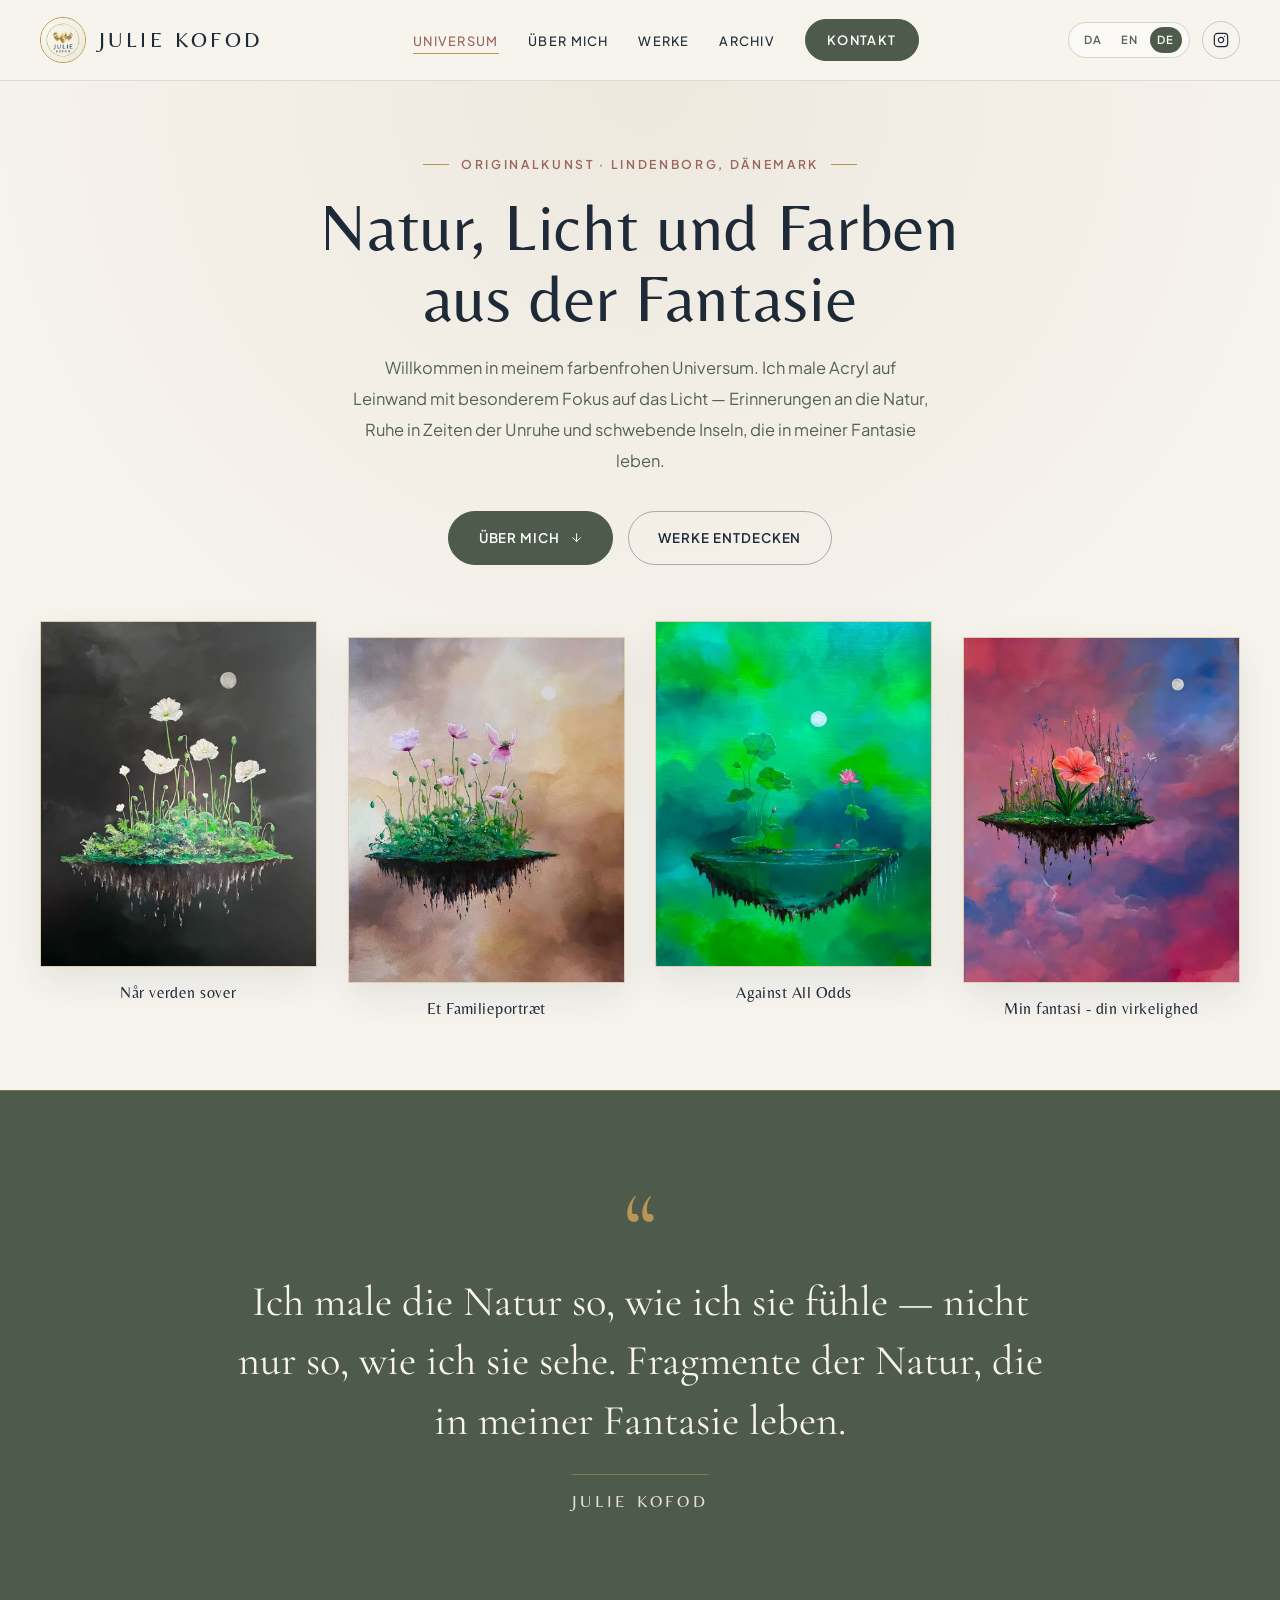
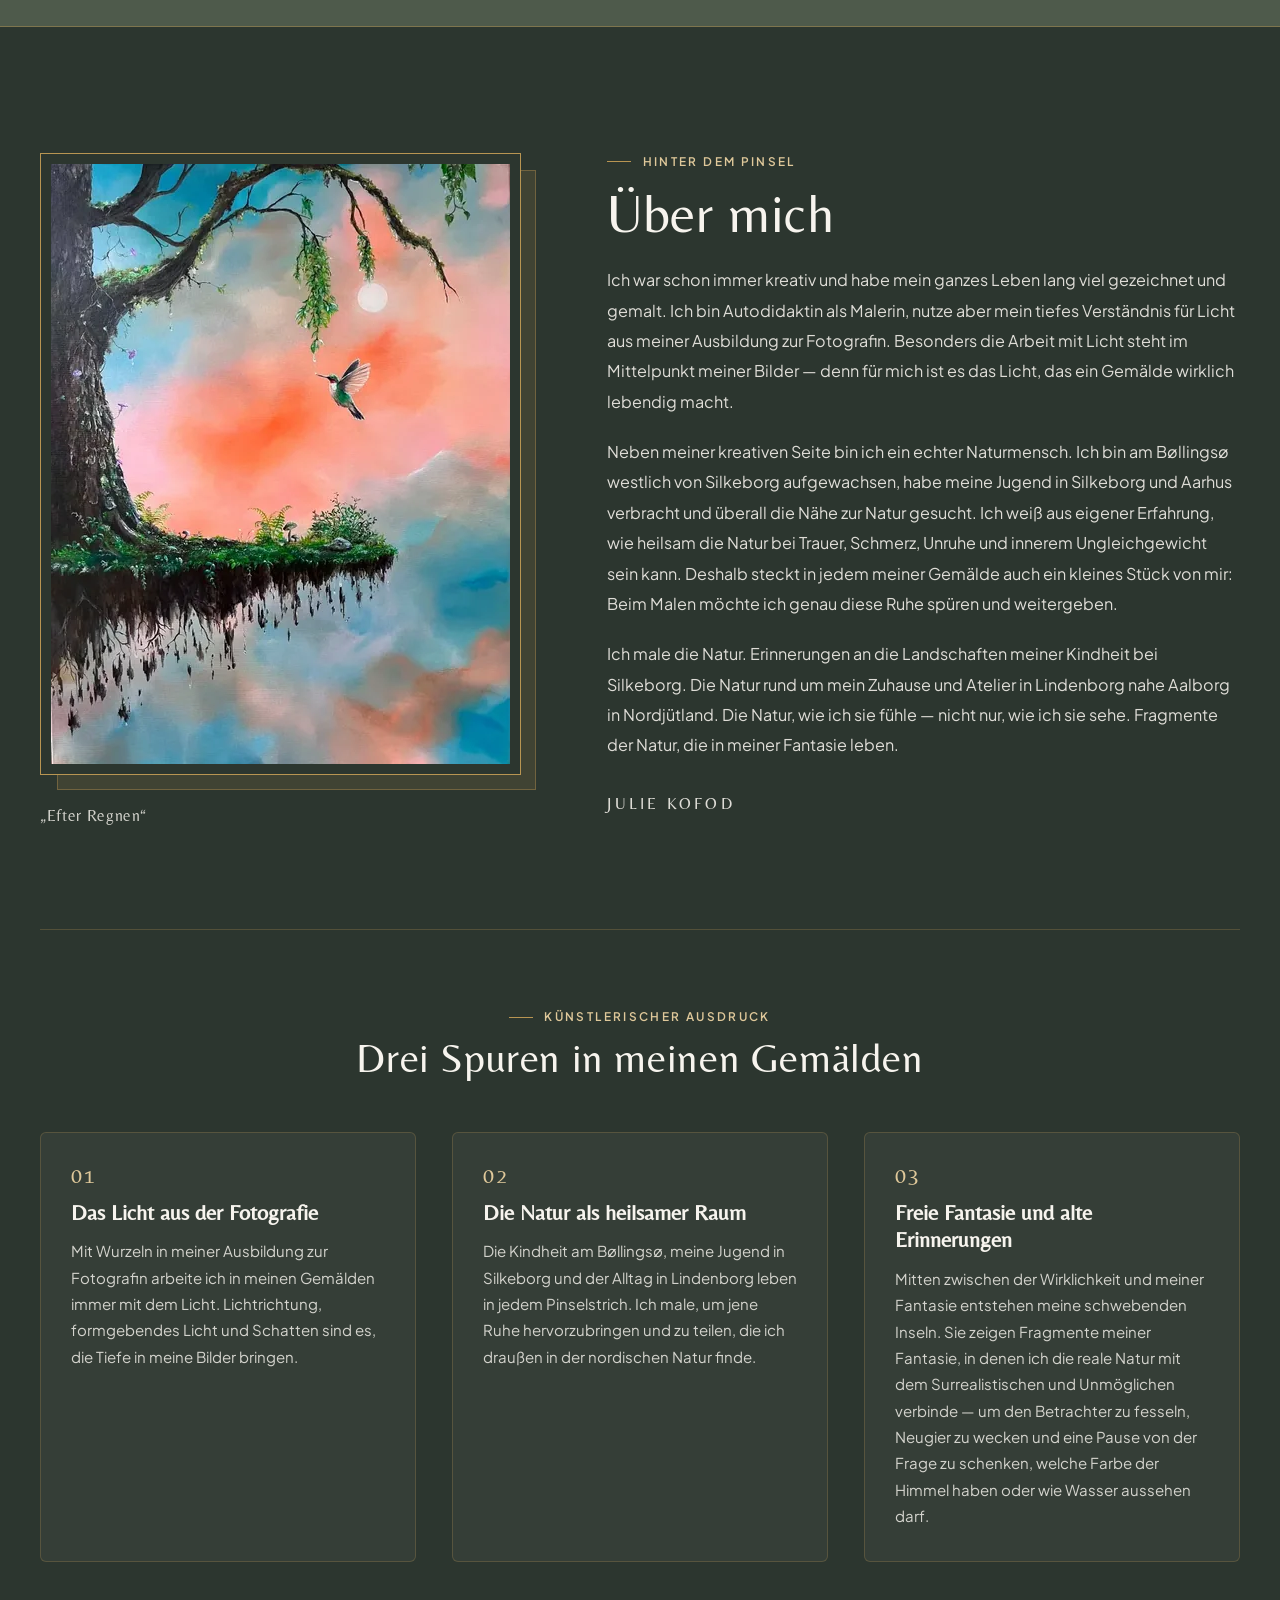
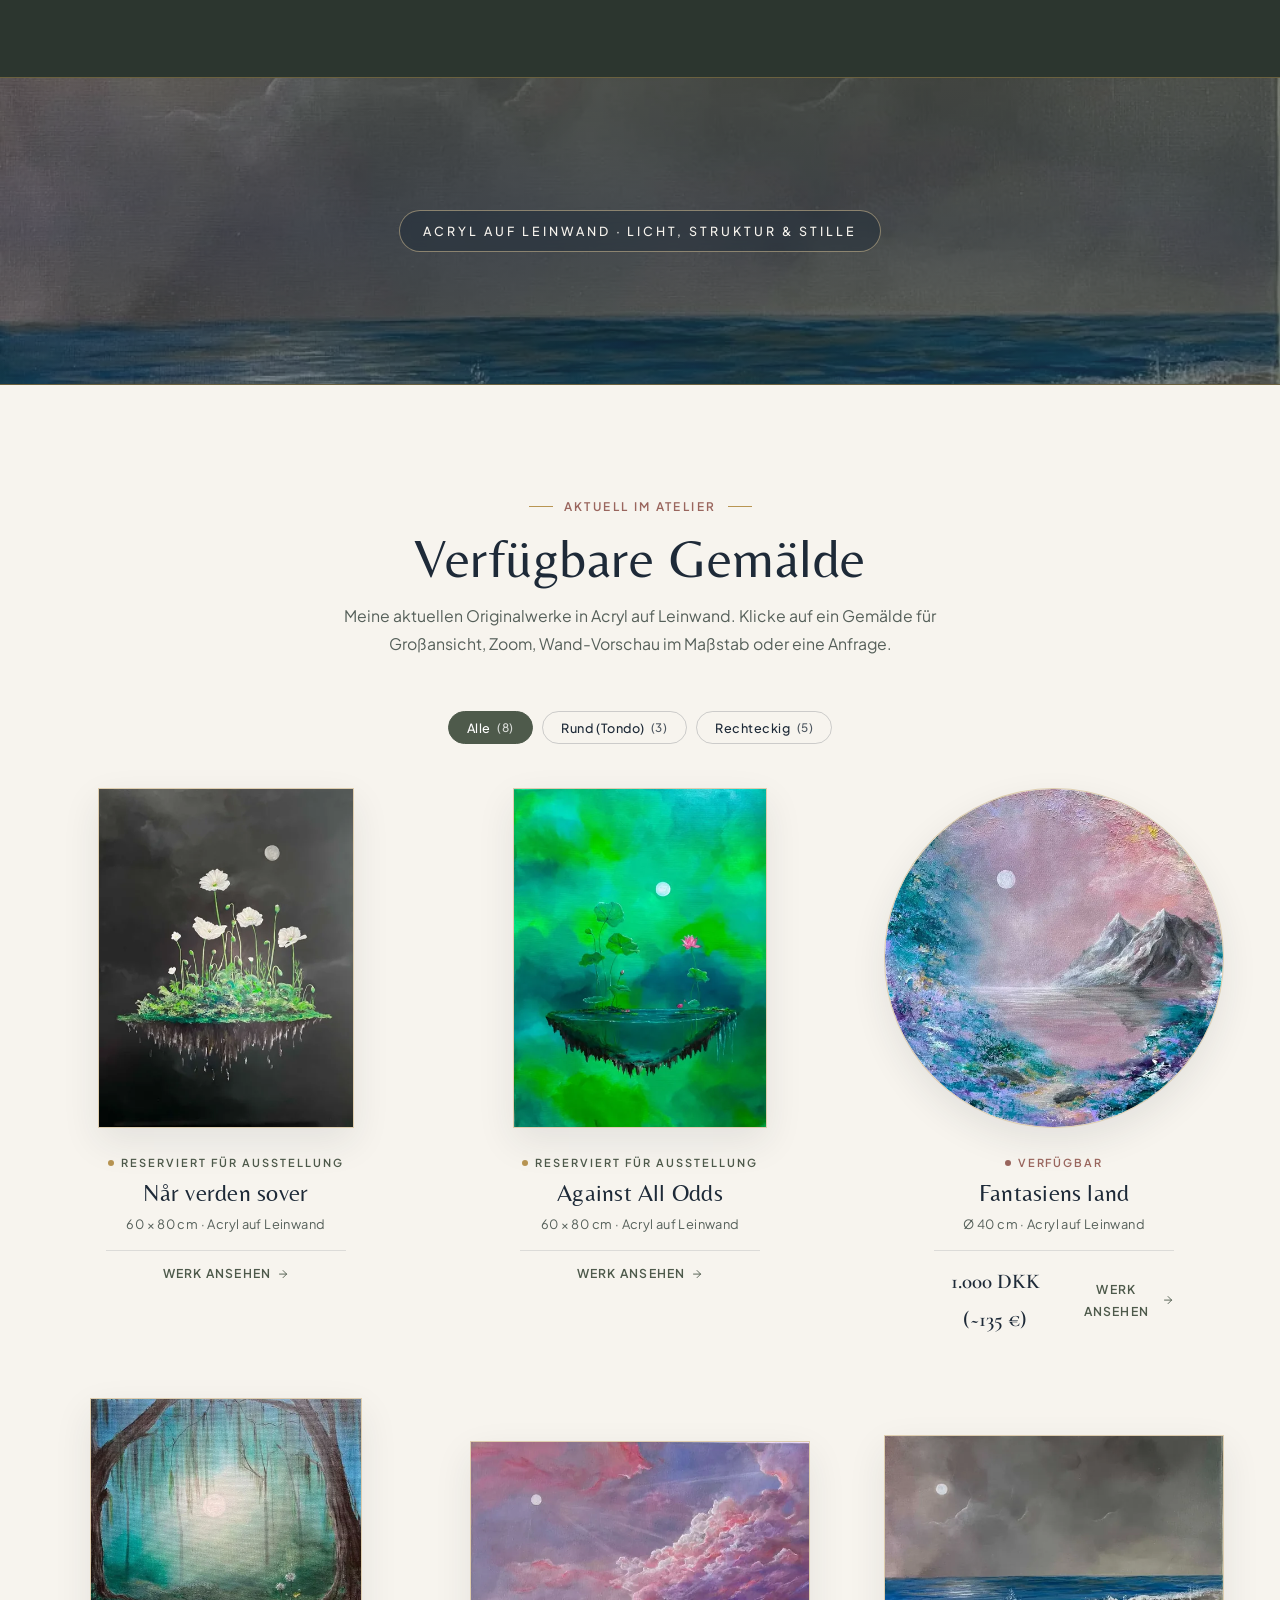
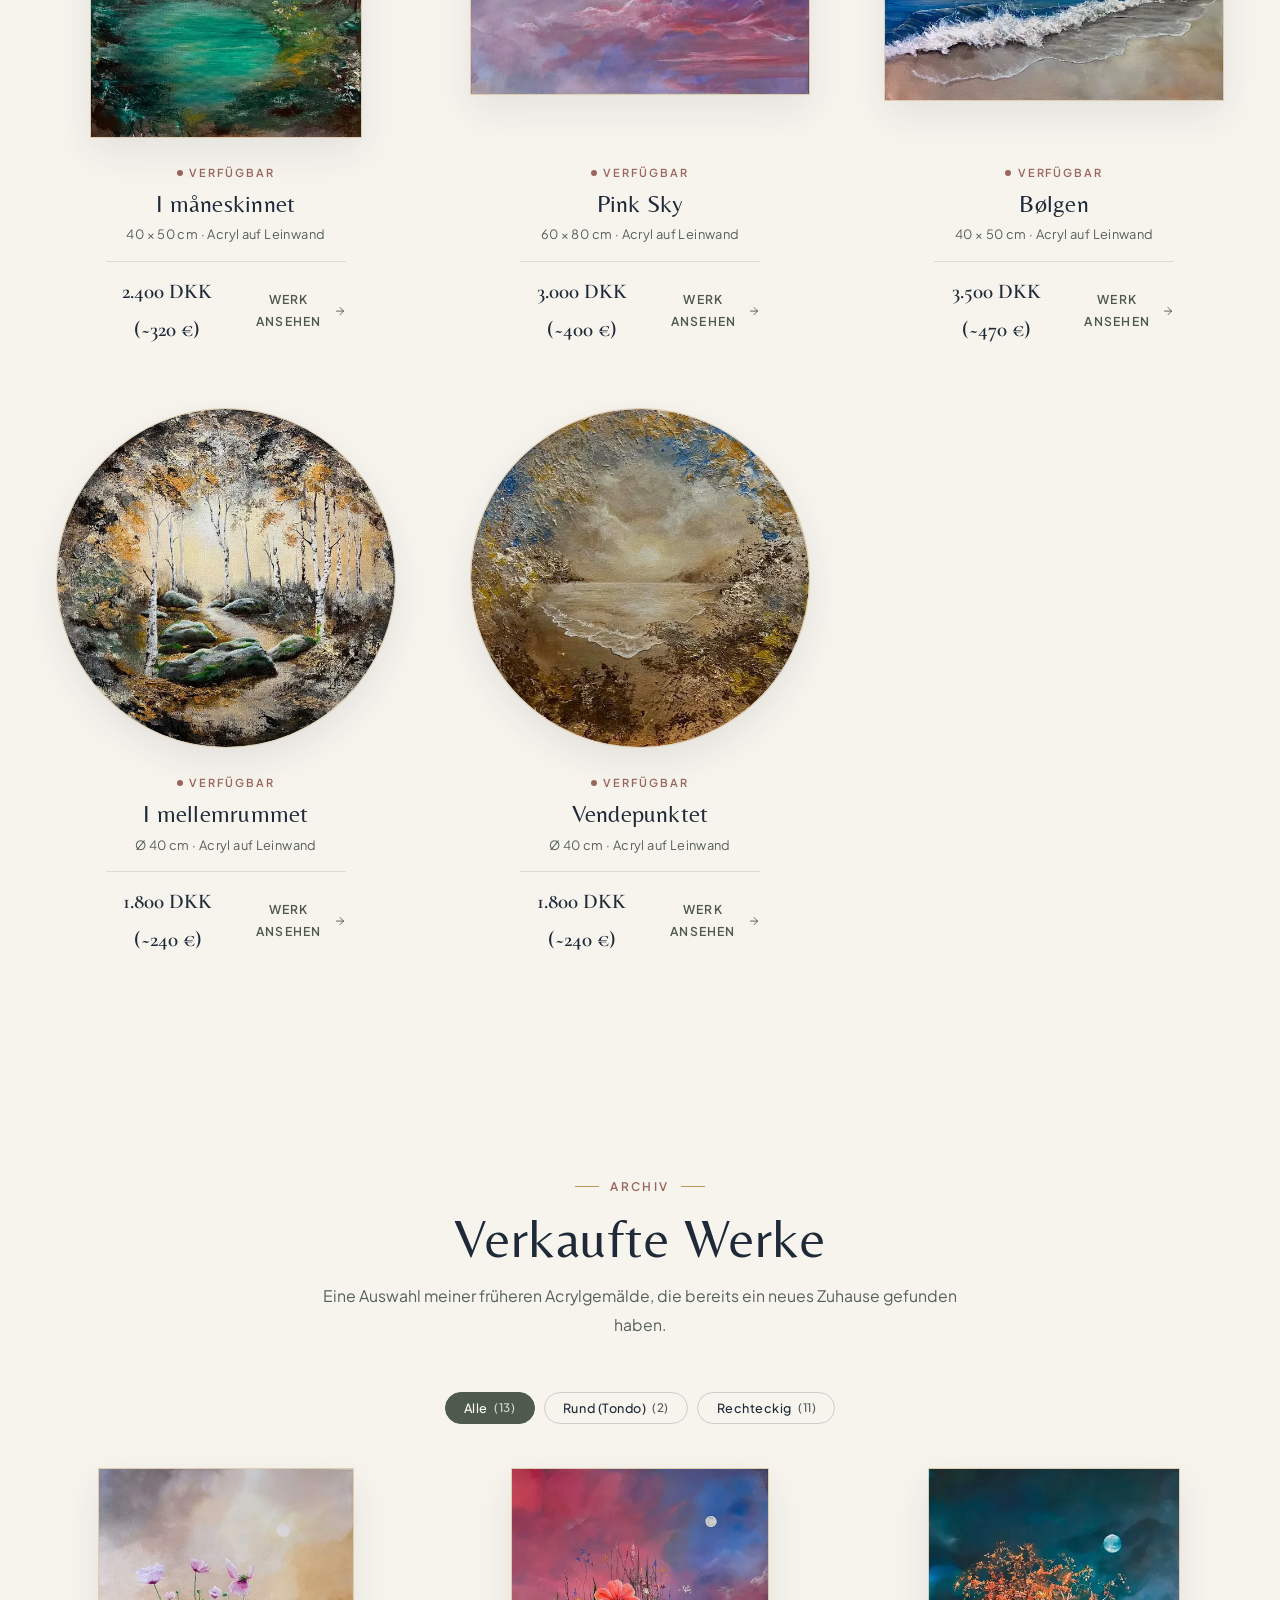
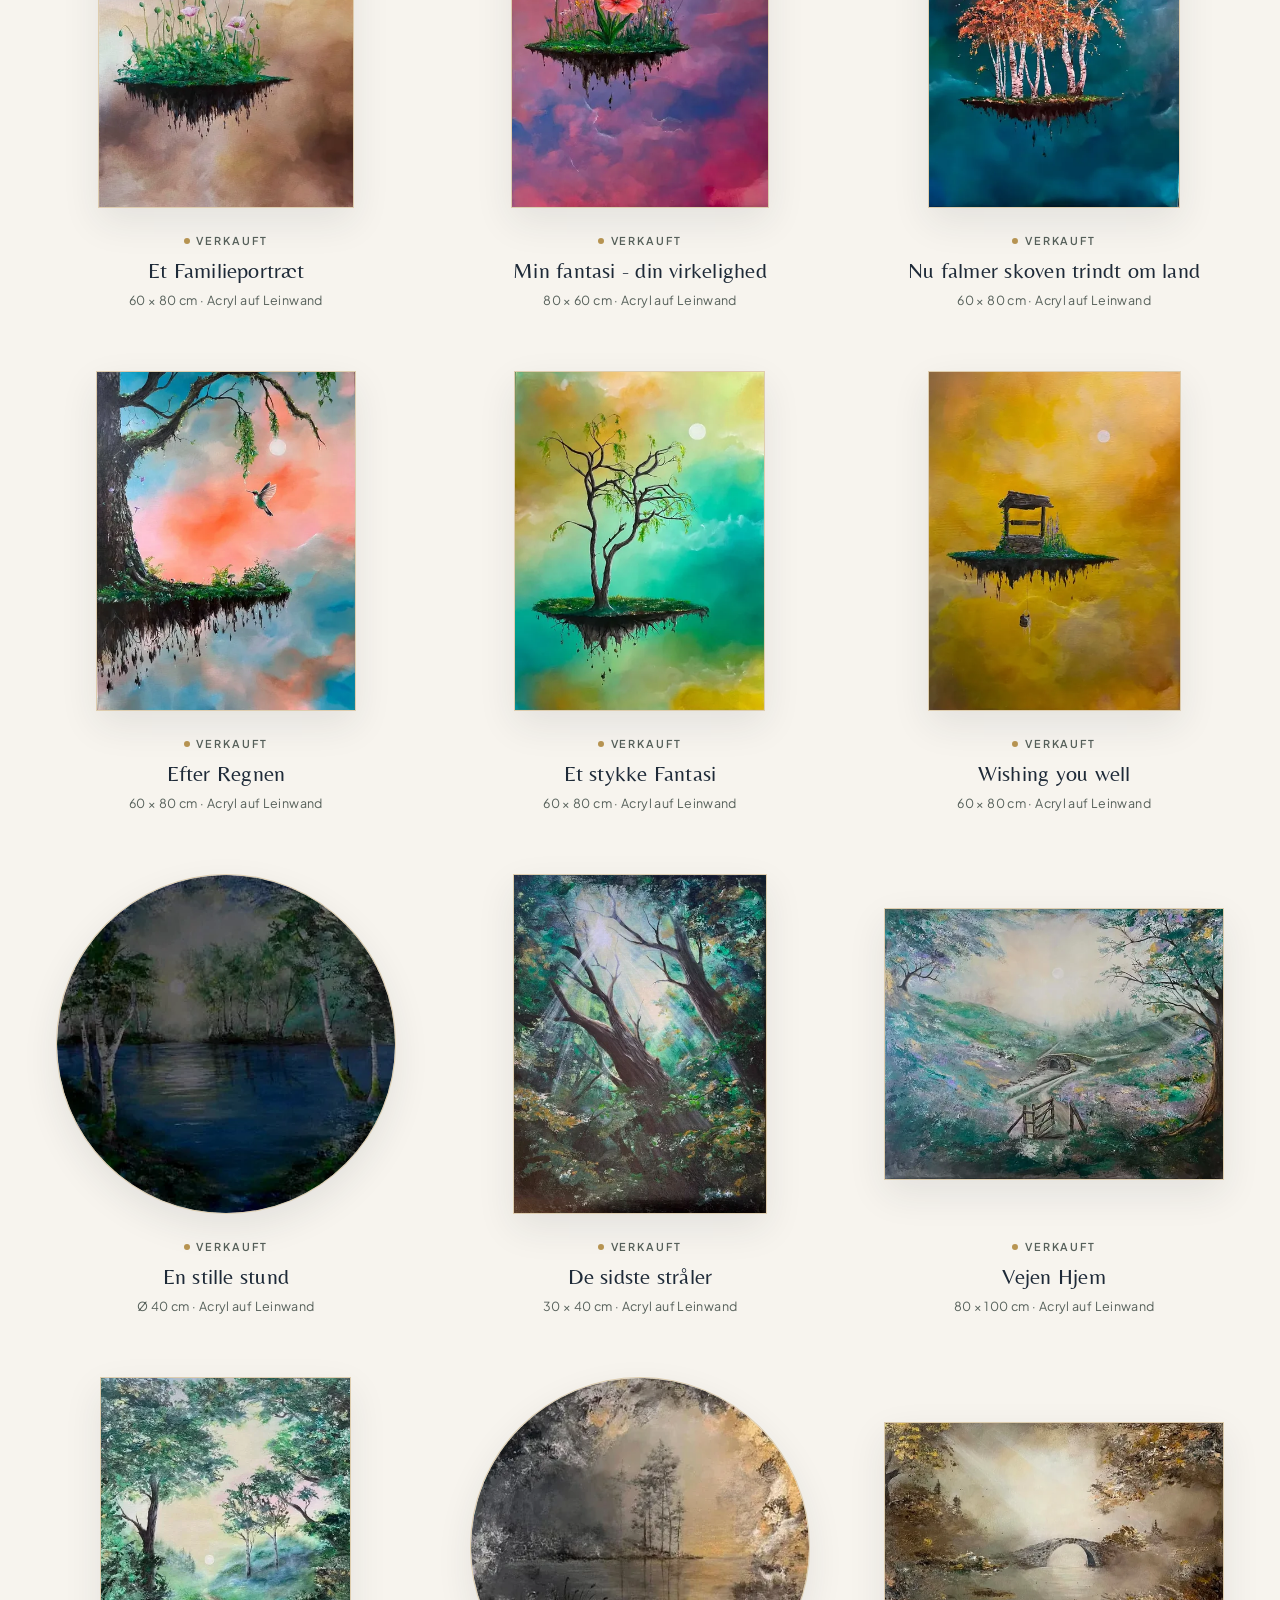
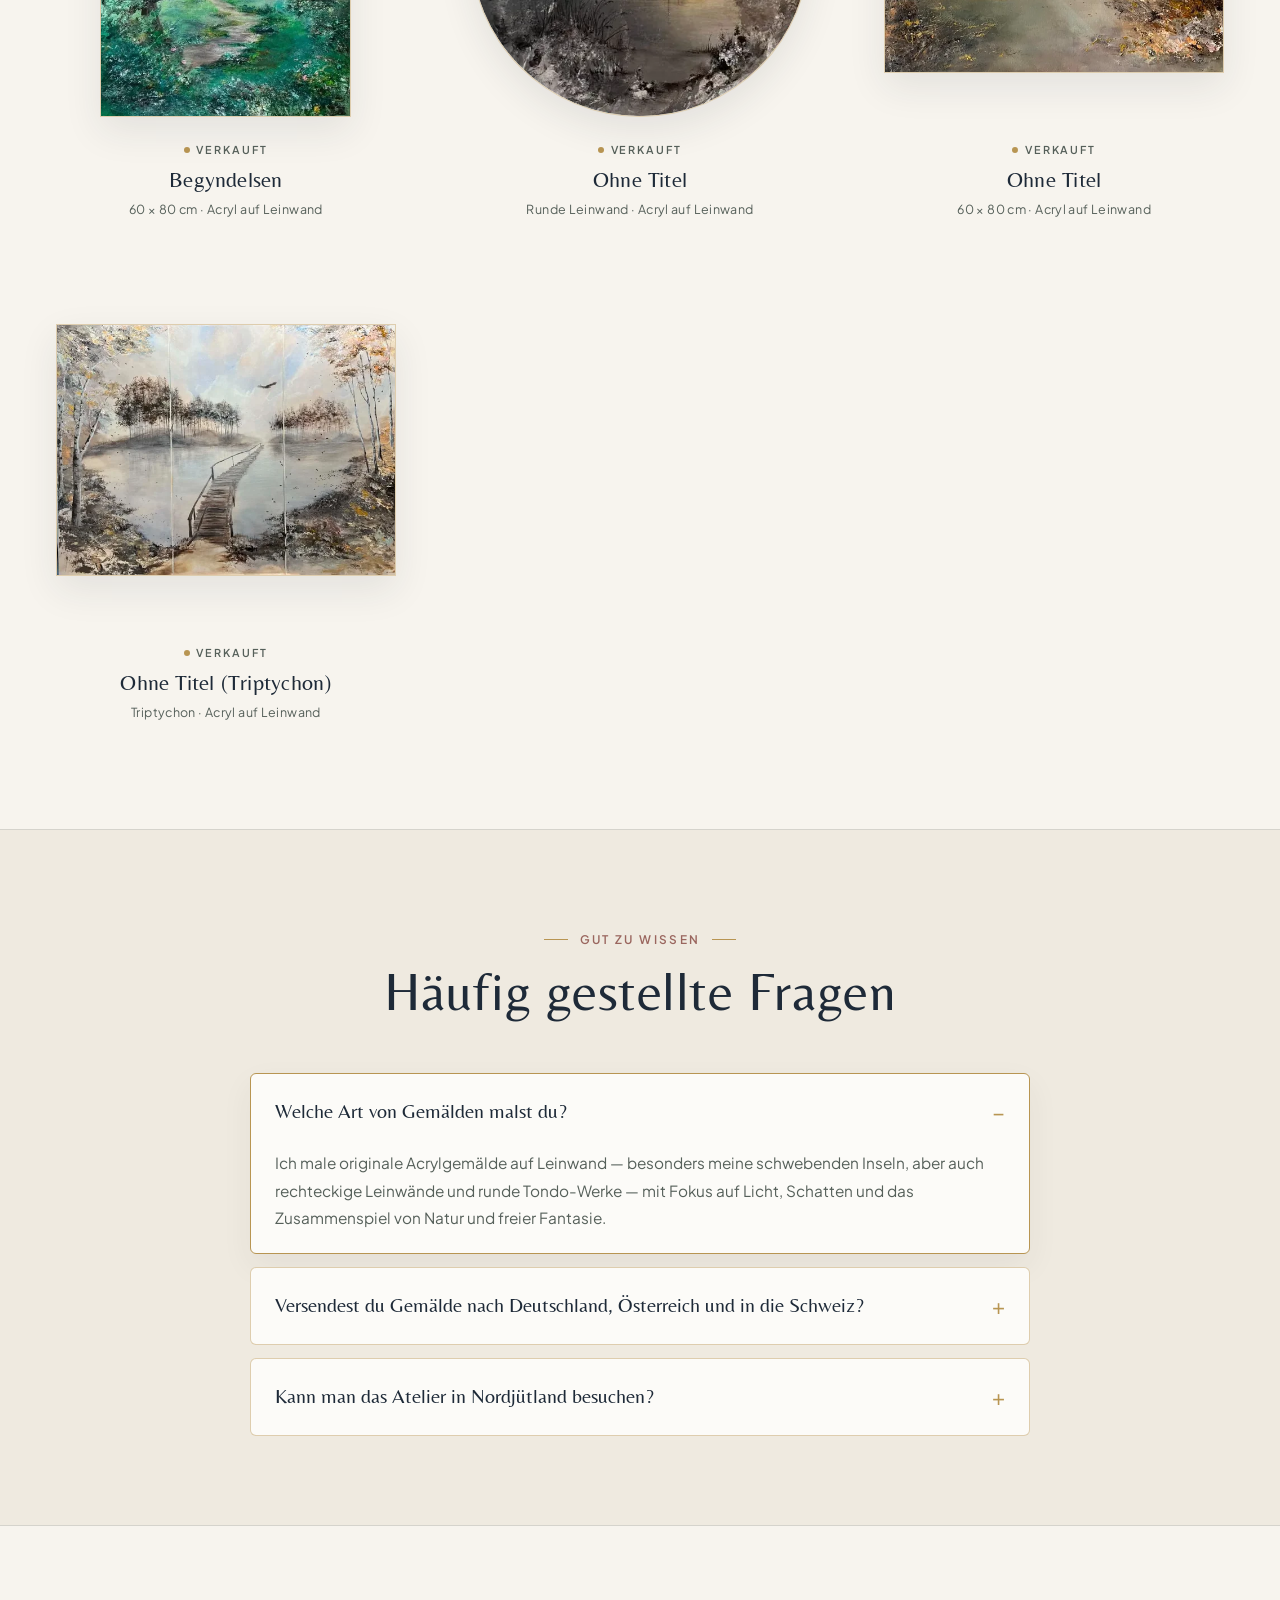
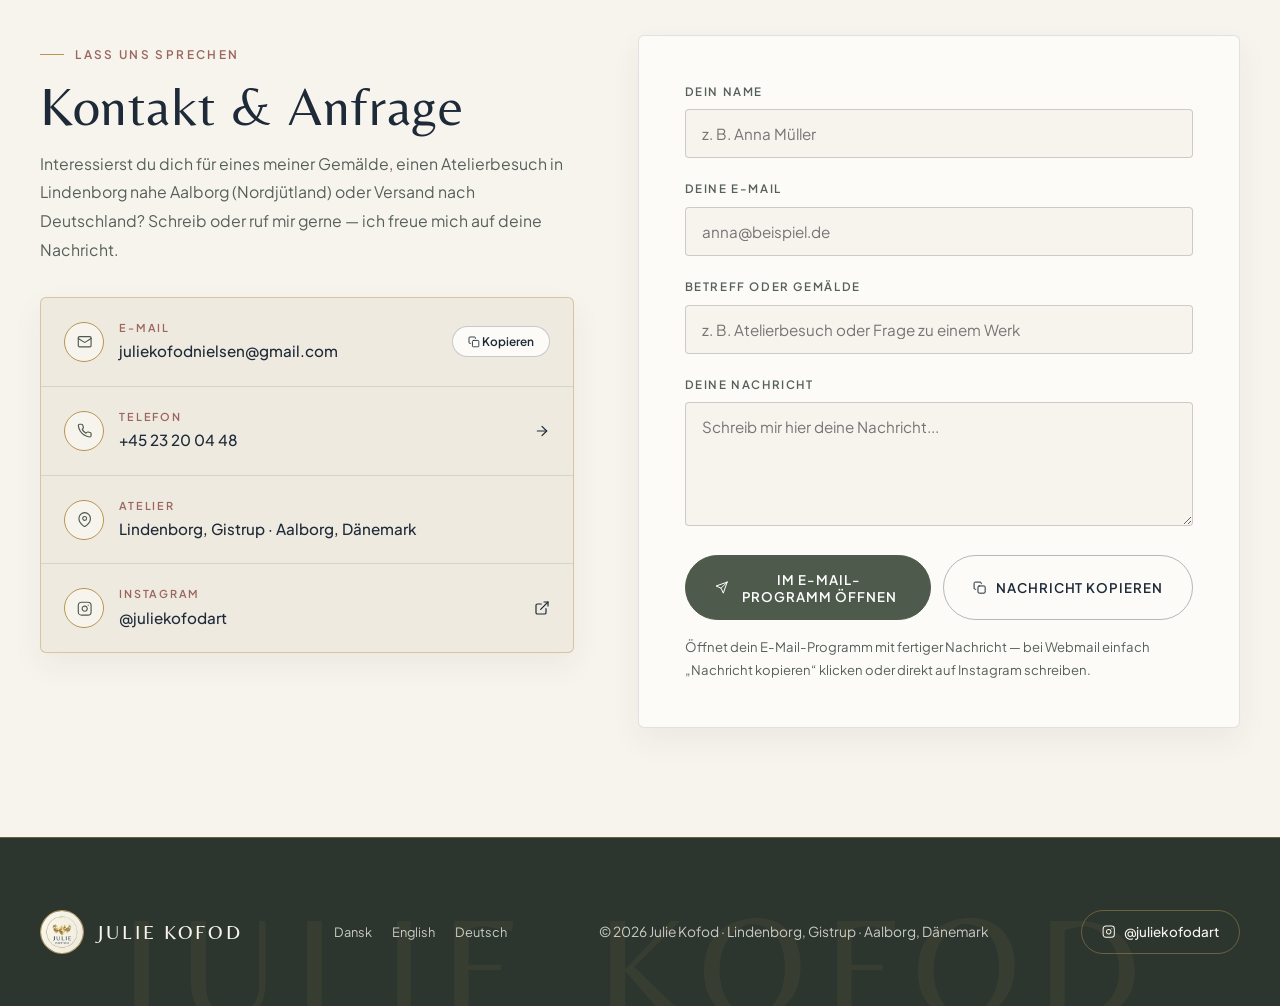
<file: de/index.html>
<!DOCTYPE html>
<html lang="de">

<head>
    <meta charset="UTF-8">
    <meta name="viewport" content="width=device-width, initial-scale=1.0">
    <meta name="description" content="Ich male originale Acrylgemälde auf Leinwand in meinem Atelier in Lindenborg bei Aalborg, Dänemark — schwebende Inseln, runde Tondo-Werke und träumerische Natur.">
    <meta name="robots" content="index, follow, max-image-preview:large, max-snippet:-1, max-video-preview:-1">
    <meta name="author" content="Julie Kofod">
    <meta name="theme-color" content="#F7F4EE">
    <link rel="canonical" href="https://juliekofod.com/de/">
    <link rel="alternate" hreflang="da" href="https://juliekofod.com/">
    <link rel="alternate" hreflang="en" href="https://juliekofod.com/en/">
    <link rel="alternate" hreflang="de" href="https://juliekofod.com/de/">
    <link rel="alternate" hreflang="x-default" href="https://juliekofod.com/">
    <link rel="manifest" href="../site.webmanifest">
    <link rel="icon" type="image/png" href="../assets/favicon.png">
    <link rel="apple-touch-icon" href="../assets/favicon.png">

    <meta property="og:site_name" content="Julie Kofod — Künstlerportfolio">
    <meta property="og:title" content="Julie Kofod — Dänische Malerin | Originale Acrylgemälde">
    <meta property="og:description" content="Willkommen in meinem künstlerischen Universum — schwebende Inseln, Licht, träumerische Natur und originale Acrylgemälde aus meinem Atelier in Nordjütland, Dänemark.">
    <meta property="og:image" content="https://juliekofod.com/assets/til-salg/07-naar-verden-sover.jpg">
    <meta property="og:image:width" content="769">
    <meta property="og:image:height" content="1024">
    <meta property="og:url" content="https://juliekofod.com/de/">
    <meta property="og:type" content="website">
    <meta property="og:locale" content="de_DE">

    <meta name="twitter:card" content="summary_large_image">
    <meta name="twitter:title" content="Julie Kofod — Dänische Malerin | Originale Acrylgemälde">
    <meta name="twitter:description" content="Originale Acrylgemälde, schwebende Inseln und runde Tondo-Leinwände aus meinem Atelier in Nordjütland, Dänemark.">
    <meta name="twitter:image" content="https://juliekofod.com/assets/til-salg/07-naar-verden-sover.jpg">

    <title>Julie Kofod — Dänische Malerin | Originale Acrylgemälde</title>

    <link rel="preload" as="image" href="../assets/thumbs/til-salg/07-naar-verden-sover.webp" fetchpriority="high">

    <script type="application/ld+json">
{
    "@context": "https://schema.org",
    "@graph": [
        {
            "@type": "WebSite",
            "@id": "https://juliekofod.com/de/#website",
            "url": "https://juliekofod.com/de/",
            "name": "Julie Kofod — Künstlerportfolio",
            "inLanguage": "de",
            "publisher": {
                "@id": "https://juliekofod.com/#person"
            }
        },
        {
            "@type": "Person",
            "@id": "https://juliekofod.com/#person",
            "name": "Julie Kofod",
            "url": "https://juliekofod.com/de/",
            "image": "https://juliekofod.com/assets/logo.webp",
            "jobTitle": "Bildende Künstlerin & Malerin",
            "description": "Dänische Malerin und ehemalige Fotografin in Lindenborg nahe Aalborg, Nordjütland. Originale Acrylgemälde, schwebende Inseln und runde Tondo-Leinwände inspiriert von Natur, Licht und Fantasie.",
            "address": {
                "@type": "PostalAddress",
                "addressLocality": "Lindenborg, Gistrup",
                "postalCode": "9260",
                "addressRegion": "Nordjylland",
                "addressCountry": "DK"
            },
            "sameAs": [
                "https://www.instagram.com/juliekofodart/"
            ]
        },
        {
            "@type": "ArtGallery",
            "@id": "https://juliekofod.com/#atelier",
            "name": "Julie Kofod Atelier",
            "url": "https://juliekofod.com/de/",
            "image": "https://juliekofod.com/assets/til-salg/07-naar-verden-sover.jpg",
            "telephone": "+45 23 20 04 48",
            "email": "juliekofodnielsen@gmail.com",
            "priceRange": "€135 - €550",
            "address": {
                "@type": "PostalAddress",
                "addressLocality": "Lindenborg, Gistrup",
                "postalCode": "9260",
                "addressRegion": "Nordjylland",
                "addressCountry": "DK"
            },
            "areaServed": [
                "Denmark",
                "Germany",
                "Europe"
            ],
            "founder": {
                "@id": "https://juliekofod.com/#person"
            }
        },
        {
            "@type": "FAQPage",
            "@id": "https://juliekofod.com/de/#faq",
            "mainEntity": [
                {
                    "@type": "Question",
                    "name": "Welche Art von Gemälden malst du?",
                    "acceptedAnswer": {
                        "@type": "Answer",
                        "text": "Ich male originale Acrylgemälde auf Leinwand — besonders meine schwebenden Inseln, aber auch rechteckige Leinwände und runde Tondo-Werke — mit Fokus auf Licht, Schatten und das Zusammenspiel von Natur und freier Fantasie."
                    }
                },
                {
                    "@type": "Question",
                    "name": "Versendest du Gemälde nach Deutschland, Österreich und in die Schweiz?",
                    "acceptedAnswer": {
                        "@type": "Answer",
                        "text": "Ja, ich verpacke meine Gemälde sicher und sorgfältig und versende sie nach Absprache zuverlässig nach Deutschland, in die DACH-Region und europaweit."
                    }
                },
                {
                    "@type": "Question",
                    "name": "Kann man das Atelier in Nordjütland besuchen?",
                    "acceptedAnswer": {
                        "@type": "Answer",
                        "text": "Ja, sehr gerne! Wenn du in Nordjütland (Nähe Aalborg) bist, kannst du jederzeit eine unverbindliche Besichtigung in meinem Atelier in Lindenborg bei Gistrup vereinbaren."
                    }
                }
            ]
        }
    ]
}
    </script>

    <link rel="preconnect" href="https://fonts.googleapis.com">
    <link rel="preconnect" href="https://fonts.gstatic.com" crossorigin>
    <link href="https://fonts.googleapis.com/css2?family=Belleza&family=Cormorant+Garamond:wght@400;500;600&family=Plus+Jakarta+Sans:wght@400;500;600&display=swap" rel="stylesheet">
    <link rel="stylesheet" href="../index.css?v=202604">
</head>

<body>
    <!-- Inline SVG Icon Sprite -->
    <svg xmlns="http://www.w3.org/2000/svg" style="display:none" aria-hidden="true">
        <symbol id="i-instagram" viewBox="0 0 24 24" fill="none" stroke="currentColor" stroke-width="1.8" stroke-linecap="round" stroke-linejoin="round">
            <rect x="2" y="2" width="20" height="20" rx="5" ry="5"></rect>
            <path d="M16 11.37A4 4 0 1 1 12.63 8 4 4 0 0 1 16 11.37z"></path>
            <line x1="17.5" y1="6.5" x2="17.51" y2="6.5"></line>
        </symbol>
        <symbol id="i-bars" viewBox="0 0 24 24" fill="none" stroke="currentColor" stroke-width="2" stroke-linecap="round">
            <line x1="3" y1="6" x2="21" y2="6"></line>
            <line x1="3" y1="12" x2="21" y2="12"></line>
            <line x1="3" y1="18" x2="21" y2="18"></line>
        </symbol>
        <symbol id="i-times" viewBox="0 0 24 24" fill="none" stroke="currentColor" stroke-width="2" stroke-linecap="round">
            <line x1="18" y1="6" x2="6" y2="18"></line>
            <line x1="6" y1="6" x2="18" y2="18"></line>
        </symbol>
        <symbol id="i-arrow-down" viewBox="0 0 24 24" fill="none" stroke="currentColor" stroke-width="1.8" stroke-linecap="round" stroke-linejoin="round">
            <line x1="12" y1="5" x2="12" y2="19"></line>
            <polyline points="19 12 12 19 5 12"></polyline>
        </symbol>
        <symbol id="i-arrow-right" viewBox="0 0 24 24" fill="none" stroke="currentColor" stroke-width="1.8" stroke-linecap="round" stroke-linejoin="round">
            <line x1="5" y1="12" x2="19" y2="12"></line>
            <polyline points="12 5 19 12 12 19"></polyline>
        </symbol>
        <symbol id="i-palette" viewBox="0 0 24 24" fill="none" stroke="currentColor" stroke-width="1.8" stroke-linecap="round" stroke-linejoin="round">
            <circle cx="13.5" cy="6.5" r=".8" fill="currentColor"></circle>
            <circle cx="17.5" cy="10.5" r=".8" fill="currentColor"></circle>
            <circle cx="8.5" cy="7.5" r=".8" fill="currentColor"></circle>
            <circle cx="6.5" cy="12.5" r=".8" fill="currentColor"></circle>
            <path d="M12 2C6.5 2 2 6.5 2 12s4.5 10 10 10c.93 0 1.5-.75 1.5-1.5 0-.39-.15-.74-.39-1.01-.23-.26-.38-.61-.38-.99 0-.83.67-1.5 1.5-1.5H16c3.31 0 6-2.69 6-6 0-4.96-4.49-9-10-9z"></path>
        </symbol>
        <symbol id="i-envelope" viewBox="0 0 24 24" fill="none" stroke="currentColor" stroke-width="1.8" stroke-linecap="round" stroke-linejoin="round">
            <rect x="2" y="4" width="20" height="16" rx="2"></rect>
            <path d="m22 7-8.97 5.7a1.94 1.94 0 0 1-2.06 0L2 7"></path>
        </symbol>
        <symbol id="i-copy" viewBox="0 0 24 24" fill="none" stroke="currentColor" stroke-width="1.8" stroke-linecap="round" stroke-linejoin="round">
            <rect x="9" y="9" width="13" height="13" rx="2" ry="2"></rect>
            <path d="M5 15H4a2 2 0 0 1-2-2V4a2 2 0 0 1 2-2h9a2 2 0 0 1 2 2v1"></path>
        </symbol>
        <symbol id="i-check" viewBox="0 0 24 24" fill="none" stroke="currentColor" stroke-width="2.2" stroke-linecap="round" stroke-linejoin="round">
            <polyline points="20 6 9 17 4 12"></polyline>
        </symbol>
        <symbol id="i-phone" viewBox="0 0 24 24" fill="none" stroke="currentColor" stroke-width="1.8" stroke-linecap="round" stroke-linejoin="round">
            <path d="M22 16.92v3a2 2 0 0 1-2.18 2 19.79 19.79 0 0 1-8.63-3.07 19.5 19.5 0 0 1-6-6 19.79 19.79 0 0 1-3.07-8.67A2 2 0 0 1 4.11 2h3a2 2 0 0 1 2 1.72 12.84 12.84 0 0 0 .7 2.81 2 2 0 0 1-.45 2.11L8.09 9.91a16 16 0 0 0 6 6l1.27-1.27a2 2 0 0 1 2.11-.45 12.84 12.84 0 0 0 2.81.7A2 2 0 0 1 22 16.92z"></path>
        </symbol>
        <symbol id="i-pin" viewBox="0 0 24 24" fill="none" stroke="currentColor" stroke-width="1.8" stroke-linecap="round" stroke-linejoin="round">
            <path d="M21 10c0 7-9 13-9 13s-9-6-9-13a9 9 0 0 1 18 0z"></path>
            <circle cx="12" cy="10" r="3"></circle>
        </symbol>
        <symbol id="i-external" viewBox="0 0 24 24" fill="none" stroke="currentColor" stroke-width="1.8" stroke-linecap="round" stroke-linejoin="round">
            <path d="M18 13v6a2 2 0 0 1-2 2H5a2 2 0 0 1-2-2V8a2 2 0 0 1 2-2h6"></path>
            <polyline points="15 3 21 3 21 9"></polyline>
            <line x1="10" y1="14" x2="21" y2="3"></line>
        </symbol>
        <symbol id="i-send" viewBox="0 0 24 24" fill="none" stroke="currentColor" stroke-width="1.8" stroke-linecap="round" stroke-linejoin="round">
            <line x1="22" y1="2" x2="11" y2="13"></line>
            <polygon points="22 2 15 22 11 13 2 9 22 2"></polygon>
        </symbol>
        <symbol id="i-minus" viewBox="0 0 24 24" fill="none" stroke="currentColor" stroke-width="2" stroke-linecap="round">
            <line x1="5" y1="12" x2="19" y2="12"></line>
        </symbol>
        <symbol id="i-plus" viewBox="0 0 24 24" fill="none" stroke="currentColor" stroke-width="2" stroke-linecap="round">
            <line x1="12" y1="5" x2="12" y2="19"></line>
            <line x1="5" y1="12" x2="19" y2="12"></line>
        </symbol>
        <symbol id="i-link" viewBox="0 0 24 24" fill="none" stroke="currentColor" stroke-width="1.8" stroke-linecap="round" stroke-linejoin="round">
            <path d="M10 13a5 5 0 0 0 7.54.54l3-3a5 5 0 0 0-7.07-7.07l-1.72 1.71"></path>
            <path d="M14 11a5 5 0 0 0-7.54-.54l-3 3a5 5 0 0 0 7.07 7.07l1.71-1.71"></path>
        </symbol>
        <symbol id="i-expand" viewBox="0 0 24 24" fill="none" stroke="currentColor" stroke-width="1.8" stroke-linecap="round" stroke-linejoin="round">
            <polyline points="15 3 21 3 21 9"></polyline>
            <polyline points="9 21 3 21 3 15"></polyline>
            <line x1="21" y1="3" x2="14" y2="10"></line>
            <line x1="3" y1="21" x2="10" y2="14"></line>
        </symbol>
        <symbol id="i-compress" viewBox="0 0 24 24" fill="none" stroke="currentColor" stroke-width="1.8" stroke-linecap="round" stroke-linejoin="round">
            <polyline points="4 14 10 14 10 20"></polyline>
            <polyline points="20 10 14 10 14 4"></polyline>
            <line x1="14" y1="10" x2="21" y2="3"></line>
            <line x1="3" y1="21" x2="10" y2="14"></line>
        </symbol>
        <symbol id="i-chevron-left" viewBox="0 0 24 24" fill="none" stroke="currentColor" stroke-width="2" stroke-linecap="round" stroke-linejoin="round">
            <polyline points="15 18 9 12 15 6"></polyline>
        </symbol>
        <symbol id="i-chevron-right" viewBox="0 0 24 24" fill="none" stroke="currentColor" stroke-width="2" stroke-linecap="round" stroke-linejoin="round">
            <polyline points="9 18 15 12 9 6"></polyline>
        </symbol>
        <symbol id="i-wall" viewBox="0 0 24 24" fill="none" stroke="currentColor" stroke-width="1.8" stroke-linecap="round" stroke-linejoin="round">
            <rect x="6" y="3" width="12" height="9" rx="1"></rect>
            <path d="M3 17h18v3H3z"></path>
            <path d="M5 17v-2a2 2 0 0 1 2-2h10a2 2 0 0 1 2 2v2"></path>
        </symbol>
    </svg>

    <a href="#main-content" class="skip-link">Zum Inhalt springen</a>

    <header class="site-header" id="site-header">
        <div class="container nav-bar">
            <a href="#start" class="brand-link" aria-label="Julie Kofod">
                <img src="../assets/logo.webp" alt="Julie Kofod logo" class="brand-logo-thumb" id="nav-logo" width="44" height="44">
                <span class="brand-wordmark">Julie Kofod</span>
            </a>

            <nav aria-label="Main navigation">
                <ul class="nav-links">
                    <li><a href="#start">Universum</a></li>
                    <li><a href="#om">Über mich</a></li>
                    <li><a href="#til-salg">Werke</a></li>
                    <li><a href="#solgte">Archiv</a></li>
                    <li><a href="#kontakt" class="nav-kontakt-pill">Kontakt</a></li>
                </ul>
            </nav>

            <div class="nav-utilities">
                <div class="lang-switcher" aria-label="Language">
                    <a href="/" hreflang="da">DA</a>
                    <a href="/en/" class="" hreflang="en">EN</a>
                    <a href="/de/" class="active" hreflang="de" aria-current="page">DE</a>
                </div>
                <a href="https://www.instagram.com/juliekofodart/" target="_blank" rel="noopener noreferrer"
                    class="nav-instagram" id="nav-instagram" aria-label="Julie Kofod Instagram">
                    <svg class="icon" aria-hidden="true"><use href="#i-instagram"></use></svg>
                </a>
            </div>

            <button type="button" class="mobile-menu-toggle" id="mobile-menu-open" aria-label="Menü öffnen" aria-expanded="false" aria-controls="mobile-drawer">
                <svg class="icon" aria-hidden="true"><use href="#i-bars"></use></svg>
            </button>
        </div>
    </header>

    <div class="mobile-drawer" id="mobile-drawer" role="dialog" aria-modal="true" aria-label="Mobile Navigation" aria-hidden="true">
        <div class="mobile-drawer-panel">
            <div class="mobile-drawer-top">
                <span class="brand-wordmark">Julie Kofod</span>
                <button type="button" class="mobile-drawer-close" id="mobile-menu-close" aria-label="Menü schließen">
                    <svg class="icon" aria-hidden="true"><use href="#i-times"></use></svg>
                </button>
            </div>
            <ul class="mobile-drawer-links">
                <li><a href="#start" class="drawer-link">Universum</a></li>
                <li><a href="#om" class="drawer-link">Über mich</a></li>
                <li><a href="#til-salg" class="drawer-link">Werke</a></li>
                <li><a href="#solgte" class="drawer-link">Archiv</a></li>
                <li><a href="#kontakt" class="drawer-link">Kontakt</a></li>
            </ul>
            <div class="drawer-lang" aria-label="Language">
                <a href="/" hreflang="da">Dansk</a>
                <a href="/en/" class="" hreflang="en">English</a>
                <a href="/de/" class="active" hreflang="de">Deutsch</a>
            </div>
            <a href="https://www.instagram.com/juliekofodart/" target="_blank" rel="noopener noreferrer"
                class="btn btn-aqua" id="drawer-instagram">
                <svg class="icon" aria-hidden="true"><use href="#i-instagram"></use></svg> @juliekofodart
            </a>
        </div>
    </div>

    <main id="main-content">
        <section id="start" class="portfolio-hero">
            <div class="container">
                <div class="portfolio-hero-header">
                    <span class="hero-eyebrow" id="hero-overtitel">Originalkunst · Lindenborg, Dänemark</span>
                    <h1 class="hero-title" id="hero-titel">Natur, Licht und Farben aus der Fantasie</h1>
                    <p class="hero-text" id="hero-tekst">Willkommen in meinem farbenfrohen Universum. Ich male Acryl auf Leinwand mit besonderem Fokus auf das Licht — Erinnerungen an die Natur, Ruhe in Zeiten der Unruhe und schwebende Inseln, die in meiner Fantasie leben.</p>
                    <div class="hero-actions">
                        <a href="#om" class="btn btn-pink">
                            <span id="hero-knap-primaer">Über mich</span>
                            <svg class="icon" aria-hidden="true"><use href="#i-arrow-down"></use></svg>
                        </a>
                        <a href="#til-salg" class="btn btn-aqua">
                            <span id="hero-knap-sekundaer">Werke entdecken</span>
                        </a>
                    </div>
                </div>

                <div class="hero-mosaic">
                    <figure class="mosaic-tile" id="hero-frame-main" role="button" tabindex="0">
                        <img src="../assets/thumbs/til-salg/07-naar-verden-sover.webp" alt="Når verden sover — Julie Kofod" id="hero-img-main" width="451" height="600" fetchpriority="high" decoding="async">
                        <figcaption>Når verden sover</figcaption>
                    </figure>
                    <figure class="mosaic-tile mosaic-tile--tall" data-hero-id="et-familieportraet" role="button" tabindex="0">
                        <img src="../assets/thumbs/solgt/solgt-01.webp" alt="Et Familieportræt — Julie Kofod" width="446" height="600" fetchpriority="high" decoding="async">
                        <figcaption>Et Familieportræt</figcaption>
                    </figure>
                    <figure class="mosaic-tile" id="hero-frame-round" role="button" tabindex="0">
                        <img src="../assets/thumbs/til-salg/08-against-all-odds.webp" alt="Against All Odds — Julie Kofod" id="hero-img-round" width="448" height="600" loading="eager" decoding="async">
                        <figcaption>Against All Odds</figcaption>
                    </figure>
                    <figure class="mosaic-tile mosaic-tile--tall" data-hero-id="min-fantasi-din-virkelighed" role="button" tabindex="0">
                        <img src="../assets/thumbs/solgt/solgt-03.webp" alt="Min fantasi - din virkelighed — Julie Kofod" width="467" height="600" loading="eager" decoding="async">
                        <figcaption>Min fantasi - din virkelighed</figcaption>
                    </figure>
                </div>
            </div>
        </section>

        <section class="quote-band">
            <div class="container quote-band-inner reveal">
                <span class="quote-mark" aria-hidden="true">“</span>
                <blockquote class="quote-text" id="citat-tekst">Ich male die Natur so, wie ich sie fühle — nicht nur so, wie ich sie sehe. Fragmente der Natur, die in meiner Fantasie leben.</blockquote>
                <p class="quote-author" id="citat-forfatter">Julie Kofod</p>
            </div>
        </section>

        <section id="om" class="about-section">
            <div class="container">
                <div class="about-grid">
                    <div class="about-media reveal">
                        <div class="about-image-frame">
                            <img src="../assets/thumbs/solgt/solgt-07.webp" alt="Efter Regnen — Julie Kofod" id="om-billede" width="459" height="600" loading="lazy" decoding="async">
                        </div>
                        <p class="about-media-caption">„Efter Regnen“</p>
                    </div>

                    <div class="about-copy reveal">
                        <span class="eyebrow" id="om-overtitel">Hinter dem Pinsel</span>
                        <h2 class="section-title" id="om-overskrift">Über mich</h2>
                        <div id="om-afsnit">
                            <p>Ich war schon immer kreativ und habe mein ganzes Leben lang viel gezeichnet und gemalt. Ich bin Autodidaktin als Malerin, nutze aber mein tiefes Verständnis für Licht aus meiner Ausbildung zur Fotografin. Besonders die Arbeit mit Licht steht im Mittelpunkt meiner Bilder — denn für mich ist es das Licht, das ein Gemälde wirklich lebendig macht.</p>
                            <p>Neben meiner kreativen Seite bin ich ein echter Naturmensch. Ich bin am Bøllingsø westlich von Silkeborg aufgewachsen, habe meine Jugend in Silkeborg und Aarhus verbracht und überall die Nähe zur Natur gesucht. Ich weiß aus eigener Erfahrung, wie heilsam die Natur bei Trauer, Schmerz, Unruhe und innerem Ungleichgewicht sein kann. Deshalb steckt in jedem meiner Gemälde auch ein kleines Stück von mir: Beim Malen möchte ich genau diese Ruhe spüren und weitergeben.</p>
                            <p>Ich male die Natur. Erinnerungen an die Landschaften meiner Kindheit bei Silkeborg. Die Natur rund um mein Zuhause und Atelier in Lindenborg nahe Aalborg in Nordjütland. Die Natur, wie ich sie fühle — nicht nur, wie ich sie sehe. Fragmente der Natur, die in meiner Fantasie leben.</p>
                        </div>
                        <p class="about-signature" id="om-underskrift">Julie Kofod</p>
                    </div>
                </div>

                <div class="expression-band reveal">
                    <div class="expression-header">
                        <span class="eyebrow">Künstlerischer Ausdruck</span>
                        <h3>Drei Spuren in meinen Gemälden</h3>
                    </div>
                    <div class="expression-grid">
                        <article class="expression-pillar">
                            <span class="pillar-num">01</span>
                            <h4>Das Licht aus der Fotografie</h4>
                            <p>Mit Wurzeln in meiner Ausbildung zur Fotografin arbeite ich in meinen Gemälden immer mit dem Licht. Lichtrichtung, formgebendes Licht und Schatten sind es, die Tiefe in meine Bilder bringen.</p>
                        </article>
                        <article class="expression-pillar">
                            <span class="pillar-num">02</span>
                            <h4>Die Natur als heilsamer Raum</h4>
                            <p>Die Kindheit am Bøllingsø, meine Jugend in Silkeborg und der Alltag in Lindenborg leben in jedem Pinselstrich. Ich male, um jene Ruhe hervorzubringen und zu teilen, die ich draußen in der nordischen Natur finde.</p>
                        </article>
                        <article class="expression-pillar">
                            <span class="pillar-num">03</span>
                            <h4>Freie Fantasie und alte Erinnerungen</h4>
                            <p>Mitten zwischen der Wirklichkeit und meiner Fantasie entstehen meine schwebenden Inseln. Sie zeigen Fragmente meiner Fantasie, in denen ich die reale Natur mit dem Surrealistischen und Unmöglichen verbinde — um den Betrachter zu fesseln, Neugier zu wecken und eine Pause von der Frage zu schenken, welche Farbe der Himmel haben oder wie Wasser aussehen darf.</p>
                        </article>
                    </div>
                </div>
            </div>
        </section>

        <div class="texture-interlude" aria-hidden="true">
            <img src="../assets/til-salg/04-havboelger-maane.webp" alt="" loading="lazy" decoding="async">
            <div class="texture-interlude-caption">
                <span>Acryl auf Leinwand · Licht, Struktur &amp; Stille</span>
            </div>
        </div>

        <section id="til-salg" class="gallery-section">
            <div class="container">
                <div class="section-header centered reveal">
                    <span class="eyebrow" id="salg-overtitel">Aktuell im Atelier</span>
                    <h2 class="section-title" id="salg-overskrift">Verfügbare Gemälde</h2>
                    <p class="section-intro" id="salg-intro">Meine aktuellen Originalwerke in Acryl auf Leinwand. Klicke auf ein Gemälde für Großansicht, Zoom, Wand-Vorschau im Maßstab oder eine Anfrage.</p>
                </div>
                <div class="filter-bar filter-bar--centered reveal" id="sale-filters" role="group"></div>
                <div class="sale-grid" id="sale-grid"></div>
            </div>
        </section>

        <section id="solgte" class="sold-section">
            <div class="container">
                <div class="section-header centered reveal">
                    <span class="eyebrow" id="solgte-overtitel">Archiv</span>
                    <h2 class="section-title" id="solgte-overskrift">Verkaufte Werke</h2>
                    <p class="section-intro" id="solgte-intro">Eine Auswahl meiner früheren Acrylgemälde, die bereits ein neues Zuhause gefunden haben.</p>
                </div>
                <div class="filter-bar filter-bar--centered reveal" id="sold-filters" role="group"></div>
                <div class="sold-masonry" id="sold-grid"></div>
            </div>
        </section>

        <section id="faq" class="faq-section" aria-labelledby="faq-heading">
            <div class="container">
                <div class="section-header centered reveal">
                    <span class="eyebrow">Gut zu wissen</span>
                    <h2 class="section-title" id="faq-heading">Häufig gestellte Fragen</h2>
                </div>
                <div class="faq-list reveal">
                    <details class="faq-item" open>
                        <summary>Welche Art von Gemälden malst du?</summary>
                        <div class="faq-answer">Ich male originale Acrylgemälde auf Leinwand — besonders meine schwebenden Inseln, aber auch rechteckige Leinwände und runde Tondo-Werke — mit Fokus auf Licht, Schatten und das Zusammenspiel von Natur und freier Fantasie.</div>
                    </details>
                    <details class="faq-item">
                        <summary>Versendest du Gemälde nach Deutschland, Österreich und in die Schweiz?</summary>
                        <div class="faq-answer">Ja, ich verpacke meine Gemälde sicher und sorgfältig und versende sie nach Absprache zuverlässig nach Deutschland, in die DACH-Region und europaweit.</div>
                    </details>
                    <details class="faq-item">
                        <summary>Kann man das Atelier in Nordjütland besuchen?</summary>
                        <div class="faq-answer">Ja, sehr gerne! Wenn du in Nordjütland (Nähe Aalborg) bist, kannst du jederzeit eine unverbindliche Besichtigung in meinem Atelier in Lindenborg bei Gistrup vereinbaren.</div>
                    </details>
                </div>
            </div>
        </section>

        <section id="kontakt" class="contact-section">
            <div class="container contact-grid">
                <div class="contact-info reveal">
                    <span class="eyebrow" id="kontakt-overtitel">Lass uns sprechen</span>
                    <h2 class="section-title" id="kontakt-overskrift">Kontakt &amp; Anfrage</h2>
                    <p class="section-intro" id="kontakt-tekst">Interessierst du dich für eines meiner Gemälde, einen Atelierbesuch in Lindenborg nahe Aalborg (Nordjütland) oder Versand nach Deutschland? Schreib oder ruf mir gerne — ich freue mich auf deine Nachricht.</p>

                    <div class="contact-channels">
                        <div class="channel-card">
                            <a href="mailto:juliekofodnielsen@gmail.com" class="channel-left" id="kontakt-email-link">
                                <span class="channel-icon" aria-hidden="true"><svg class="icon"><use href="#i-envelope"></use></svg></span>
                                <span>
                                    <span class="channel-label">E-Mail</span>
                                    <span class="channel-value" id="kontakt-email-text">juliekofodnielsen@gmail.com</span>
                                </span>
                            </a>
                            <button type="button" class="copy-email-btn" id="copy-email-btn">
                                <svg class="icon" aria-hidden="true"><use href="#i-copy"></use></svg> Kopieren
                            </button>
                        </div>

                        <a href="tel:+4523200448" class="channel-card" id="kontakt-telefon-link">
                            <span class="channel-left">
                                <span class="channel-icon" aria-hidden="true"><svg class="icon"><use href="#i-phone"></use></svg></span>
                                <span>
                                    <span class="channel-label">Telefon</span>
                                    <span class="channel-value" id="kontakt-telefon-text">+45 23 20 04 48</span>
                                </span>
                            </span>
                            <svg class="icon" aria-hidden="true"><use href="#i-arrow-right"></use></svg>
                        </a>

                        <div class="channel-card channel-card--static">
                            <span class="channel-left">
                                <span class="channel-icon" aria-hidden="true"><svg class="icon"><use href="#i-pin"></use></svg></span>
                                <span>
                                    <span class="channel-label">Atelier</span>
                                    <span class="channel-value" id="kontakt-by-text">Lindenborg, Gistrup · Aalborg, Dänemark</span>
                                </span>
                            </span>
                        </div>

                        <a href="https://www.instagram.com/juliekofodart/" target="_blank" rel="noopener noreferrer" class="channel-card" id="kontakt-instagram-link">
                            <span class="channel-left">
                                <span class="channel-icon" aria-hidden="true"><svg class="icon"><use href="#i-instagram"></use></svg></span>
                                <span>
                                    <span class="channel-label">Instagram</span>
                                    <span class="channel-value" id="kontakt-instagram-text">@juliekofodart</span>
                                </span>
                            </span>
                            <svg class="icon" aria-hidden="true"><use href="#i-external"></use></svg>
                        </a>
                    </div>
                </div>

                <div class="contact-form-card reveal">
                    <form id="contact-form">
                        <div class="form-row">
                            <label for="form-name">Dein Name</label>
                            <input type="text" id="form-name" name="name" autocomplete="name" placeholder="z. B. Anna Müller" required>
                        </div>
                        <div class="form-row">
                            <label for="form-email">Deine E-Mail</label>
                            <input type="email" id="form-email" name="email" autocomplete="email" placeholder="anna@beispiel.de" required>
                        </div>
                        <div class="form-row">
                            <label for="form-subject">Betreff oder Gemälde</label>
                            <input type="text" id="form-subject" name="subject" placeholder="z. B. Atelierbesuch oder Frage zu einem Werk">
                        </div>
                        <div class="form-row">
                            <label for="form-message">Deine Nachricht</label>
                            <textarea id="form-message" name="message" placeholder="Schreib mir hier deine Nachricht..." required></textarea>
                        </div>
                        <div class="form-actions">
                            <button type="submit" class="btn btn-pink form-submit-btn" id="form-submit-btn">
                                <svg class="icon" aria-hidden="true"><use href="#i-send"></use></svg> <span id="form-submit-label">Im E-Mail-Programm öffnen</span>
                            </button>
                            <button type="button" class="btn btn-outline-teal form-copy-btn" id="copy-message-btn">
                                <svg class="icon" aria-hidden="true"><use href="#i-copy"></use></svg> Nachricht kopieren
                            </button>
                        </div>
                        <p class="form-status" id="form-status" role="status" aria-live="polite"></p>
                        <p class="form-note" id="form-note">Öffnet dein E-Mail-Programm mit fertiger Nachricht — bei Webmail einfach „Nachricht kopieren“ klicken oder direkt auf Instagram schreiben.</p>
                    </form>
                </div>
            </div>
        </section>
    </main>

    <footer class="site-footer">
        <div class="footer-watermark" aria-hidden="true">JULIE KOFOD</div>
        <div class="container footer-inner">
            <div class="footer-brand">
                <img src="../assets/logo.webp" alt="Julie Kofod logo" id="footer-logo" width="44" height="44" loading="lazy">
                <span>Julie Kofod</span>
            </div>
            <div class="footer-links">
                <a href="/" hreflang="da">Dansk</a>
                <a href="/en/" hreflang="en">English</a>
                <a href="/de/" hreflang="de">Deutsch</a>
            </div>
            <p class="footer-copy" id="site-footer-text">© 2026 Julie Kofod · Lindenborg, Gistrup · Aalborg</p>
            <a href="https://www.instagram.com/juliekofodart/" target="_blank" rel="noopener noreferrer" class="footer-social" id="footer-instagram">
                <svg class="icon" aria-hidden="true"><use href="#i-instagram"></use></svg>
                <span id="footer-instagram-handle">@juliekofodart</span>
            </a>
        </div>
    </footer>

    <div class="lightbox" id="lightbox" role="dialog" aria-modal="true" aria-hidden="true" aria-labelledby="lb-title">
        <div class="lightbox-topbar">
            <span class="lb-counter" id="lb-counter" aria-live="polite">1 / 6</span>
            <button type="button" class="lb-zoom-badge" id="lb-zoom-level" hidden>100%</button>
            <button type="button" class="lb-wall-btn" id="lb-wall-toggle" aria-pressed="false">
                <svg class="icon" aria-hidden="true"><use href="#i-wall"></use></svg> <span>An der Wand</span>
            </button>
            <button type="button" class="lb-btn" id="lb-zoom-out" aria-label="Zoom out"><svg class="icon" aria-hidden="true"><use href="#i-minus"></use></svg></button>
            <button type="button" class="lb-btn" id="lb-zoom-in" aria-label="Zoom in"><svg class="icon" aria-hidden="true"><use href="#i-plus"></use></svg></button>
            <button type="button" class="lb-btn" id="lb-copy-link" aria-label="Copy link"><svg class="icon" aria-hidden="true"><use href="#i-link"></use></svg></button>
            <button type="button" class="lb-btn" id="lb-fullscreen" aria-label="Fullscreen"><svg class="icon" aria-hidden="true"><use href="#i-expand"></use></svg></button>
            <button type="button" class="lb-btn" id="lb-close" aria-label="Close"><svg class="icon" aria-hidden="true"><use href="#i-times"></use></svg></button>
        </div>
        <button type="button" class="lb-nav lb-prev" id="lb-prev" aria-label="Previous"><svg class="icon" aria-hidden="true"><use href="#i-chevron-left"></use></svg></button>
        <button type="button" class="lb-nav lb-next" id="lb-next" aria-label="Next"><svg class="icon" aria-hidden="true"><use href="#i-chevron-right"></use></svg></button>
        <div class="lightbox-stage" id="lb-stage"><img alt="" id="lb-img"></div>
        <div class="wall-preview" id="lb-wall-preview" hidden>
            <div class="wall-room">
                <div class="wall-art-slot"><img alt="" id="lb-wall-img" class="wall-art-img"></div>
                <div class="wall-sofa" aria-hidden="true">
                    <div class="wall-sofa-back"></div>
                    <div class="wall-sofa-seat"></div>
                    <div class="wall-sofa-legs"><span></span><span></span></div>
                </div>
                <p class="wall-scale-note" id="lb-wall-note">Maßstab: 220 cm Sofa</p>
            </div>
        </div>
        <div class="lightbox-details">
            <div class="lb-mobile-nav">
                <button type="button" class="lb-btn lb-btn--sm" id="lb-prev-mobile" aria-label="Previous"><svg class="icon" aria-hidden="true"><use href="#i-chevron-left"></use></svg></button>
                <span class="lb-swipe-hint">Wischen oder Pfeile nutzen</span>
                <button type="button" class="lb-btn lb-btn--sm" id="lb-next-mobile" aria-label="Next"><svg class="icon" aria-hidden="true"><use href="#i-chevron-right"></use></svg></button>
            </div>
            <h3 id="lb-title"></h3>
            <p class="lightbox-meta-line" id="lb-meta"></p>
            <p class="lightbox-desc" id="lb-desc"></p>
            <div class="lightbox-actions">
                <span class="lightbox-price-pill" id="lb-price"></span>
                <button type="button" class="btn btn-pink" id="lb-inquire"><svg class="icon" aria-hidden="true"><use href="#i-envelope"></use></svg> Dieses Werk anfragen</button>
                <a href="https://www.instagram.com/juliekofodart/" target="_blank" rel="noopener noreferrer" class="btn btn-outline-teal" id="lb-instagram"><svg class="icon" aria-hidden="true"><use href="#i-instagram"></use></svg> Auf Instagram schreiben</a>
            </div>
        </div>
    </div>

    <div class="toast" id="toast" role="status" aria-live="polite"></div>

    <script src="indhold.de.js" defer></script>
    <script src="../script.js" defer></script>
</body>

</html>
</file>
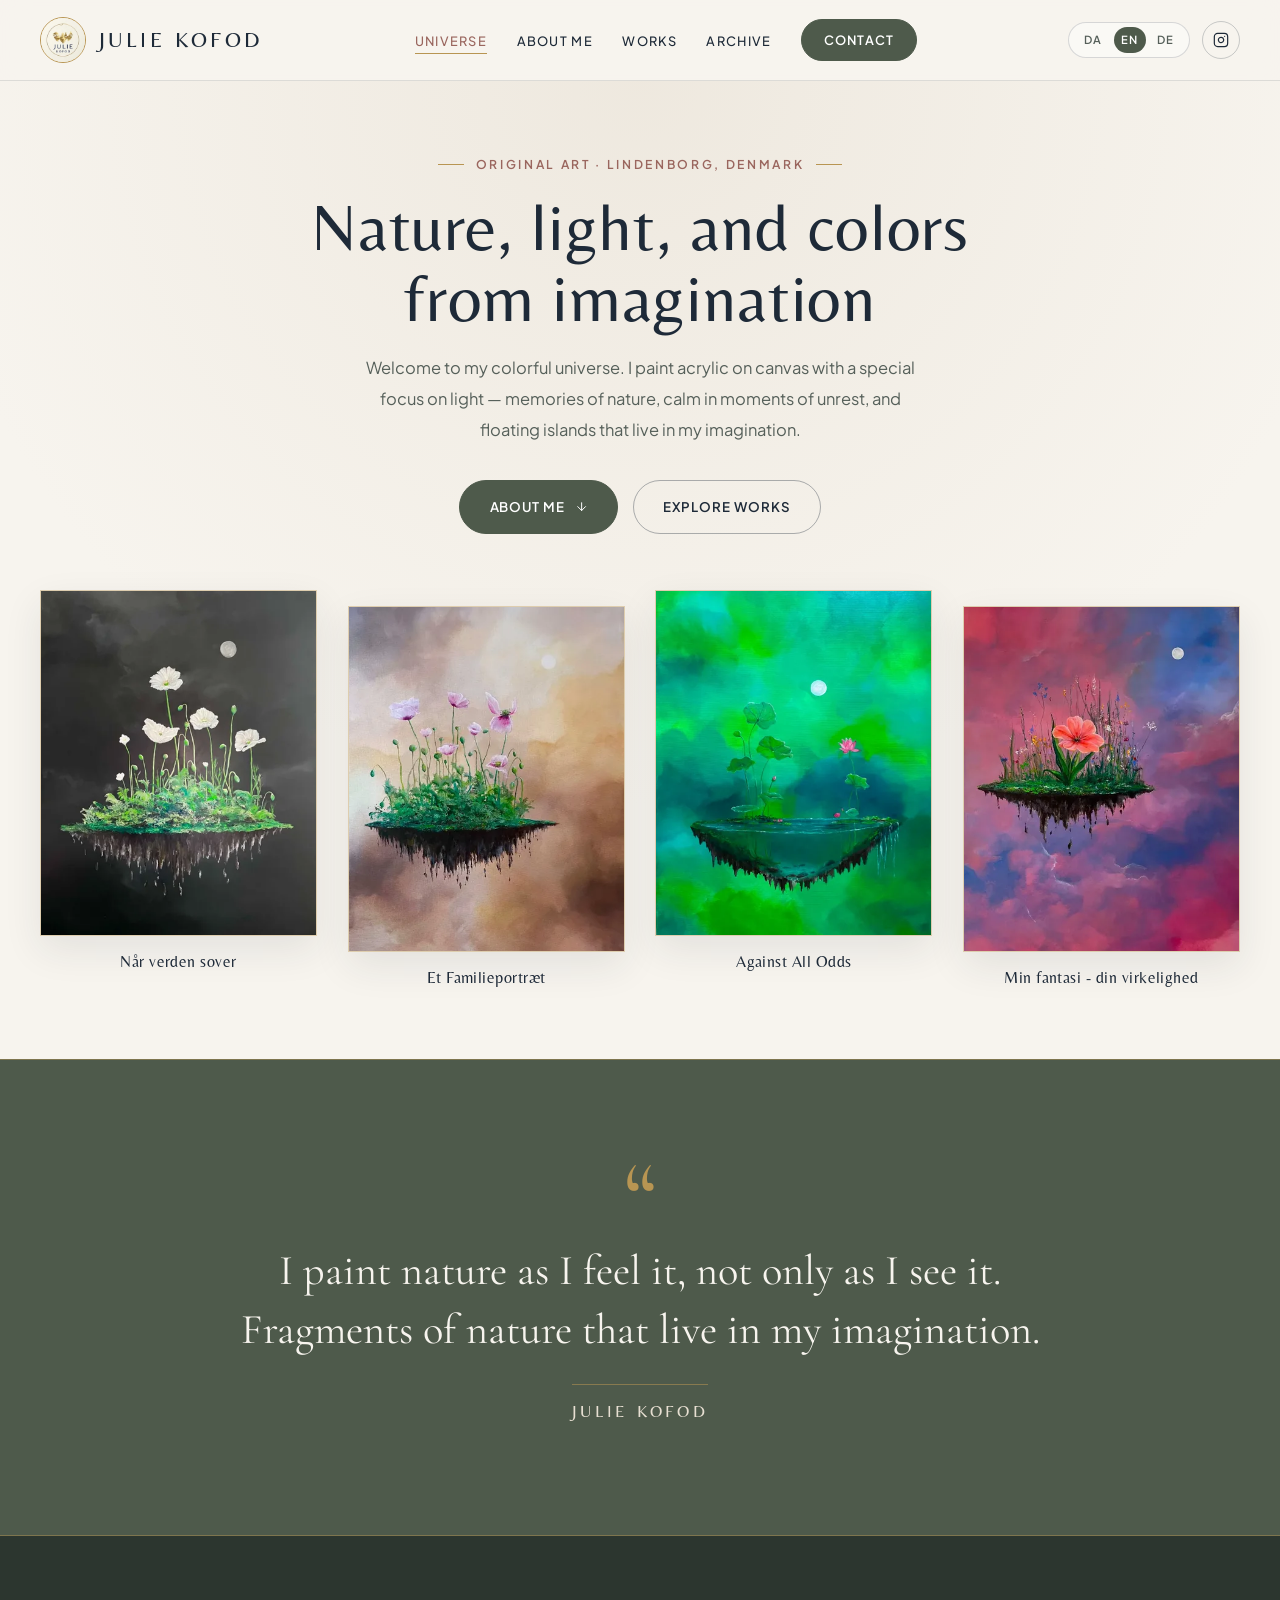
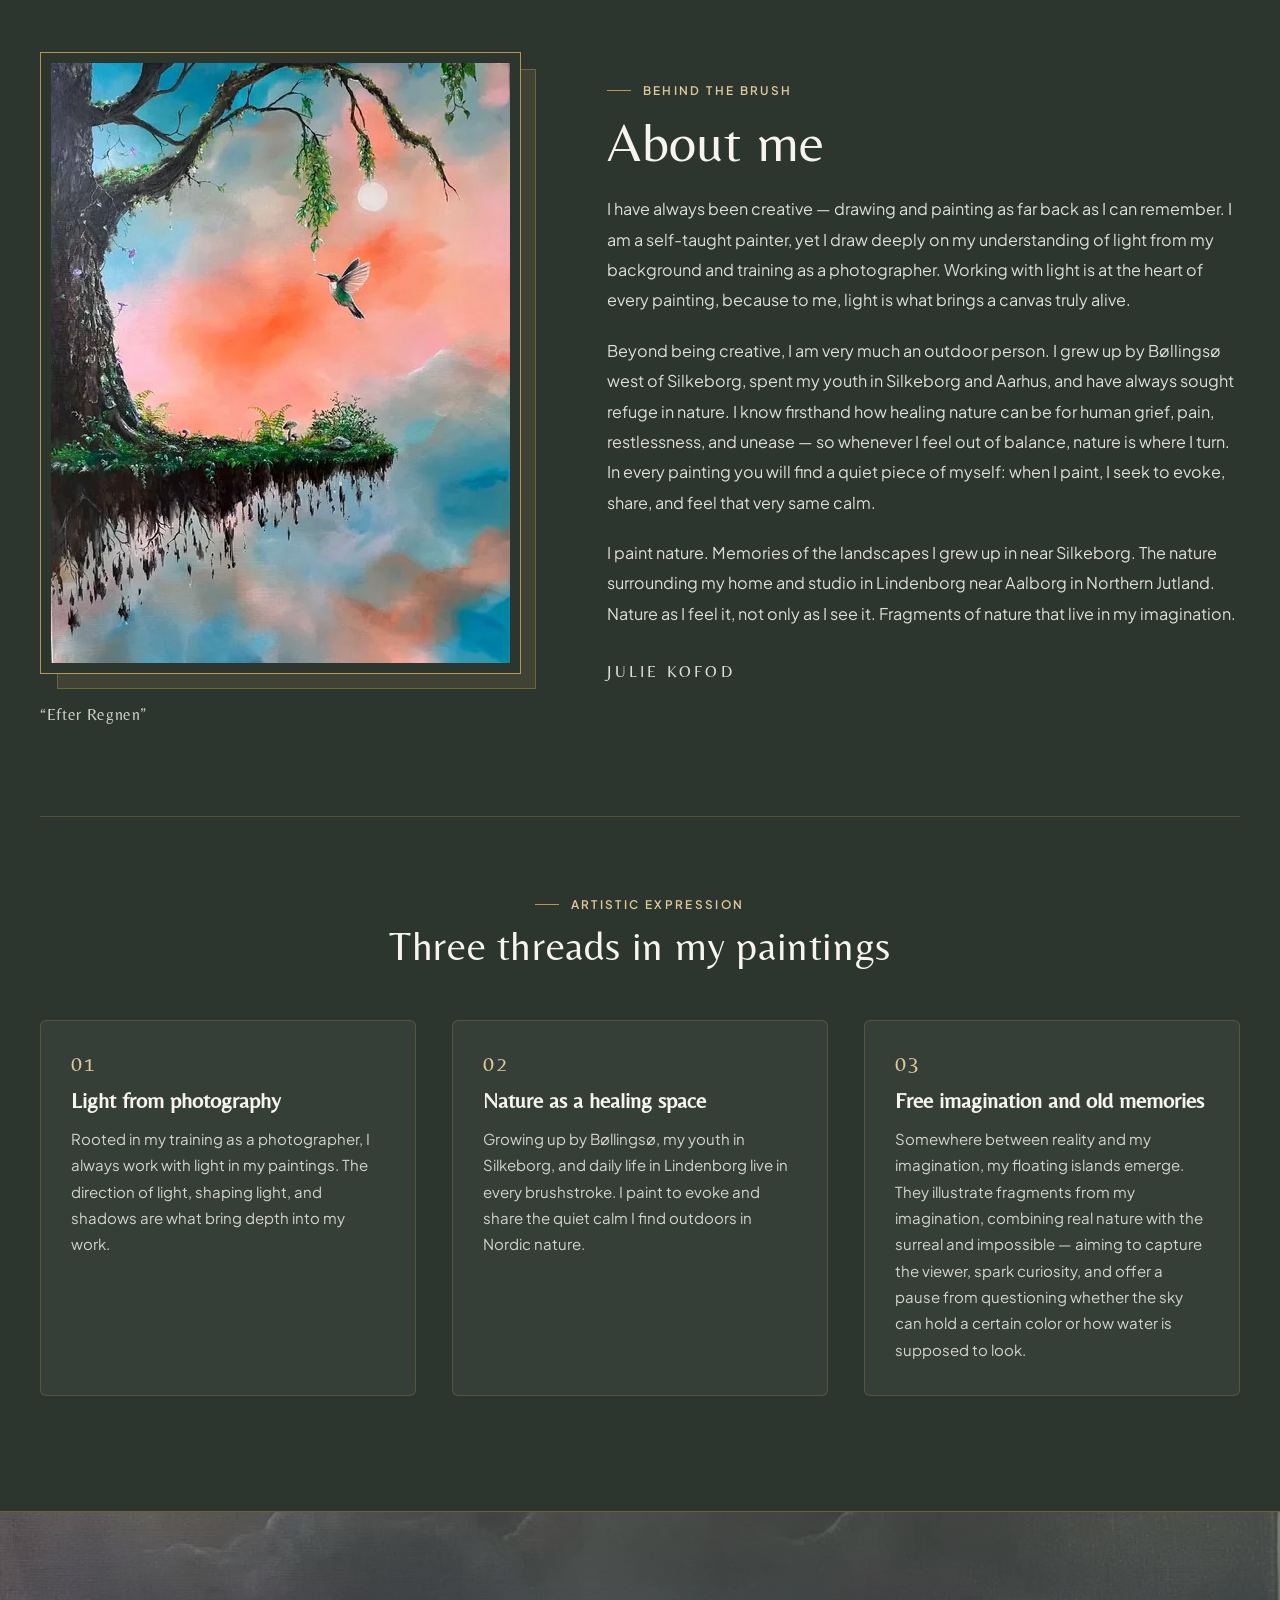
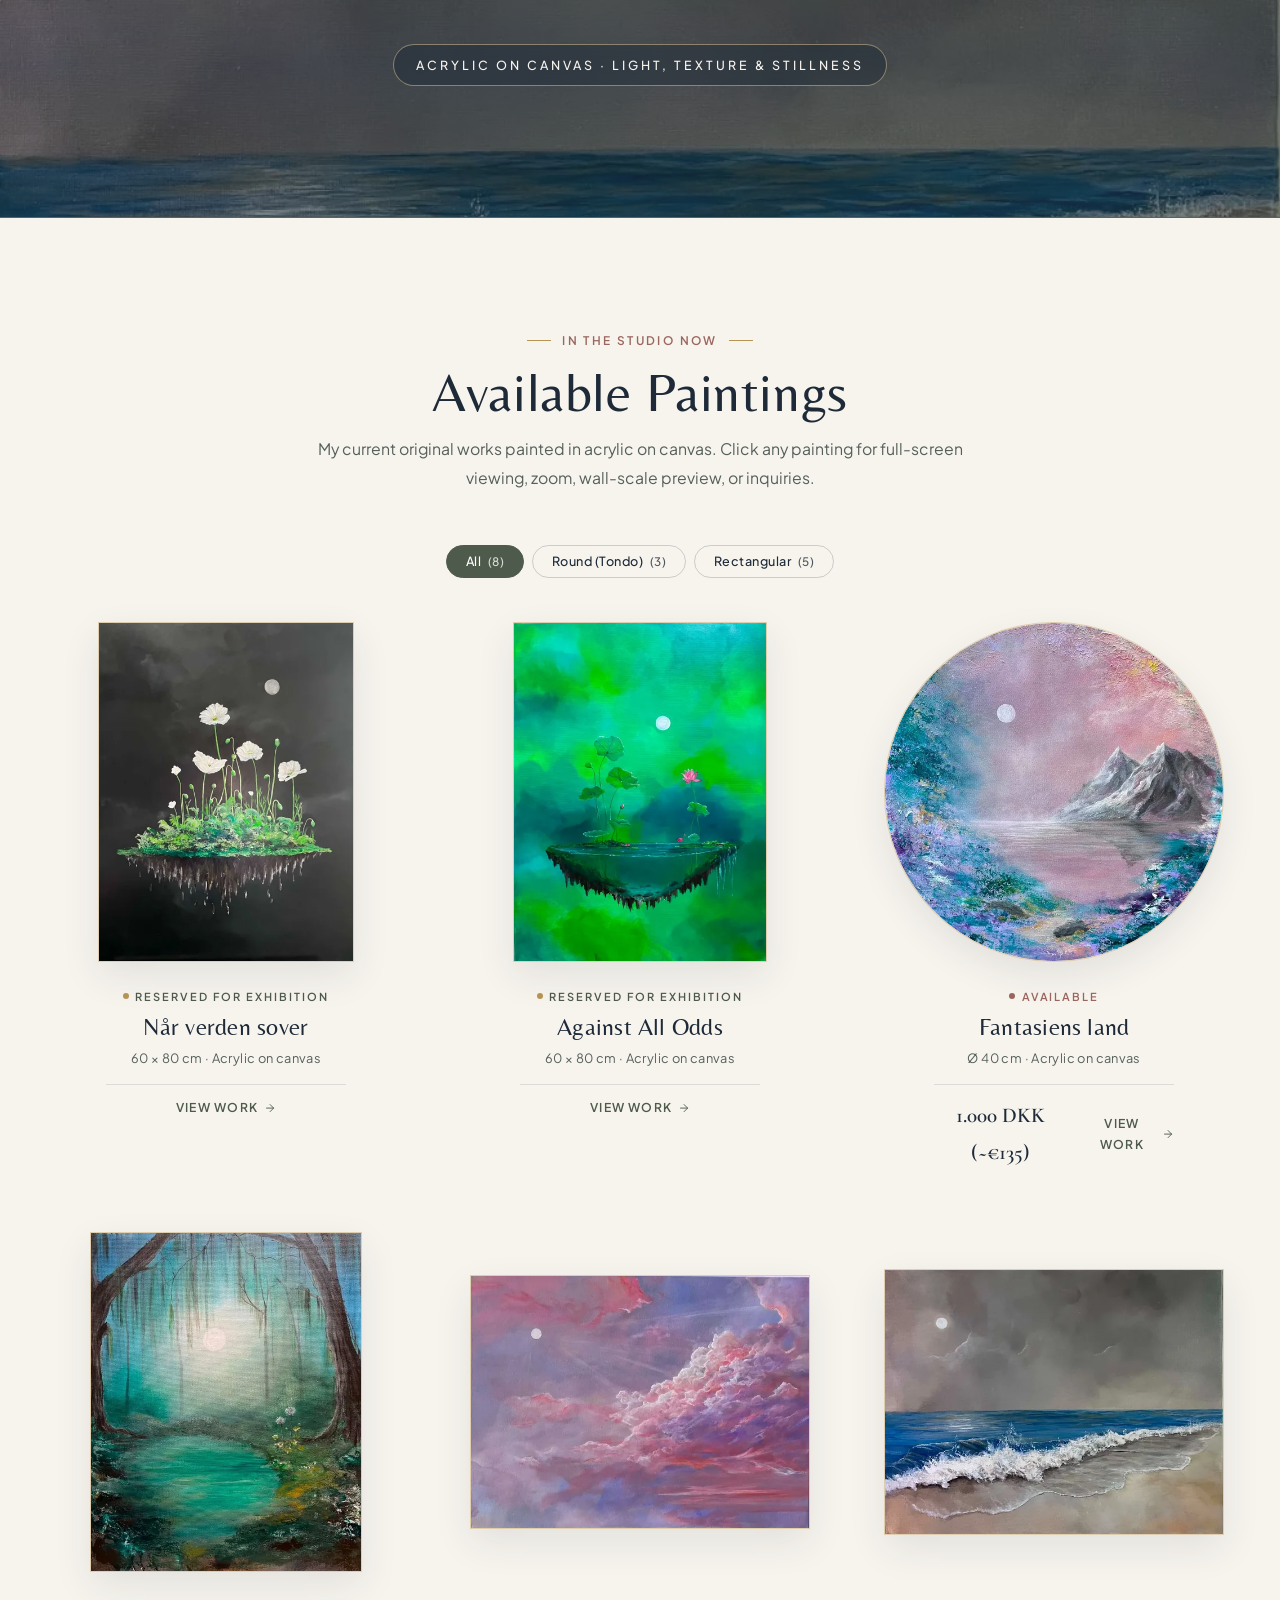
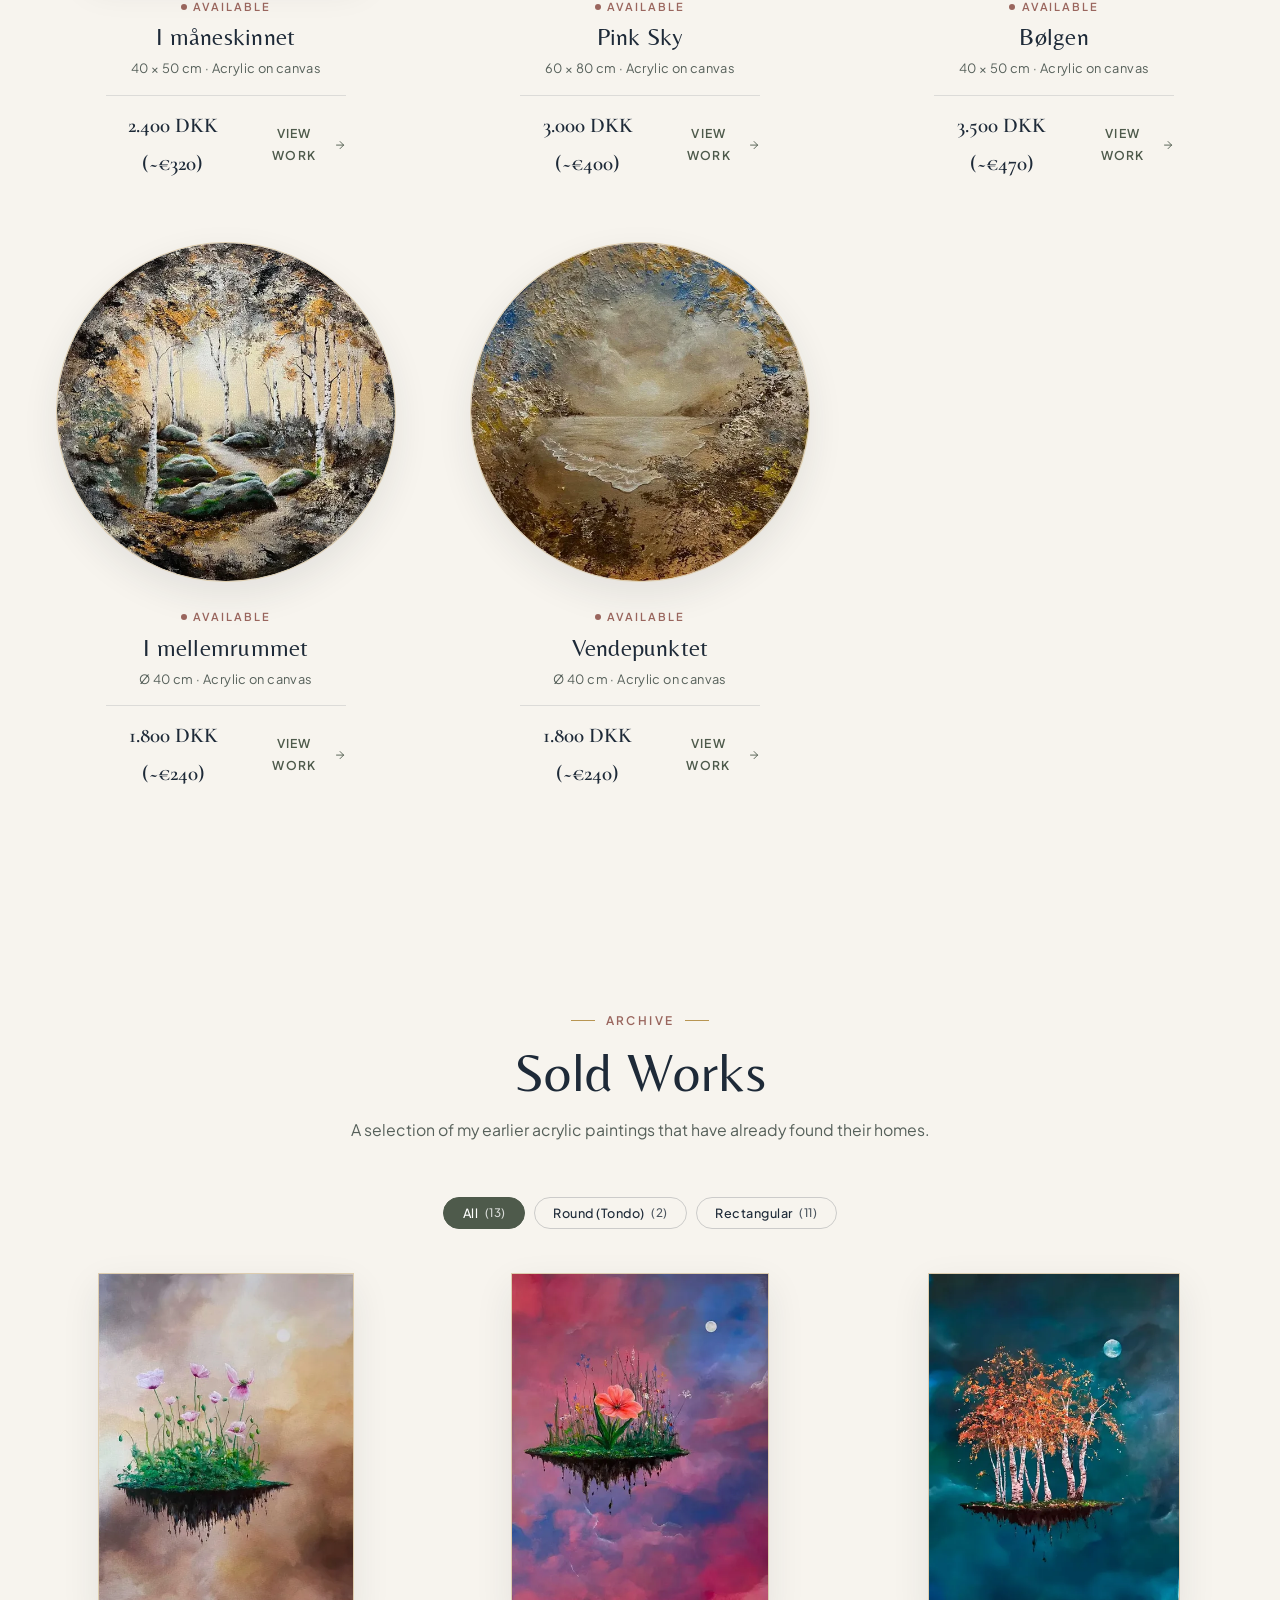
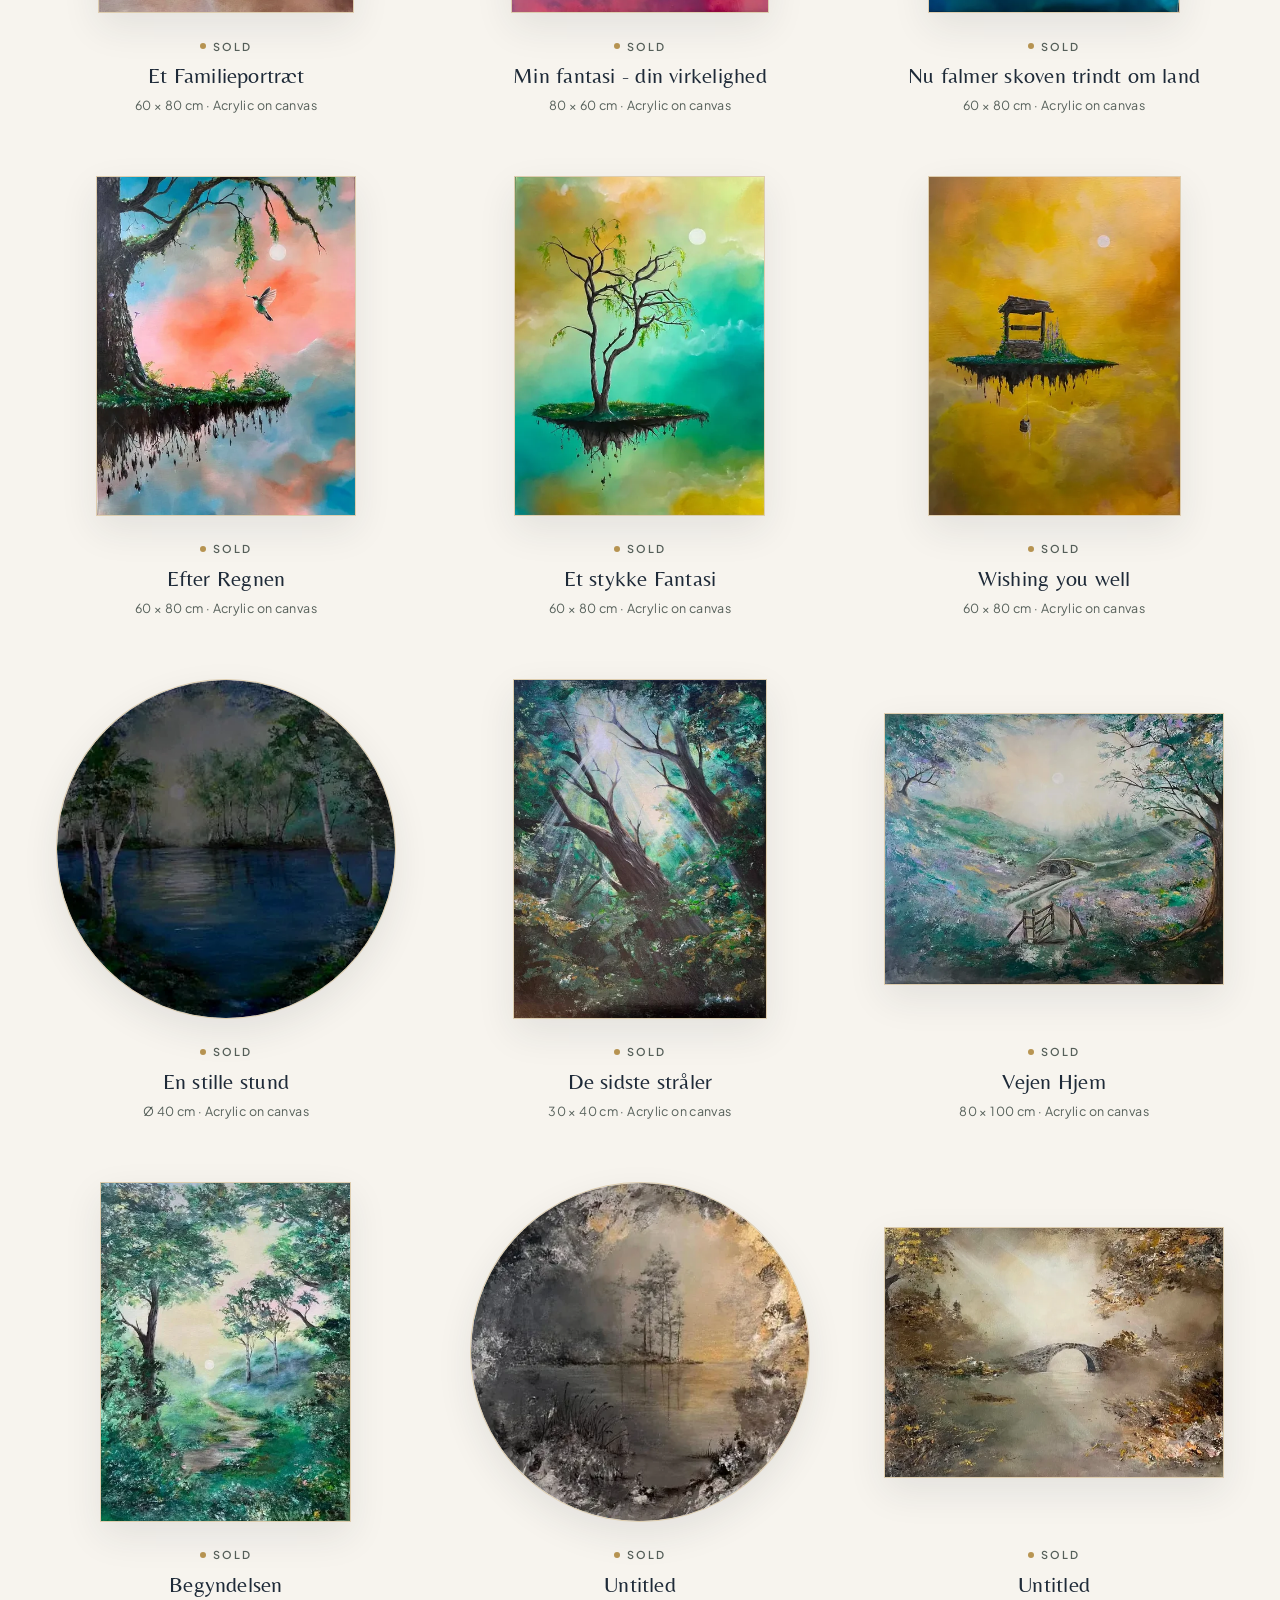
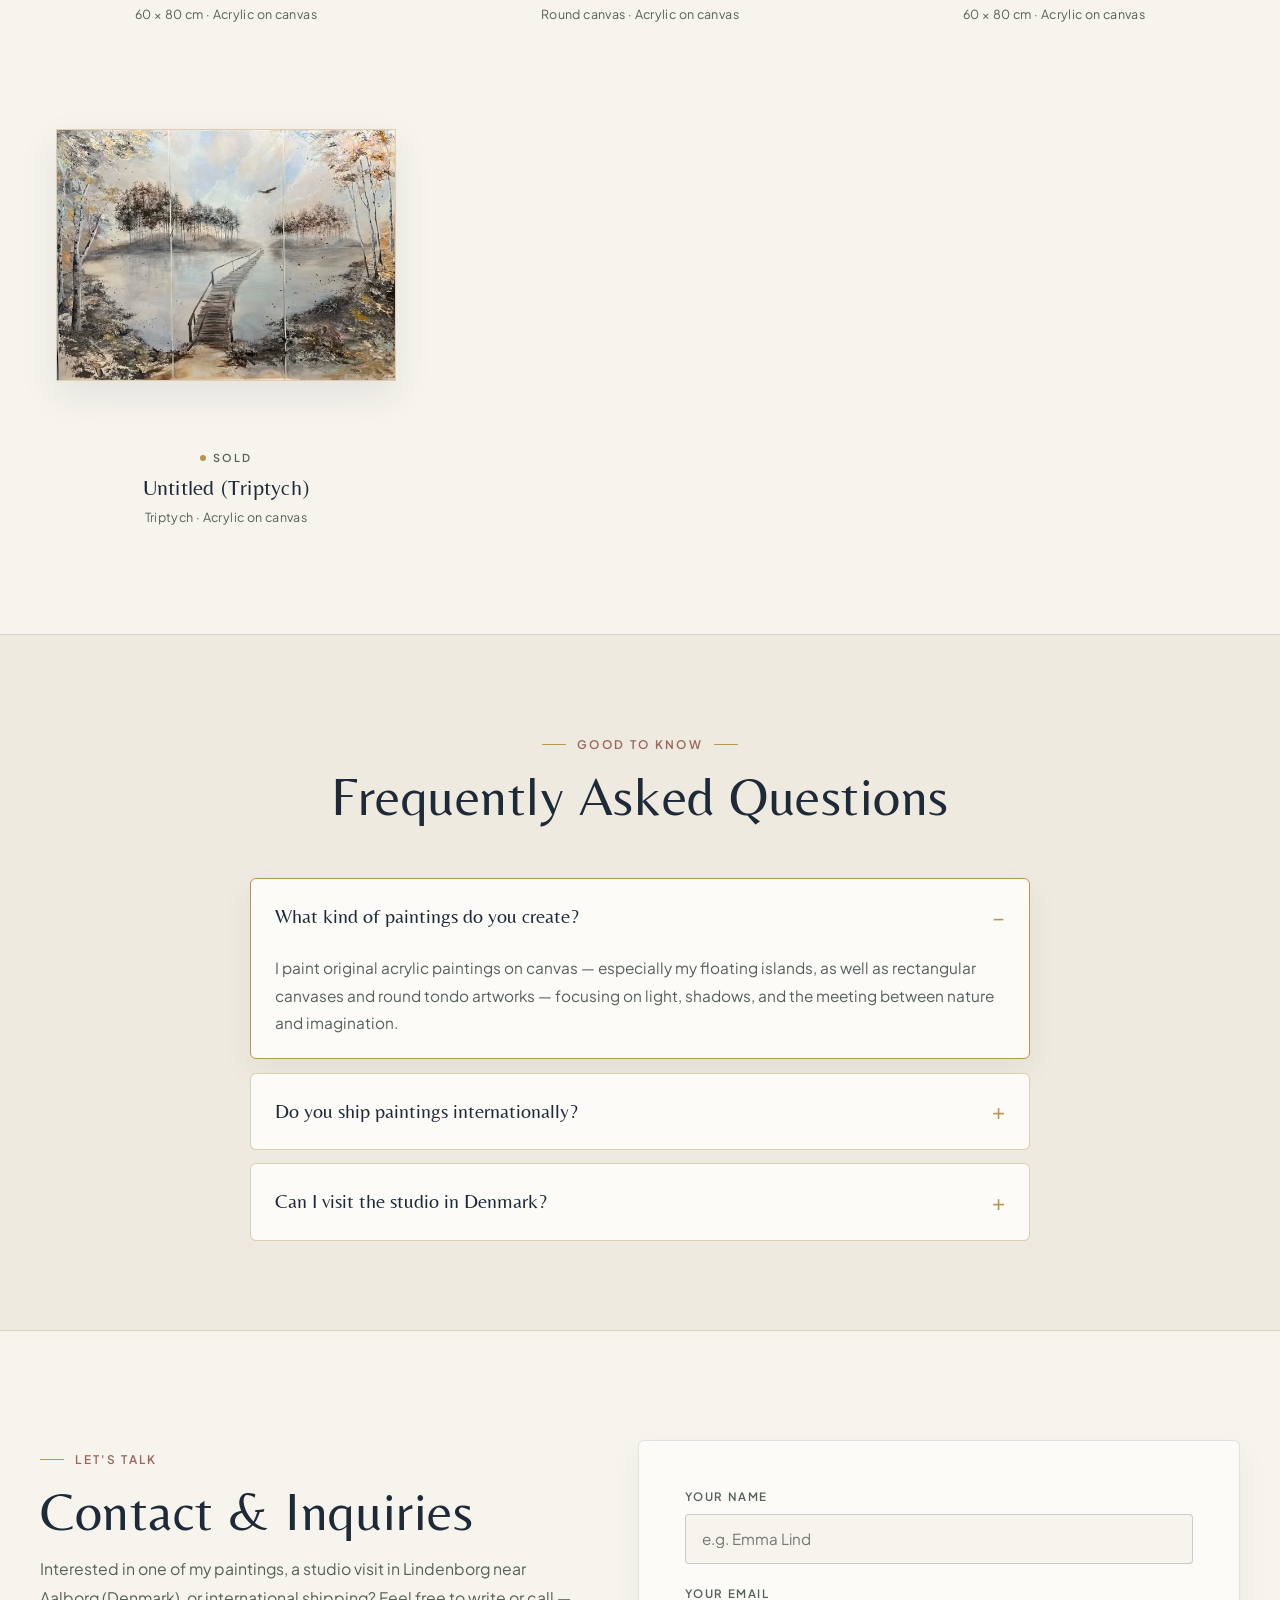
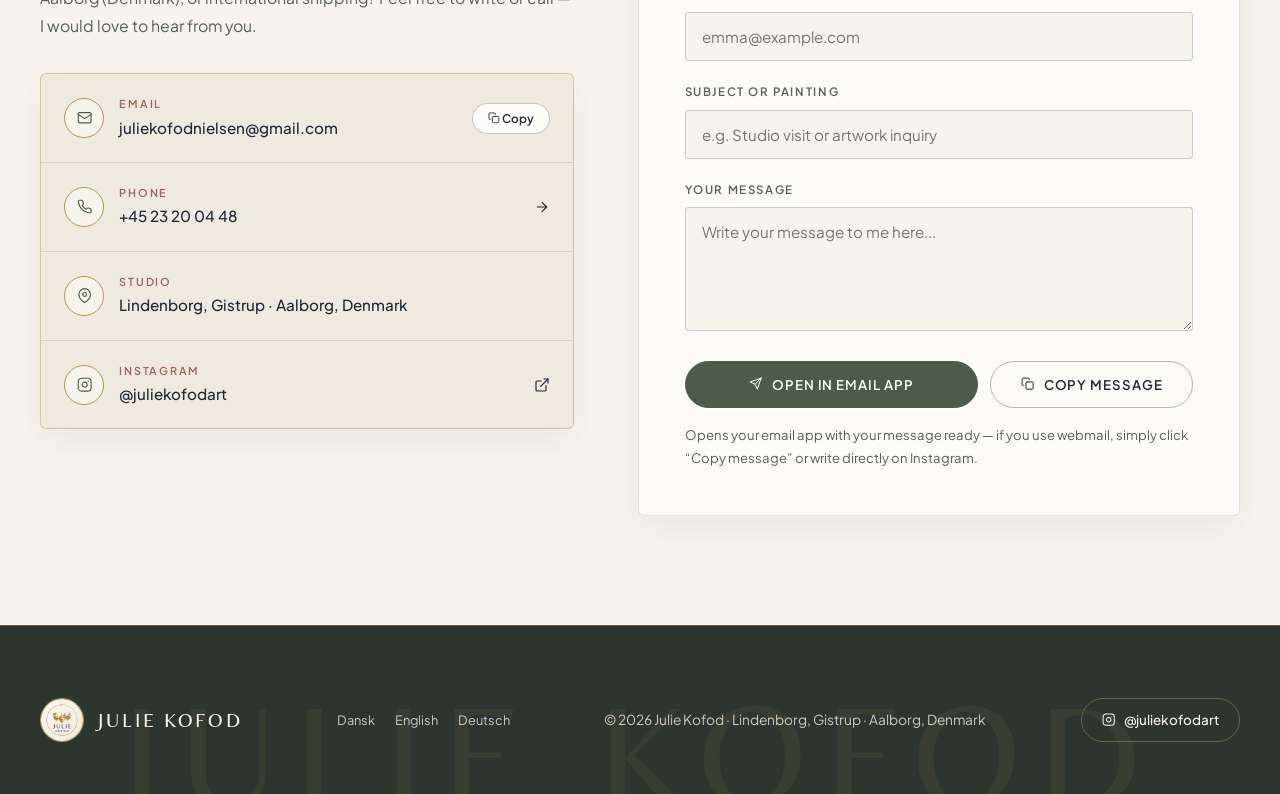
<file: en/index.html>
<!DOCTYPE html>
<html lang="en">

<head>
    <meta charset="UTF-8">
    <meta name="viewport" content="width=device-width, initial-scale=1.0">
    <meta name="description" content="I paint original acrylic paintings on canvas in my studio in Lindenborg near Aalborg, Denmark — floating islands, round tondo artworks, and dreamy nature.">
    <meta name="robots" content="index, follow, max-image-preview:large, max-snippet:-1, max-video-preview:-1">
    <meta name="author" content="Julie Kofod">
    <meta name="theme-color" content="#F7F4EE">
    <link rel="canonical" href="https://juliekofod.com/en/">
    <link rel="alternate" hreflang="da" href="https://juliekofod.com/">
    <link rel="alternate" hreflang="en" href="https://juliekofod.com/en/">
    <link rel="alternate" hreflang="de" href="https://juliekofod.com/de/">
    <link rel="alternate" hreflang="x-default" href="https://juliekofod.com/">
    <link rel="manifest" href="../site.webmanifest">
    <link rel="icon" type="image/png" href="../assets/favicon.png">
    <link rel="apple-touch-icon" href="../assets/favicon.png">

    <meta property="og:site_name" content="Julie Kofod — Artist Portfolio">
    <meta property="og:title" content="Julie Kofod — Danish Painter | Original Acrylic Paintings">
    <meta property="og:description" content="Welcome to my artistic universe — floating islands, light, dreamy nature, and original acrylic paintings from my studio in Northern Jutland, Denmark.">
    <meta property="og:image" content="https://juliekofod.com/assets/til-salg/07-naar-verden-sover.jpg">
    <meta property="og:image:width" content="769">
    <meta property="og:image:height" content="1024">
    <meta property="og:url" content="https://juliekofod.com/en/">
    <meta property="og:type" content="website">
    <meta property="og:locale" content="en_GB">

    <meta name="twitter:card" content="summary_large_image">
    <meta name="twitter:title" content="Julie Kofod — Danish Painter | Original Acrylic Paintings">
    <meta name="twitter:description" content="Original acrylic paintings, floating islands, and round tondo canvases from my studio in Northern Jutland, Denmark.">
    <meta name="twitter:image" content="https://juliekofod.com/assets/til-salg/07-naar-verden-sover.jpg">

    <title>Julie Kofod — Danish Painter | Original Acrylic Paintings</title>

    <link rel="preload" as="image" href="../assets/thumbs/til-salg/07-naar-verden-sover.webp" fetchpriority="high">

    <script type="application/ld+json">
{
    "@context": "https://schema.org",
    "@graph": [
        {
            "@type": "WebSite",
            "@id": "https://juliekofod.com/en/#website",
            "url": "https://juliekofod.com/en/",
            "name": "Julie Kofod — Artist Portfolio",
            "inLanguage": "en",
            "publisher": {
                "@id": "https://juliekofod.com/#person"
            }
        },
        {
            "@type": "Person",
            "@id": "https://juliekofod.com/#person",
            "name": "Julie Kofod",
            "url": "https://juliekofod.com/en/",
            "image": "https://juliekofod.com/assets/logo.webp",
            "jobTitle": "Visual Artist & Painter",
            "description": "Danish painter and former photographer based in Lindenborg near Aalborg, Northern Jutland. Original acrylic paintings, floating islands, and round tondo canvases inspired by nature, light, and imagination.",
            "address": {
                "@type": "PostalAddress",
                "addressLocality": "Lindenborg, Gistrup",
                "postalCode": "9260",
                "addressRegion": "Nordjylland",
                "addressCountry": "DK"
            },
            "sameAs": [
                "https://www.instagram.com/juliekofodart/"
            ]
        },
        {
            "@type": "ArtGallery",
            "@id": "https://juliekofod.com/#atelier",
            "name": "Julie Kofod Atelier",
            "url": "https://juliekofod.com/en/",
            "image": "https://juliekofod.com/assets/til-salg/07-naar-verden-sover.jpg",
            "telephone": "+45 23 20 04 48",
            "email": "juliekofodnielsen@gmail.com",
            "priceRange": "€135 - €550",
            "address": {
                "@type": "PostalAddress",
                "addressLocality": "Lindenborg, Gistrup",
                "postalCode": "9260",
                "addressRegion": "Nordjylland",
                "addressCountry": "DK"
            },
            "areaServed": [
                "Denmark",
                "Germany",
                "Europe"
            ],
            "founder": {
                "@id": "https://juliekofod.com/#person"
            }
        },
        {
            "@type": "FAQPage",
            "@id": "https://juliekofod.com/en/#faq",
            "mainEntity": [
                {
                    "@type": "Question",
                    "name": "What kind of paintings do you create?",
                    "acceptedAnswer": {
                        "@type": "Answer",
                        "text": "I paint original acrylic paintings on canvas — especially my floating islands, as well as rectangular canvases and round tondo artworks — focusing on light, shadows, and the meeting between nature and imagination."
                    }
                },
                {
                    "@type": "Question",
                    "name": "Do you ship paintings internationally?",
                    "acceptedAnswer": {
                        "@type": "Answer",
                        "text": "Yes, paintings can be safely packaged and shipped across Denmark, Europe (including Germany, Sweden, and Norway), and worldwide by arrangement."
                    }
                },
                {
                    "@type": "Question",
                    "name": "Can I visit the studio in Denmark?",
                    "acceptedAnswer": {
                        "@type": "Answer",
                        "text": "Yes, you are warmly welcome to arrange a non-binding viewing in my studio in Lindenborg near Gistrup and Aalborg in Northern Jutland, Denmark."
                    }
                }
            ]
        }
    ]
}
    </script>

    <link rel="preconnect" href="https://fonts.googleapis.com">
    <link rel="preconnect" href="https://fonts.gstatic.com" crossorigin>
    <link href="https://fonts.googleapis.com/css2?family=Belleza&family=Cormorant+Garamond:wght@400;500;600&family=Plus+Jakarta+Sans:wght@400;500;600&display=swap" rel="stylesheet">
    <link rel="stylesheet" href="../index.css?v=202604">
</head>

<body>
    <!-- Inline SVG Icon Sprite -->
    <svg xmlns="http://www.w3.org/2000/svg" style="display:none" aria-hidden="true">
        <symbol id="i-instagram" viewBox="0 0 24 24" fill="none" stroke="currentColor" stroke-width="1.8" stroke-linecap="round" stroke-linejoin="round">
            <rect x="2" y="2" width="20" height="20" rx="5" ry="5"></rect>
            <path d="M16 11.37A4 4 0 1 1 12.63 8 4 4 0 0 1 16 11.37z"></path>
            <line x1="17.5" y1="6.5" x2="17.51" y2="6.5"></line>
        </symbol>
        <symbol id="i-bars" viewBox="0 0 24 24" fill="none" stroke="currentColor" stroke-width="2" stroke-linecap="round">
            <line x1="3" y1="6" x2="21" y2="6"></line>
            <line x1="3" y1="12" x2="21" y2="12"></line>
            <line x1="3" y1="18" x2="21" y2="18"></line>
        </symbol>
        <symbol id="i-times" viewBox="0 0 24 24" fill="none" stroke="currentColor" stroke-width="2" stroke-linecap="round">
            <line x1="18" y1="6" x2="6" y2="18"></line>
            <line x1="6" y1="6" x2="18" y2="18"></line>
        </symbol>
        <symbol id="i-arrow-down" viewBox="0 0 24 24" fill="none" stroke="currentColor" stroke-width="1.8" stroke-linecap="round" stroke-linejoin="round">
            <line x1="12" y1="5" x2="12" y2="19"></line>
            <polyline points="19 12 12 19 5 12"></polyline>
        </symbol>
        <symbol id="i-arrow-right" viewBox="0 0 24 24" fill="none" stroke="currentColor" stroke-width="1.8" stroke-linecap="round" stroke-linejoin="round">
            <line x1="5" y1="12" x2="19" y2="12"></line>
            <polyline points="12 5 19 12 12 19"></polyline>
        </symbol>
        <symbol id="i-palette" viewBox="0 0 24 24" fill="none" stroke="currentColor" stroke-width="1.8" stroke-linecap="round" stroke-linejoin="round">
            <circle cx="13.5" cy="6.5" r=".8" fill="currentColor"></circle>
            <circle cx="17.5" cy="10.5" r=".8" fill="currentColor"></circle>
            <circle cx="8.5" cy="7.5" r=".8" fill="currentColor"></circle>
            <circle cx="6.5" cy="12.5" r=".8" fill="currentColor"></circle>
            <path d="M12 2C6.5 2 2 6.5 2 12s4.5 10 10 10c.93 0 1.5-.75 1.5-1.5 0-.39-.15-.74-.39-1.01-.23-.26-.38-.61-.38-.99 0-.83.67-1.5 1.5-1.5H16c3.31 0 6-2.69 6-6 0-4.96-4.49-9-10-9z"></path>
        </symbol>
        <symbol id="i-envelope" viewBox="0 0 24 24" fill="none" stroke="currentColor" stroke-width="1.8" stroke-linecap="round" stroke-linejoin="round">
            <rect x="2" y="4" width="20" height="16" rx="2"></rect>
            <path d="m22 7-8.97 5.7a1.94 1.94 0 0 1-2.06 0L2 7"></path>
        </symbol>
        <symbol id="i-copy" viewBox="0 0 24 24" fill="none" stroke="currentColor" stroke-width="1.8" stroke-linecap="round" stroke-linejoin="round">
            <rect x="9" y="9" width="13" height="13" rx="2" ry="2"></rect>
            <path d="M5 15H4a2 2 0 0 1-2-2V4a2 2 0 0 1 2-2h9a2 2 0 0 1 2 2v1"></path>
        </symbol>
        <symbol id="i-check" viewBox="0 0 24 24" fill="none" stroke="currentColor" stroke-width="2.2" stroke-linecap="round" stroke-linejoin="round">
            <polyline points="20 6 9 17 4 12"></polyline>
        </symbol>
        <symbol id="i-phone" viewBox="0 0 24 24" fill="none" stroke="currentColor" stroke-width="1.8" stroke-linecap="round" stroke-linejoin="round">
            <path d="M22 16.92v3a2 2 0 0 1-2.18 2 19.79 19.79 0 0 1-8.63-3.07 19.5 19.5 0 0 1-6-6 19.79 19.79 0 0 1-3.07-8.67A2 2 0 0 1 4.11 2h3a2 2 0 0 1 2 1.72 12.84 12.84 0 0 0 .7 2.81 2 2 0 0 1-.45 2.11L8.09 9.91a16 16 0 0 0 6 6l1.27-1.27a2 2 0 0 1 2.11-.45 12.84 12.84 0 0 0 2.81.7A2 2 0 0 1 22 16.92z"></path>
        </symbol>
        <symbol id="i-pin" viewBox="0 0 24 24" fill="none" stroke="currentColor" stroke-width="1.8" stroke-linecap="round" stroke-linejoin="round">
            <path d="M21 10c0 7-9 13-9 13s-9-6-9-13a9 9 0 0 1 18 0z"></path>
            <circle cx="12" cy="10" r="3"></circle>
        </symbol>
        <symbol id="i-external" viewBox="0 0 24 24" fill="none" stroke="currentColor" stroke-width="1.8" stroke-linecap="round" stroke-linejoin="round">
            <path d="M18 13v6a2 2 0 0 1-2 2H5a2 2 0 0 1-2-2V8a2 2 0 0 1 2-2h6"></path>
            <polyline points="15 3 21 3 21 9"></polyline>
            <line x1="10" y1="14" x2="21" y2="3"></line>
        </symbol>
        <symbol id="i-send" viewBox="0 0 24 24" fill="none" stroke="currentColor" stroke-width="1.8" stroke-linecap="round" stroke-linejoin="round">
            <line x1="22" y1="2" x2="11" y2="13"></line>
            <polygon points="22 2 15 22 11 13 2 9 22 2"></polygon>
        </symbol>
        <symbol id="i-minus" viewBox="0 0 24 24" fill="none" stroke="currentColor" stroke-width="2" stroke-linecap="round">
            <line x1="5" y1="12" x2="19" y2="12"></line>
        </symbol>
        <symbol id="i-plus" viewBox="0 0 24 24" fill="none" stroke="currentColor" stroke-width="2" stroke-linecap="round">
            <line x1="12" y1="5" x2="12" y2="19"></line>
            <line x1="5" y1="12" x2="19" y2="12"></line>
        </symbol>
        <symbol id="i-link" viewBox="0 0 24 24" fill="none" stroke="currentColor" stroke-width="1.8" stroke-linecap="round" stroke-linejoin="round">
            <path d="M10 13a5 5 0 0 0 7.54.54l3-3a5 5 0 0 0-7.07-7.07l-1.72 1.71"></path>
            <path d="M14 11a5 5 0 0 0-7.54-.54l-3 3a5 5 0 0 0 7.07 7.07l1.71-1.71"></path>
        </symbol>
        <symbol id="i-expand" viewBox="0 0 24 24" fill="none" stroke="currentColor" stroke-width="1.8" stroke-linecap="round" stroke-linejoin="round">
            <polyline points="15 3 21 3 21 9"></polyline>
            <polyline points="9 21 3 21 3 15"></polyline>
            <line x1="21" y1="3" x2="14" y2="10"></line>
            <line x1="3" y1="21" x2="10" y2="14"></line>
        </symbol>
        <symbol id="i-compress" viewBox="0 0 24 24" fill="none" stroke="currentColor" stroke-width="1.8" stroke-linecap="round" stroke-linejoin="round">
            <polyline points="4 14 10 14 10 20"></polyline>
            <polyline points="20 10 14 10 14 4"></polyline>
            <line x1="14" y1="10" x2="21" y2="3"></line>
            <line x1="3" y1="21" x2="10" y2="14"></line>
        </symbol>
        <symbol id="i-chevron-left" viewBox="0 0 24 24" fill="none" stroke="currentColor" stroke-width="2" stroke-linecap="round" stroke-linejoin="round">
            <polyline points="15 18 9 12 15 6"></polyline>
        </symbol>
        <symbol id="i-chevron-right" viewBox="0 0 24 24" fill="none" stroke="currentColor" stroke-width="2" stroke-linecap="round" stroke-linejoin="round">
            <polyline points="9 18 15 12 9 6"></polyline>
        </symbol>
        <symbol id="i-wall" viewBox="0 0 24 24" fill="none" stroke="currentColor" stroke-width="1.8" stroke-linecap="round" stroke-linejoin="round">
            <rect x="6" y="3" width="12" height="9" rx="1"></rect>
            <path d="M3 17h18v3H3z"></path>
            <path d="M5 17v-2a2 2 0 0 1 2-2h10a2 2 0 0 1 2 2v2"></path>
        </symbol>
    </svg>

    <a href="#main-content" class="skip-link">Skip to content</a>

    <header class="site-header" id="site-header">
        <div class="container nav-bar">
            <a href="#start" class="brand-link" aria-label="Julie Kofod">
                <img src="../assets/logo.webp" alt="Julie Kofod logo" class="brand-logo-thumb" id="nav-logo" width="44" height="44">
                <span class="brand-wordmark">Julie Kofod</span>
            </a>

            <nav aria-label="Main navigation">
                <ul class="nav-links">
                    <li><a href="#start">Universe</a></li>
                    <li><a href="#om">About me</a></li>
                    <li><a href="#til-salg">Works</a></li>
                    <li><a href="#solgte">Archive</a></li>
                    <li><a href="#kontakt" class="nav-kontakt-pill">Contact</a></li>
                </ul>
            </nav>

            <div class="nav-utilities">
                <div class="lang-switcher" aria-label="Language">
                    <a href="/" hreflang="da">DA</a>
                    <a href="/en/" class="active" hreflang="en" aria-current="page">EN</a>
                    <a href="/de/" class="" hreflang="de">DE</a>
                </div>
                <a href="https://www.instagram.com/juliekofodart/" target="_blank" rel="noopener noreferrer"
                    class="nav-instagram" id="nav-instagram" aria-label="Julie Kofod Instagram">
                    <svg class="icon" aria-hidden="true"><use href="#i-instagram"></use></svg>
                </a>
            </div>

            <button type="button" class="mobile-menu-toggle" id="mobile-menu-open" aria-label="Open menu" aria-expanded="false" aria-controls="mobile-drawer">
                <svg class="icon" aria-hidden="true"><use href="#i-bars"></use></svg>
            </button>
        </div>
    </header>

    <div class="mobile-drawer" id="mobile-drawer" role="dialog" aria-modal="true" aria-label="Mobile navigation" aria-hidden="true">
        <div class="mobile-drawer-panel">
            <div class="mobile-drawer-top">
                <span class="brand-wordmark">Julie Kofod</span>
                <button type="button" class="mobile-drawer-close" id="mobile-menu-close" aria-label="Close menu">
                    <svg class="icon" aria-hidden="true"><use href="#i-times"></use></svg>
                </button>
            </div>
            <ul class="mobile-drawer-links">
                <li><a href="#start" class="drawer-link">Universe</a></li>
                <li><a href="#om" class="drawer-link">About me</a></li>
                <li><a href="#til-salg" class="drawer-link">Works</a></li>
                <li><a href="#solgte" class="drawer-link">Archive</a></li>
                <li><a href="#kontakt" class="drawer-link">Contact</a></li>
            </ul>
            <div class="drawer-lang" aria-label="Language">
                <a href="/" hreflang="da">Dansk</a>
                <a href="/en/" class="active" hreflang="en">English</a>
                <a href="/de/" class="" hreflang="de">Deutsch</a>
            </div>
            <a href="https://www.instagram.com/juliekofodart/" target="_blank" rel="noopener noreferrer"
                class="btn btn-aqua" id="drawer-instagram">
                <svg class="icon" aria-hidden="true"><use href="#i-instagram"></use></svg> @juliekofodart
            </a>
        </div>
    </div>

    <main id="main-content">
        <section id="start" class="portfolio-hero">
            <div class="container">
                <div class="portfolio-hero-header">
                    <span class="hero-eyebrow" id="hero-overtitel">Original Art · Lindenborg, Denmark</span>
                    <h1 class="hero-title" id="hero-titel">Nature, light, and colors from imagination</h1>
                    <p class="hero-text" id="hero-tekst">Welcome to my colorful universe. I paint acrylic on canvas with a special focus on light — memories of nature, calm in moments of unrest, and floating islands that live in my imagination.</p>
                    <div class="hero-actions">
                        <a href="#om" class="btn btn-pink">
                            <span id="hero-knap-primaer">About me</span>
                            <svg class="icon" aria-hidden="true"><use href="#i-arrow-down"></use></svg>
                        </a>
                        <a href="#til-salg" class="btn btn-aqua">
                            <span id="hero-knap-sekundaer">Explore works</span>
                        </a>
                    </div>
                </div>

                <div class="hero-mosaic">
                    <figure class="mosaic-tile" id="hero-frame-main" role="button" tabindex="0">
                        <img src="../assets/thumbs/til-salg/07-naar-verden-sover.webp" alt="Når verden sover — Julie Kofod" id="hero-img-main" width="451" height="600" fetchpriority="high" decoding="async">
                        <figcaption>Når verden sover</figcaption>
                    </figure>
                    <figure class="mosaic-tile mosaic-tile--tall" data-hero-id="et-familieportraet" role="button" tabindex="0">
                        <img src="../assets/thumbs/solgt/solgt-01.webp" alt="Et Familieportræt — Julie Kofod" width="446" height="600" fetchpriority="high" decoding="async">
                        <figcaption>Et Familieportræt</figcaption>
                    </figure>
                    <figure class="mosaic-tile" id="hero-frame-round" role="button" tabindex="0">
                        <img src="../assets/thumbs/til-salg/08-against-all-odds.webp" alt="Against All Odds — Julie Kofod" id="hero-img-round" width="448" height="600" loading="eager" decoding="async">
                        <figcaption>Against All Odds</figcaption>
                    </figure>
                    <figure class="mosaic-tile mosaic-tile--tall" data-hero-id="min-fantasi-din-virkelighed" role="button" tabindex="0">
                        <img src="../assets/thumbs/solgt/solgt-03.webp" alt="Min fantasi - din virkelighed — Julie Kofod" width="467" height="600" loading="eager" decoding="async">
                        <figcaption>Min fantasi - din virkelighed</figcaption>
                    </figure>
                </div>
            </div>
        </section>

        <section class="quote-band">
            <div class="container quote-band-inner reveal">
                <span class="quote-mark" aria-hidden="true">“</span>
                <blockquote class="quote-text" id="citat-tekst">I paint nature as I feel it, not only as I see it. Fragments of nature that live in my imagination.</blockquote>
                <p class="quote-author" id="citat-forfatter">Julie Kofod</p>
            </div>
        </section>

        <section id="om" class="about-section">
            <div class="container">
                <div class="about-grid">
                    <div class="about-media reveal">
                        <div class="about-image-frame">
                            <img src="../assets/thumbs/solgt/solgt-07.webp" alt="Efter Regnen — Julie Kofod" id="om-billede" width="459" height="600" loading="lazy" decoding="async">
                        </div>
                        <p class="about-media-caption">“Efter Regnen”</p>
                    </div>

                    <div class="about-copy reveal">
                        <span class="eyebrow" id="om-overtitel">Behind the brush</span>
                        <h2 class="section-title" id="om-overskrift">About me</h2>
                        <div id="om-afsnit">
                            <p>I have always been creative — drawing and painting as far back as I can remember. I am a self-taught painter, yet I draw deeply on my understanding of light from my background and training as a photographer. Working with light is at the heart of every painting, because to me, light is what brings a canvas truly alive.</p>
                            <p>Beyond being creative, I am very much an outdoor person. I grew up by Bøllingsø west of Silkeborg, spent my youth in Silkeborg and Aarhus, and have always sought refuge in nature. I know firsthand how healing nature can be for human grief, pain, restlessness, and unease — so whenever I feel out of balance, nature is where I turn. In every painting you will find a quiet piece of myself: when I paint, I seek to evoke, share, and feel that very same calm.</p>
                            <p>I paint nature. Memories of the landscapes I grew up in near Silkeborg. The nature surrounding my home and studio in Lindenborg near Aalborg in Northern Jutland. Nature as I feel it, not only as I see it. Fragments of nature that live in my imagination.</p>
                        </div>
                        <p class="about-signature" id="om-underskrift">Julie Kofod</p>
                    </div>
                </div>

                <div class="expression-band reveal">
                    <div class="expression-header">
                        <span class="eyebrow">Artistic expression</span>
                        <h3>Three threads in my paintings</h3>
                    </div>
                    <div class="expression-grid">
                        <article class="expression-pillar">
                            <span class="pillar-num">01</span>
                            <h4>Light from photography</h4>
                            <p>Rooted in my training as a photographer, I always work with light in my paintings. The direction of light, shaping light, and shadows are what bring depth into my work.</p>
                        </article>
                        <article class="expression-pillar">
                            <span class="pillar-num">02</span>
                            <h4>Nature as a healing space</h4>
                            <p>Growing up by Bøllingsø, my youth in Silkeborg, and daily life in Lindenborg live in every brushstroke. I paint to evoke and share the quiet calm I find outdoors in Nordic nature.</p>
                        </article>
                        <article class="expression-pillar">
                            <span class="pillar-num">03</span>
                            <h4>Free imagination and old memories</h4>
                            <p>Somewhere between reality and my imagination, my floating islands emerge. They illustrate fragments from my imagination, combining real nature with the surreal and impossible — aiming to capture the viewer, spark curiosity, and offer a pause from questioning whether the sky can hold a certain color or how water is supposed to look.</p>
                        </article>
                    </div>
                </div>
            </div>
        </section>

        <div class="texture-interlude" aria-hidden="true">
            <img src="../assets/til-salg/04-havboelger-maane.webp" alt="" loading="lazy" decoding="async">
            <div class="texture-interlude-caption">
                <span>Acrylic on canvas · Light, texture &amp; stillness</span>
            </div>
        </div>

        <section id="til-salg" class="gallery-section">
            <div class="container">
                <div class="section-header centered reveal">
                    <span class="eyebrow" id="salg-overtitel">In the studio now</span>
                    <h2 class="section-title" id="salg-overskrift">Available Paintings</h2>
                    <p class="section-intro" id="salg-intro">My current original works painted in acrylic on canvas. Click any painting for full-screen viewing, zoom, wall-scale preview, or inquiries.</p>
                </div>
                <div class="filter-bar filter-bar--centered reveal" id="sale-filters" role="group"></div>
                <div class="sale-grid" id="sale-grid"></div>
            </div>
        </section>

        <section id="solgte" class="sold-section">
            <div class="container">
                <div class="section-header centered reveal">
                    <span class="eyebrow" id="solgte-overtitel">Archive</span>
                    <h2 class="section-title" id="solgte-overskrift">Sold Works</h2>
                    <p class="section-intro" id="solgte-intro">A selection of my earlier acrylic paintings that have already found their homes.</p>
                </div>
                <div class="filter-bar filter-bar--centered reveal" id="sold-filters" role="group"></div>
                <div class="sold-masonry" id="sold-grid"></div>
            </div>
        </section>

        <section id="faq" class="faq-section" aria-labelledby="faq-heading">
            <div class="container">
                <div class="section-header centered reveal">
                    <span class="eyebrow">Good to know</span>
                    <h2 class="section-title" id="faq-heading">Frequently Asked Questions</h2>
                </div>
                <div class="faq-list reveal">
                    <details class="faq-item" open>
                        <summary>What kind of paintings do you create?</summary>
                        <div class="faq-answer">I paint original acrylic paintings on canvas — especially my floating islands, as well as rectangular canvases and round tondo artworks — focusing on light, shadows, and the meeting between nature and imagination.</div>
                    </details>
                    <details class="faq-item">
                        <summary>Do you ship paintings internationally?</summary>
                        <div class="faq-answer">Yes, paintings can be safely packaged and shipped across Denmark, Europe (including Germany, Sweden, and Norway), and worldwide by arrangement.</div>
                    </details>
                    <details class="faq-item">
                        <summary>Can I visit the studio in Denmark?</summary>
                        <div class="faq-answer">Yes, you are warmly welcome to arrange a non-binding viewing in my studio in Lindenborg near Gistrup and Aalborg in Northern Jutland, Denmark.</div>
                    </details>
                </div>
            </div>
        </section>

        <section id="kontakt" class="contact-section">
            <div class="container contact-grid">
                <div class="contact-info reveal">
                    <span class="eyebrow" id="kontakt-overtitel">Let's talk</span>
                    <h2 class="section-title" id="kontakt-overskrift">Contact &amp; Inquiries</h2>
                    <p class="section-intro" id="kontakt-tekst">Interested in one of my paintings, a studio visit in Lindenborg near Aalborg (Denmark), or international shipping? Feel free to write or call — I would love to hear from you.</p>

                    <div class="contact-channels">
                        <div class="channel-card">
                            <a href="mailto:juliekofodnielsen@gmail.com" class="channel-left" id="kontakt-email-link">
                                <span class="channel-icon" aria-hidden="true"><svg class="icon"><use href="#i-envelope"></use></svg></span>
                                <span>
                                    <span class="channel-label">Email</span>
                                    <span class="channel-value" id="kontakt-email-text">juliekofodnielsen@gmail.com</span>
                                </span>
                            </a>
                            <button type="button" class="copy-email-btn" id="copy-email-btn">
                                <svg class="icon" aria-hidden="true"><use href="#i-copy"></use></svg> Copy
                            </button>
                        </div>

                        <a href="tel:+4523200448" class="channel-card" id="kontakt-telefon-link">
                            <span class="channel-left">
                                <span class="channel-icon" aria-hidden="true"><svg class="icon"><use href="#i-phone"></use></svg></span>
                                <span>
                                    <span class="channel-label">Phone</span>
                                    <span class="channel-value" id="kontakt-telefon-text">+45 23 20 04 48</span>
                                </span>
                            </span>
                            <svg class="icon" aria-hidden="true"><use href="#i-arrow-right"></use></svg>
                        </a>

                        <div class="channel-card channel-card--static">
                            <span class="channel-left">
                                <span class="channel-icon" aria-hidden="true"><svg class="icon"><use href="#i-pin"></use></svg></span>
                                <span>
                                    <span class="channel-label">Studio</span>
                                    <span class="channel-value" id="kontakt-by-text">Lindenborg, Gistrup · Aalborg, Denmark</span>
                                </span>
                            </span>
                        </div>

                        <a href="https://www.instagram.com/juliekofodart/" target="_blank" rel="noopener noreferrer" class="channel-card" id="kontakt-instagram-link">
                            <span class="channel-left">
                                <span class="channel-icon" aria-hidden="true"><svg class="icon"><use href="#i-instagram"></use></svg></span>
                                <span>
                                    <span class="channel-label">Instagram</span>
                                    <span class="channel-value" id="kontakt-instagram-text">@juliekofodart</span>
                                </span>
                            </span>
                            <svg class="icon" aria-hidden="true"><use href="#i-external"></use></svg>
                        </a>
                    </div>
                </div>

                <div class="contact-form-card reveal">
                    <form id="contact-form">
                        <div class="form-row">
                            <label for="form-name">Your name</label>
                            <input type="text" id="form-name" name="name" autocomplete="name" placeholder="e.g. Emma Lind" required>
                        </div>
                        <div class="form-row">
                            <label for="form-email">Your email</label>
                            <input type="email" id="form-email" name="email" autocomplete="email" placeholder="emma@example.com" required>
                        </div>
                        <div class="form-row">
                            <label for="form-subject">Subject or painting</label>
                            <input type="text" id="form-subject" name="subject" placeholder="e.g. Studio visit or artwork inquiry">
                        </div>
                        <div class="form-row">
                            <label for="form-message">Your message</label>
                            <textarea id="form-message" name="message" placeholder="Write your message to me here..." required></textarea>
                        </div>
                        <div class="form-actions">
                            <button type="submit" class="btn btn-pink form-submit-btn" id="form-submit-btn">
                                <svg class="icon" aria-hidden="true"><use href="#i-send"></use></svg> <span id="form-submit-label">Open in email app</span>
                            </button>
                            <button type="button" class="btn btn-outline-teal form-copy-btn" id="copy-message-btn">
                                <svg class="icon" aria-hidden="true"><use href="#i-copy"></use></svg> Copy message
                            </button>
                        </div>
                        <p class="form-status" id="form-status" role="status" aria-live="polite"></p>
                        <p class="form-note" id="form-note">Opens your email app with your message ready — if you use webmail, simply click “Copy message” or write directly on Instagram.</p>
                    </form>
                </div>
            </div>
        </section>
    </main>

    <footer class="site-footer">
        <div class="footer-watermark" aria-hidden="true">JULIE KOFOD</div>
        <div class="container footer-inner">
            <div class="footer-brand">
                <img src="../assets/logo.webp" alt="Julie Kofod logo" id="footer-logo" width="44" height="44" loading="lazy">
                <span>Julie Kofod</span>
            </div>
            <div class="footer-links">
                <a href="/" hreflang="da">Dansk</a>
                <a href="/en/" hreflang="en">English</a>
                <a href="/de/" hreflang="de">Deutsch</a>
            </div>
            <p class="footer-copy" id="site-footer-text">© 2026 Julie Kofod · Lindenborg, Gistrup · Aalborg</p>
            <a href="https://www.instagram.com/juliekofodart/" target="_blank" rel="noopener noreferrer" class="footer-social" id="footer-instagram">
                <svg class="icon" aria-hidden="true"><use href="#i-instagram"></use></svg>
                <span id="footer-instagram-handle">@juliekofodart</span>
            </a>
        </div>
    </footer>

    <div class="lightbox" id="lightbox" role="dialog" aria-modal="true" aria-hidden="true" aria-labelledby="lb-title">
        <div class="lightbox-topbar">
            <span class="lb-counter" id="lb-counter" aria-live="polite">1 / 6</span>
            <button type="button" class="lb-zoom-badge" id="lb-zoom-level" hidden>100%</button>
            <button type="button" class="lb-wall-btn" id="lb-wall-toggle" aria-pressed="false">
                <svg class="icon" aria-hidden="true"><use href="#i-wall"></use></svg> <span>View on wall</span>
            </button>
            <button type="button" class="lb-btn" id="lb-zoom-out" aria-label="Zoom out"><svg class="icon" aria-hidden="true"><use href="#i-minus"></use></svg></button>
            <button type="button" class="lb-btn" id="lb-zoom-in" aria-label="Zoom in"><svg class="icon" aria-hidden="true"><use href="#i-plus"></use></svg></button>
            <button type="button" class="lb-btn" id="lb-copy-link" aria-label="Copy link"><svg class="icon" aria-hidden="true"><use href="#i-link"></use></svg></button>
            <button type="button" class="lb-btn" id="lb-fullscreen" aria-label="Fullscreen"><svg class="icon" aria-hidden="true"><use href="#i-expand"></use></svg></button>
            <button type="button" class="lb-btn" id="lb-close" aria-label="Close"><svg class="icon" aria-hidden="true"><use href="#i-times"></use></svg></button>
        </div>
        <button type="button" class="lb-nav lb-prev" id="lb-prev" aria-label="Previous"><svg class="icon" aria-hidden="true"><use href="#i-chevron-left"></use></svg></button>
        <button type="button" class="lb-nav lb-next" id="lb-next" aria-label="Next"><svg class="icon" aria-hidden="true"><use href="#i-chevron-right"></use></svg></button>
        <div class="lightbox-stage" id="lb-stage"><img alt="" id="lb-img"></div>
        <div class="wall-preview" id="lb-wall-preview" hidden>
            <div class="wall-room">
                <div class="wall-art-slot"><img alt="" id="lb-wall-img" class="wall-art-img"></div>
                <div class="wall-sofa" aria-hidden="true">
                    <div class="wall-sofa-back"></div>
                    <div class="wall-sofa-seat"></div>
                    <div class="wall-sofa-legs"><span></span><span></span></div>
                </div>
                <p class="wall-scale-note" id="lb-wall-note">Scale reference: 220 cm sofa</p>
            </div>
        </div>
        <div class="lightbox-details">
            <div class="lb-mobile-nav">
                <button type="button" class="lb-btn lb-btn--sm" id="lb-prev-mobile" aria-label="Previous"><svg class="icon" aria-hidden="true"><use href="#i-chevron-left"></use></svg></button>
                <span class="lb-swipe-hint">Swipe or use arrows</span>
                <button type="button" class="lb-btn lb-btn--sm" id="lb-next-mobile" aria-label="Next"><svg class="icon" aria-hidden="true"><use href="#i-chevron-right"></use></svg></button>
            </div>
            <h3 id="lb-title"></h3>
            <p class="lightbox-meta-line" id="lb-meta"></p>
            <p class="lightbox-desc" id="lb-desc"></p>
            <div class="lightbox-actions">
                <span class="lightbox-price-pill" id="lb-price"></span>
                <button type="button" class="btn btn-pink" id="lb-inquire"><svg class="icon" aria-hidden="true"><use href="#i-envelope"></use></svg> Inquire about this artwork</button>
                <a href="https://www.instagram.com/juliekofodart/" target="_blank" rel="noopener noreferrer" class="btn btn-outline-teal" id="lb-instagram"><svg class="icon" aria-hidden="true"><use href="#i-instagram"></use></svg> Message on Instagram</a>
            </div>
        </div>
    </div>

    <div class="toast" id="toast" role="status" aria-live="polite"></div>

    <script src="indhold.en.js" defer></script>
    <script src="../script.js" defer></script>
</body>

</html>
</file>
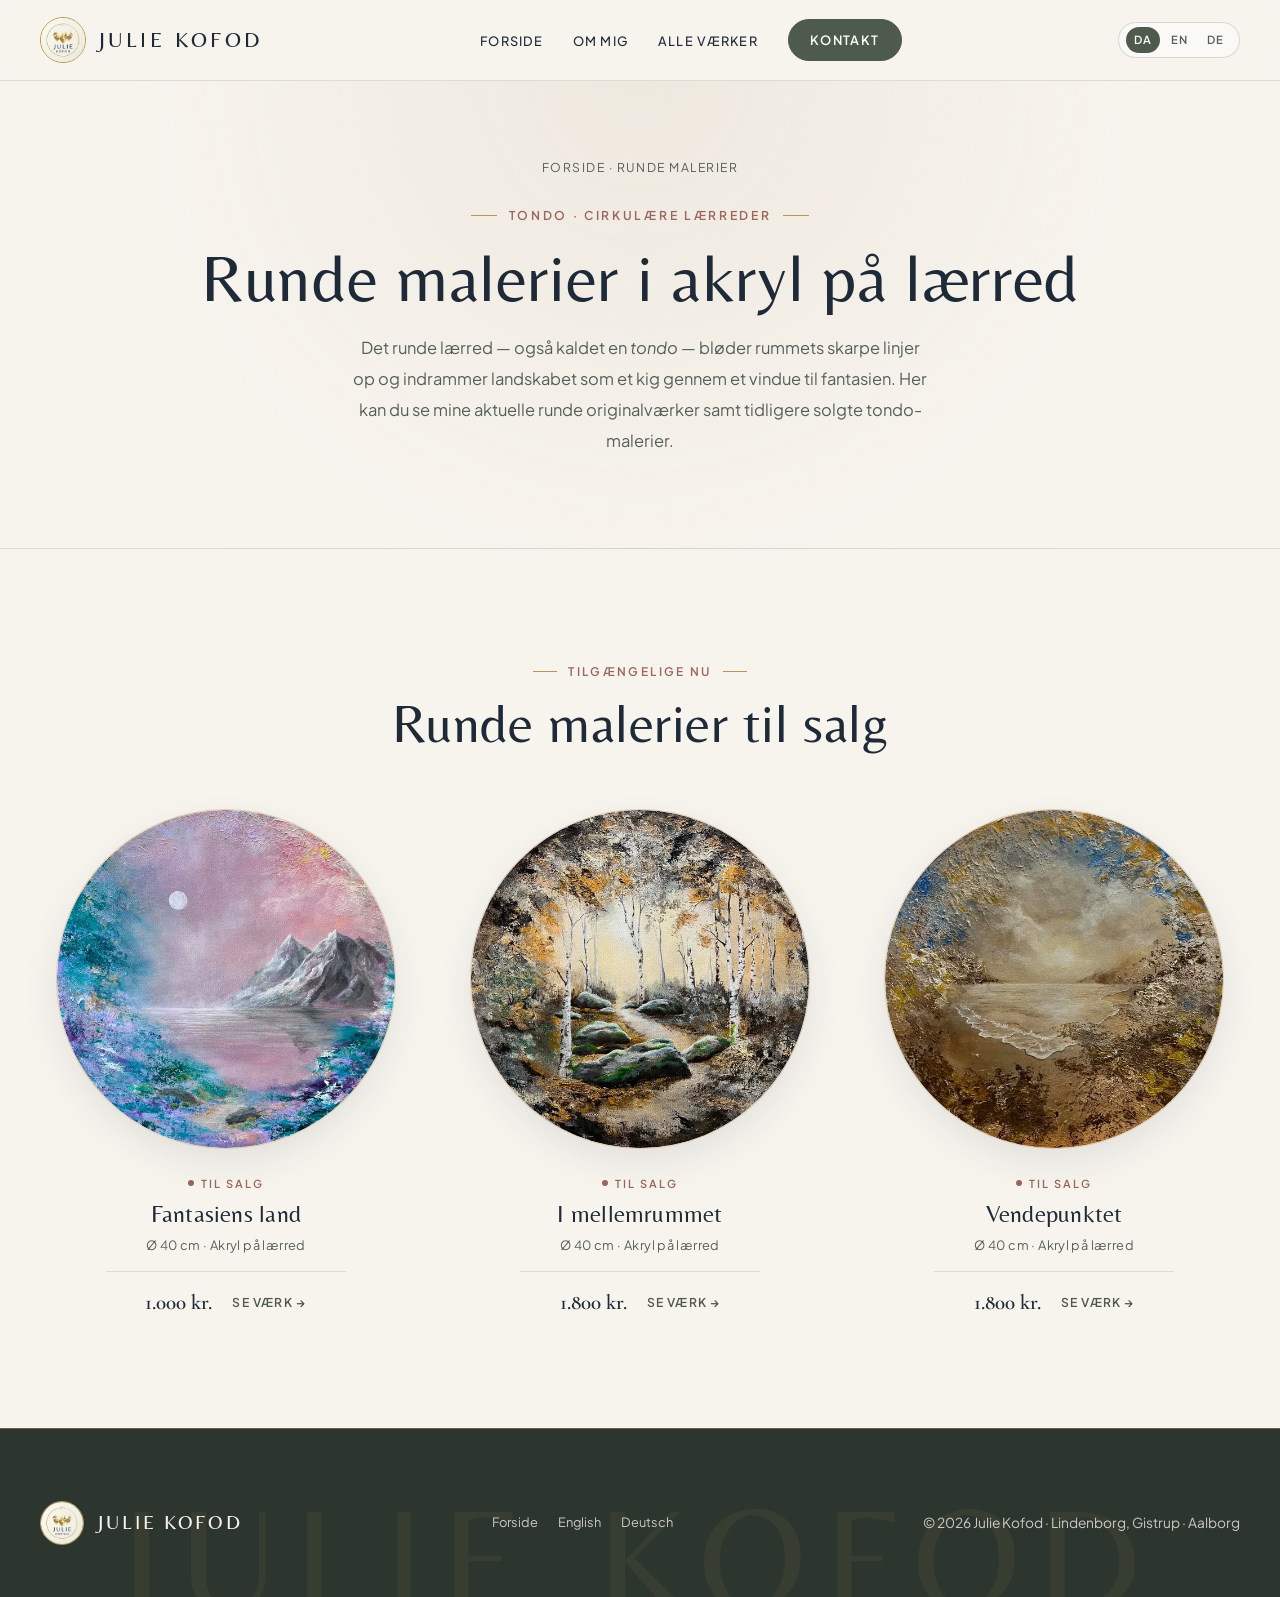
<file: runde-malerier/index.html>
<!DOCTYPE html>
<html lang="da">

<head>
    <meta charset="UTF-8">
    <meta name="viewport" content="width=device-width, initial-scale=1.0">
    <meta name="description" content="Se originale runde malerier (tondo) i akryl på lærred af dansk kunstmaler Julie Kofod. Drømmende nordisk natur, måneskin og taktil struktur fra atelieret i Lindenborg ved Aalborg.">
    <meta name="robots" content="index, follow, max-image-preview:large">
    <link rel="canonical" href="https://juliekofod.com/runde-malerier/">
    <link rel="icon" type="image/png" href="../assets/favicon.png">
    <meta property="og:title" content="Runde Malerier (Tondo) — Originale Akrylmalerier | Julie Kofod">
    <meta property="og:description" content="Udforsk Julie Kofods håndmalede runde lærreder med lys, struktur og nordisk natur.">
    <meta property="og:image" content="https://juliekofod.com/assets/til-salg/01-rund-maane-bjerge.webp">
    <meta property="og:url" content="https://juliekofod.com/runde-malerier/">
    <meta property="og:type" content="website">
    <meta property="og:locale" content="da_DK">
    <title>Runde Malerier (Tondo) — Originale Akrylmalerier | Julie Kofod</title>
    <link rel="preconnect" href="https://fonts.googleapis.com">
    <link rel="preconnect" href="https://fonts.gstatic.com" crossorigin>
    <link href="https://fonts.googleapis.com/css2?family=Belleza&family=Cormorant+Garamond:wght@400;500;600&family=Plus+Jakarta+Sans:wght@400;500;600&display=swap" rel="stylesheet">
    <link rel="stylesheet" href="../index.css?v=202604">
</head>

<body>
    <header class="site-header">
        <div class="container nav-bar">
            <a href="/" class="brand-link" aria-label="Julie Kofod forside">
                <img src="../assets/logo.webp" alt="Julie Kofod logo" class="brand-logo-thumb" width="44" height="44">
                <span class="brand-wordmark">Julie Kofod</span>
            </a>
            <nav aria-label="Hovednavigation">
                <ul class="nav-links">
                    <li><a href="/">Forside</a></li>
                    <li><a href="/#om">Om mig</a></li>
                    <li><a href="/#til-salg">Alle værker</a></li>
                    <li><a href="/#kontakt" class="nav-kontakt-pill">Kontakt</a></li>
                </ul>
            </nav>
            <div class="nav-utilities">
                <div class="lang-switcher" aria-label="Vælg sprog">
                    <a href="/" class="active" hreflang="da">DA</a>
                    <a href="/en/" hreflang="en">EN</a>
                    <a href="/de/" hreflang="de">DE</a>
                </div>
            </div>
            <button type="button" class="mobile-menu-toggle" id="mobile-menu-open" aria-label="Åbn menu" aria-expanded="false" aria-controls="mobile-drawer">
                <svg class="icon" viewBox="0 0 24 24" fill="none" stroke="currentColor" stroke-width="2" stroke-linecap="round" aria-hidden="true"><line x1="3" y1="6" x2="21" y2="6"></line><line x1="3" y1="12" x2="21" y2="12"></line><line x1="3" y1="18" x2="21" y2="18"></line></svg>
            </button>
        </div>
    </header>

    <div class="mobile-drawer" id="mobile-drawer" role="dialog" aria-modal="true" aria-label="Mobilnavigation" aria-hidden="true">
        <div class="mobile-drawer-panel">
            <div class="mobile-drawer-top">
                <span class="brand-wordmark">Julie Kofod</span>
                <button type="button" class="mobile-drawer-close" id="mobile-menu-close" aria-label="Luk menu">
                    <svg class="icon" viewBox="0 0 24 24" fill="none" stroke="currentColor" stroke-width="2" stroke-linecap="round" aria-hidden="true"><line x1="18" y1="6" x2="6" y2="18"></line><line x1="6" y1="6" x2="18" y2="18"></line></svg>
                </button>
            </div>
            <ul class="mobile-drawer-links">
                <li><a href="/" class="drawer-link">Forside</a></li>
                <li><a href="/#om" class="drawer-link">Om mig</a></li>
                <li><a href="/#til-salg" class="drawer-link">Alle værker</a></li>
                <li><a href="/#kontakt" class="drawer-link">Kontakt</a></li>
            </ul>
            <div class="drawer-lang" aria-label="Vælg sprog">
                <a href="/" class="active" hreflang="da">Dansk</a>
                <a href="/en/" hreflang="en">English</a>
                <a href="/de/" hreflang="de">Deutsch</a>
            </div>
        </div>
    </div>

    <main>
        <section class="subpage-hero">
            <div class="container">
                <p class="breadcrumb"><a href="/">Forside</a> · Runde malerier</p>
                <span class="hero-eyebrow">Tondo · Cirkulære lærreder</span>
                <h1 class="hero-title">Runde malerier i akryl på lærred</h1>
                <p class="hero-text">Det runde lærred — også kaldet en <em>tondo</em> — bløder rummets skarpe linjer op og indrammer landskabet som et kig gennem et vindue til fantasien. Her kan du se mine aktuelle runde originalværker samt tidligere solgte tondo-malerier.</p>
            </div>
        </section>

        <section class="gallery-section">
            <div class="container">
                <div class="section-header centered">
                    <span class="eyebrow">Tilgængelige nu</span>
                    <h2 class="section-title">Runde malerier til salg</h2>
                </div>

                <div class="sale-grid">
                    <a href="/#vaerk=fantasiens-land" class="art-card">
                        <div class="art-mat art-mat--round">
                            <img src="../assets/thumbs/til-salg/01-rund-maane-bjerge.webp" alt="Fantasiens land — rundt akrylmaleri med fuldmåne og bjerge af Julie Kofod (Ø 40 cm)" class="is-round" width="600" height="600">
                        </div>
                        <div class="art-info">
                            <span class="sale-badge">Til salg</span>
                            <h3 class="art-title">Fantasiens land</h3>
                            <p class="art-meta">Ø 40 cm · Akryl på lærred</p>
                            <div class="art-price-row"><span class="art-price">1.000 kr.</span><span class="art-cta-link">Se værk →</span></div>
                        </div>
                    </a>

                    <a href="/#vaerk=i-mellemrummet" class="art-card">
                        <div class="art-mat art-mat--round">
                            <img src="../assets/thumbs/til-salg/05-rund-birkeskov.webp" alt="I mellemrummet — rundt strukturmaleri af birkeskov af Julie Kofod (Ø 40 cm)" class="is-round" width="600" height="600">
                        </div>
                        <div class="art-info">
                            <span class="sale-badge">Til salg</span>
                            <h3 class="art-title">I mellemrummet</h3>
                            <p class="art-meta">Ø 40 cm · Akryl på lærred</p>
                            <div class="art-price-row"><span class="art-price">1.800 kr.</span><span class="art-cta-link">Se værk →</span></div>
                        </div>
                    </a>

                    <a href="/#vaerk=vendepunktet" class="art-card">
                        <div class="art-mat art-mat--round">
                            <img src="../assets/thumbs/til-salg/06-rund-gylden-kyst.webp" alt="Vendepunktet — rundt strukturmaleri i gyldne og blå toner af Julie Kofod (Ø 40 cm)" class="is-round" width="600" height="600">
                        </div>
                        <div class="art-info">
                            <span class="sale-badge">Til salg</span>
                            <h3 class="art-title">Vendepunktet</h3>
                            <p class="art-meta">Ø 40 cm · Akryl på lærred</p>
                            <div class="art-price-row"><span class="art-price">1.800 kr.</span><span class="art-cta-link">Se værk →</span></div>
                        </div>
                    </a>
                </div>
            </div>
        </section>
    </main>

    <footer class="site-footer">
        <div class="footer-watermark" aria-hidden="true">JULIE KOFOD</div>
        <div class="container footer-inner">
            <div class="footer-brand">
                <img src="../assets/logo.webp" alt="Julie Kofod logo" width="44" height="44" loading="lazy">
                <span>Julie Kofod</span>
            </div>
            <div class="footer-links">
                <a href="/">Forside</a>
                <a href="/en/" hreflang="en">English</a>
                <a href="/de/" hreflang="de">Deutsch</a>
            </div>
            <p class="footer-copy">© 2026 Julie Kofod · Lindenborg, Gistrup · Aalborg</p>
        </div>
    </footer>
    <script>
        (function () {
            const drawer = document.getElementById("mobile-drawer");
            const openBtn = document.getElementById("mobile-menu-open");
            const closeBtn = document.getElementById("mobile-menu-close");
            if (!drawer || !openBtn) return;
            const setOpen = (open) => {
                drawer.classList.toggle("open", open);
                drawer.setAttribute("aria-hidden", String(!open));
                openBtn.setAttribute("aria-expanded", String(open));
                document.body.style.overflow = open ? "hidden" : "";
            };
            openBtn.addEventListener("click", () => setOpen(true));
            if (closeBtn) closeBtn.addEventListener("click", () => setOpen(false));
            drawer.addEventListener("click", (e) => { if (e.target === drawer) setOpen(false); });
            drawer.querySelectorAll(".drawer-link").forEach((a) => a.addEventListener("click", () => setOpen(false)));
            document.addEventListener("keydown", (e) => { if (e.key === "Escape" && drawer.classList.contains("open")) setOpen(false); });
        })();
    </script>
</body>

</html>
</file>
<file: index.css>
/* ==========================================================================
   JULIE KOFOD — NORDISK NATUR-ATELIER & DRØMMENDE POESI
   Designet direkte ud fra Julies logo (svævende guld-øer, natblå typografi),
   Belleza-typografien fra logoet, moodboards (varmt akvarelpapir,
   mosgrøn, hør, støvet ler, guld) og roen i de drømmende naturmalerier.
   ========================================================================== */

:root {
    /* Organisk Nordisk Natur- & Atelier-palet (WCAG AA-verificeret) */
    --bg-paper: #F7F4EE;
    --bg-linen: #EFEAE0;
    --bg-sand: #E7DFD2;
    --surface-card: #FCFBF8;

    --ink-navy: #1E2A38;        /* Fra Julies eget logo */
    --forest-sage: #4E5A4B;     /* Fra moodboardets mos- & skovgrønne */
    --forest-deep: #2C362F;     /* Dyb rolig skovbund til "Om mig" & footer */
    --clay-rose: #9A665E;       /* Støvet ler/rosa fra moodboard & Pink Sky */
    --gold-warm: #B89552;       /* Guld fra logoets svævende øer & rammering */
    --gold-soft: rgba(184, 149, 82, 0.45);

    --text-muted: #56605A;
    --border-soft: rgba(30, 42, 56, 0.12);

    /* Typografi */
    --font-display: 'Belleza', Georgia, serif;
    --font-poetic: 'Cormorant Garamond', Georgia, serif;
    --font-body: 'Plus Jakarta Sans', -apple-system, BlinkMacSystemFont, sans-serif;

    /* Rum, bevægelse & bløde naturlige skygger */
    --container: 1200px;
    --ease-calm: cubic-bezier(0.22, 1, 0.36, 1);
    --shadow-art: 0 14px 36px rgba(30, 42, 56, 0.09);
    --shadow-art-hover: 0 24px 50px rgba(30, 42, 56, 0.16);
    --shadow-soft: 0 12px 32px rgba(44, 54, 47, 0.06);
}

/* ==========================================================================
   BASE RESET & ACCESSIBILITY
   ========================================================================== */
*,
*::before,
*::after {
    box-sizing: border-box;
    margin: 0;
    padding: 0;
}

html {
    scroll-behavior: smooth;
    font-size: 16px;
    overflow-x: clip;
}

body {
    font-family: var(--font-body);
    background-color: var(--bg-paper);
    color: var(--ink-navy);
    line-height: 1.78;
    -webkit-font-smoothing: antialiased;
    overflow-x: clip;
}

section[id] {
    scroll-margin-top: 84px;
}

.skip-link {
    position: fixed;
    top: -100px;
    left: 1rem;
    z-index: 400;
    padding: 0.7rem 1.25rem;
    background: var(--forest-sage);
    color: var(--bg-paper);
    font-size: 0.86rem;
    font-weight: 600;
    border-radius: 999px;
    border: 1px solid var(--gold-warm);
    transition: top 0.18s ease;
}

.skip-link:focus {
    top: 1rem;
}

a:focus-visible,
button:focus-visible,
select:focus-visible,
[tabindex]:focus-visible {
    outline: 2px solid var(--clay-rose);
    outline-offset: 3px;
}

img {
    display: block;
    max-width: 100%;
}

.icon {
    width: 1em;
    height: 1em;
    display: inline-block;
    vertical-align: -0.14em;
    flex-shrink: 0;
}

a {
    color: inherit;
    text-decoration: none;
}

button {
    font-family: inherit;
    cursor: pointer;
    border: none;
    background: none;
}

.container {
    width: min(var(--container), 100% - 3rem);
    margin-inline: auto;
}

h1, h2, h3, .display-font {
    font-family: var(--font-display);
    font-weight: 400;
    letter-spacing: 0.01em;
    line-height: 1.12;
}

/* ==========================================================================
   SECTION HEADERS — POETISK RO & LUFT
   ========================================================================== */
.section-header {
    max-width: 660px;
    margin-bottom: 3.25rem;
}

.section-header.centered {
    margin-inline: auto;
    text-align: center;
}

.eyebrow {
    display: inline-flex;
    align-items: center;
    gap: 0.7rem;
    font-family: var(--font-body);
    font-size: 0.74rem;
    font-weight: 600;
    letter-spacing: 0.2em;
    text-transform: uppercase;
    line-height: 1.3;
    color: var(--clay-rose);
    margin-bottom: 0.85rem;
}

.eyebrow::before {
    content: "";
    display: inline-block;
    width: 24px;
    height: 1px;
    background: var(--gold-warm);
}

.section-header.centered .eyebrow::after {
    content: "";
    display: inline-block;
    width: 24px;
    height: 1px;
    background: var(--gold-warm);
}

.section-title {
    font-size: clamp(2.2rem, 4.2vw, 3.4rem);
    color: var(--ink-navy);
    margin-bottom: 0.85rem;
}

.section-intro {
    font-size: 0.99rem;
    color: var(--text-muted);
    line-height: 1.82;
}

/* ==========================================================================
   BLØDE, ORGANISKE KNAPPER
   ========================================================================== */
.btn {
    display: inline-flex;
    align-items: center;
    justify-content: center;
    gap: 0.6rem;
    padding: 0.88rem 1.85rem;
    border-radius: 999px;
    font-family: var(--font-body);
    font-size: 0.83rem;
    font-weight: 600;
    letter-spacing: 0.07em;
    text-transform: uppercase;
    border: 1px solid transparent;
    transition: transform 0.25s var(--ease-calm), box-shadow 0.25s var(--ease-calm), background-color 0.22s ease, color 0.22s ease, border-color 0.22s ease;
}

.btn:hover {
    transform: translateY(-2px);
    box-shadow: 0 10px 24px rgba(44, 54, 47, 0.14);
}

.btn:active {
    transform: translateY(0);
}

.btn-pink {
    background: var(--forest-sage);
    color: #FFFFFF;
    border-color: var(--forest-sage);
}

.btn-pink:hover {
    background: var(--forest-deep);
    border-color: var(--forest-deep);
    color: #FFFFFF;
}

.btn-aqua {
    background: transparent;
    color: var(--ink-navy);
    border: 1px solid rgba(30, 42, 56, 0.35);
}

.btn-aqua:hover {
    background: var(--bg-linen);
    border-color: var(--gold-warm);
    color: var(--ink-navy);
}

.btn-outline-teal {
    background: transparent;
    color: var(--ink-navy);
    border: 1px solid rgba(30, 42, 56, 0.32);
}

.btn-outline-teal:hover {
    background: var(--forest-sage);
    border-color: var(--forest-sage);
    color: #FFFFFF;
}

/* ==========================================================================
   STICKY HEADER — LUFTIGT AKVARELPAPIR & SLANK LOGO-TYPOGRAFI
   ========================================================================== */
.site-header {
    position: sticky;
    top: 0;
    z-index: 100;
    background: rgba(247, 244, 238, 0.92);
    backdrop-filter: blur(14px);
    -webkit-backdrop-filter: blur(14px);
    border-bottom: 1px solid var(--border-soft);
}

.nav-bar {
    display: flex;
    align-items: center;
    justify-content: space-between;
    height: 80px;
    gap: 1.5rem;
}

.brand-link {
    display: inline-flex;
    align-items: center;
    gap: 0.8rem;
    min-width: 0;
}

.brand-logo-thumb {
    width: 46px;
    height: 46px;
    border-radius: 50%;
    object-fit: cover;
    border: 1px solid var(--gold-warm);
    background: var(--bg-paper);
    flex-shrink: 0;
}

.brand-wordmark {
    font-family: var(--font-display);
    font-size: clamp(1.05rem, 3.6vw, 1.38rem);
    letter-spacing: 0.16em;
    text-transform: uppercase;
    white-space: nowrap;
    color: var(--ink-navy);
}

.nav-links {
    display: flex;
    align-items: center;
    list-style: none;
    gap: 1.85rem;
}

.nav-links a {
    font-size: 0.8rem;
    font-weight: 500;
    letter-spacing: 0.1em;
    text-transform: uppercase;
    color: var(--ink-navy);
    position: relative;
    transition: color 0.2s ease;
}

.nav-links a:not(.nav-kontakt-pill)::after {
    content: "";
    position: absolute;
    left: 0;
    bottom: -5px;
    width: 0;
    height: 1px;
    background: var(--gold-warm);
    transition: width 0.28s var(--ease-calm);
}

.nav-links a:not(.nav-kontakt-pill):hover,
.nav-links a:not(.nav-kontakt-pill).is-active {
    color: var(--clay-rose);
}

.nav-links a:not(.nav-kontakt-pill):hover::after,
.nav-links a:not(.nav-kontakt-pill).is-active::after {
    width: 100%;
}

.nav-links a.nav-kontakt-pill {
    display: inline-flex;
    align-items: center;
    padding: 0.54rem 1.35rem;
    border-radius: 999px;
    background: var(--forest-sage);
    color: #FFFFFF;
    font-weight: 600;
    border: 1px solid var(--forest-sage);
    transition: background-color 0.22s ease, transform 0.22s var(--ease-calm), box-shadow 0.22s ease;
}

.nav-links a.nav-kontakt-pill:hover,
.nav-links a.nav-kontakt-pill.is-active {
    background: var(--clay-rose);
    border-color: var(--clay-rose);
    color: #FFFFFF;
    transform: translateY(-1px);
    box-shadow: 0 6px 16px rgba(154, 102, 94, 0.22);
}

.nav-instagram {
    display: inline-flex;
    align-items: center;
    justify-content: center;
    width: 38px;
    height: 38px;
    border-radius: 50%;
    border: 1px solid rgba(30, 42, 56, 0.22);
    background: transparent;
    color: var(--ink-navy);
    font-size: 1rem;
    transition: background-color 0.2s ease, color 0.2s ease, border-color 0.2s ease, transform 0.2s ease;
}

.nav-instagram:hover {
    background: var(--forest-sage);
    border-color: var(--forest-sage);
    color: #FFFFFF;
    transform: translateY(-2px);
}

.nav-utilities {
    display: inline-flex;
    align-items: center;
    gap: 0.75rem;
}

.lang-switcher {
    display: inline-flex;
    align-items: center;
    gap: 0.25rem;
    padding: 0.24rem 0.45rem;
    border-radius: 999px;
    border: 1px solid rgba(30, 42, 56, 0.16);
    background: rgba(252, 251, 248, 0.72);
    font-size: 0.7rem;
    font-weight: 600;
    letter-spacing: 0.08em;
}

.lang-switcher a {
    padding: 0.22rem 0.48rem;
    border-radius: 999px;
    color: var(--text-muted);
    transition: background-color 0.2s ease, color 0.2s ease;
}

.lang-switcher a:hover {
    color: var(--ink-navy);
}

.lang-switcher a.active {
    background: var(--forest-sage);
    color: #FFFFFF;
}

.drawer-lang {
    display: flex;
    gap: 0.5rem;
    padding-top: 0.75rem;
    border-top: 1px solid var(--border-soft);
}

.drawer-lang a {
    flex: 1;
    text-align: center;
    padding: 0.5rem 0.65rem;
    border-radius: 999px;
    border: 1px solid var(--border-soft);
    font-size: 0.8rem;
    font-weight: 600;
    color: var(--text-muted);
}

.drawer-lang a.active {
    background: var(--forest-sage);
    border-color: var(--forest-sage);
    color: #FFFFFF;
}

.mobile-menu-toggle {
    display: none;
    align-items: center;
    justify-content: center;
    width: 40px;
    height: 40px;
    border-radius: 50%;
    border: 1px solid rgba(30, 42, 56, 0.28);
    background: transparent;
    color: var(--ink-navy);
    font-size: 1.1rem;
    flex-shrink: 0;
}

/* Mobile Drawer */
.mobile-drawer {
    position: fixed;
    inset: 0;
    z-index: 200;
    background: rgba(30, 42, 56, 0.42);
    backdrop-filter: blur(6px);
    overflow: hidden;
    opacity: 0;
    pointer-events: none;
    transition: opacity 0.25s ease;
}

.mobile-drawer.open {
    opacity: 1;
    pointer-events: auto;
}

.mobile-drawer-panel {
    position: absolute;
    top: 0;
    right: 0;
    width: min(320px, 84vw);
    height: 100%;
    background: var(--bg-paper);
    color: var(--ink-navy);
    border-left: 1px solid var(--gold-soft);
    padding: 2rem;
    display: flex;
    flex-direction: column;
    gap: 2rem;
    transform: translateX(100%);
    transition: transform 0.3s var(--ease-calm);
}

.mobile-drawer.open .mobile-drawer-panel {
    transform: translateX(0);
}

.mobile-drawer-top {
    display: flex;
    align-items: center;
    justify-content: space-between;
}

.mobile-drawer-close {
    width: 40px;
    height: 40px;
    border-radius: 50%;
    border: 1px solid rgba(30, 42, 56, 0.25);
    background: var(--bg-linen);
    color: var(--ink-navy);
    font-size: 1.1rem;
}

.mobile-drawer-links {
    list-style: none;
    display: flex;
    flex-direction: column;
    gap: 1.1rem;
}

.mobile-drawer-links a {
    font-family: var(--font-display);
    font-size: 1.55rem;
    letter-spacing: 0.04em;
    color: var(--ink-navy);
    display: block;
    transition: color 0.2s ease;
}

.mobile-drawer-links a:hover {
    color: var(--clay-rose);
}

/* ==========================================================================
   PORTFOLIO HERO (#start) — EDITORIAL ARTIST INTRO + 4-PANEL ARTWORK MOSAIC
   ========================================================================== */
.portfolio-hero {
    position: relative;
    background: radial-gradient(circle at 50% 0%, rgba(231, 223, 210, 0.55) 0%, rgba(247, 244, 238, 0) 62%), var(--bg-paper);
    color: var(--ink-navy);
    padding: clamp(2.65rem, 5vw, 4.25rem) 0 clamp(3.75rem, 6.5vw, 5.5rem);
    overflow: hidden;
}

.portfolio-hero-header {
    max-width: 720px;
    margin: 0 auto clamp(2.4rem, 4.5vw, 3.5rem);
    text-align: center;
}

.hero-eyebrow {
    display: inline-flex;
    align-items: center;
    justify-content: center;
    gap: 0.75rem;
    font-family: var(--font-body);
    font-size: 0.76rem;
    font-weight: 600;
    letter-spacing: 0.22em;
    text-transform: uppercase;
    line-height: 1.3;
    color: var(--clay-rose);
    margin-bottom: 1.15rem;
}

.hero-eyebrow::before,
.hero-eyebrow::after {
    content: "";
    display: inline-block;
    width: 26px;
    height: 1px;
    background: var(--gold-warm);
}

.hero-title {
    font-size: clamp(2.65rem, 5.2vw, 4.45rem);
    color: var(--ink-navy);
    letter-spacing: 0.01em;
    line-height: 1.07;
    margin-bottom: 1.25rem;
}

.hero-text {
    font-size: 1.03rem;
    color: var(--text-muted);
    max-width: 580px;
    margin: 0 auto 2.1rem;
    line-height: 1.88;
}

.hero-actions {
    display: flex;
    flex-wrap: wrap;
    gap: 0.9rem;
    align-items: center;
    justify-content: center;
}

/* 4-Panel Editorial Artwork Strip (staggered gallery rhythm) */
.hero-mosaic {
    display: grid;
    grid-template-columns: repeat(4, minmax(0, 1fr));
    gap: clamp(1.1rem, 2.4vw, 2rem);
    align-items: center;
}

.mosaic-tile {
    margin: 0;
    cursor: pointer;
    display: flex;
    flex-direction: column;
    align-items: center;
    gap: 0.75rem;
    transition: transform 0.35s var(--ease-calm);
}

.mosaic-tile--tall {
    transform: translateY(16px);
}

.mosaic-tile img {
    width: 100%;
    height: auto;
    aspect-ratio: 4 / 5;
    object-fit: cover;
    border: 1px solid var(--gold-soft);
    background: var(--surface-card);
    box-shadow: var(--shadow-art);
    transition: transform 0.38s var(--ease-calm), box-shadow 0.38s var(--ease-calm), border-color 0.3s ease;
}

.mosaic-tile--round img {
    aspect-ratio: 1 / 1;
    border-radius: 50%;
}

.mosaic-tile:hover img {
    transform: translateY(-5px);
    border-color: var(--gold-warm);
    box-shadow: var(--shadow-art-hover);
}

.mosaic-tile figcaption {
    font-family: var(--font-display);
    font-style: normal;
    font-size: 0.98rem;
    color: var(--ink-navy);
    text-align: center;
    letter-spacing: 0.03em;
}

/* ==========================================================================
   GALLERI-FILTRE & SORTERING
   ========================================================================== */
.gallery-controls {
    display: flex;
    flex-wrap: wrap;
    align-items: center;
    justify-content: space-between;
    gap: 1rem;
    margin-bottom: 2.75rem;
    padding-bottom: 1.2rem;
    border-bottom: 1px solid var(--border-soft);
}

.gallery-controls .filter-bar {
    margin-bottom: 0;
}

.sort-control {
    display: inline-flex;
    align-items: center;
    gap: 0.55rem;
    font-size: 0.76rem;
    font-weight: 500;
    letter-spacing: 0.1em;
    text-transform: uppercase;
    color: var(--text-muted);
}

.sort-select {
    font-family: inherit;
    font-size: 0.8rem;
    font-weight: 500;
    color: var(--ink-navy);
    background: var(--surface-card);
    border: 1px solid rgba(30, 42, 56, 0.22);
    border-radius: 999px;
    padding: 0.44rem 1rem;
    cursor: pointer;
    transition: border-color 0.2s ease, background-color 0.2s ease;
}

.sort-select:hover {
    border-color: var(--gold-warm);
}

.filter-bar {
    display: flex;
    flex-wrap: wrap;
    gap: 0.55rem;
    margin-bottom: 2.5rem;
}

.filter-bar--centered {
    justify-content: center;
}

.filter-pill {
    display: inline-flex;
    align-items: center;
    gap: 0.4rem;
    padding: 0.46rem 1.15rem;
    border-radius: 999px;
    font-size: 0.79rem;
    font-weight: 500;
    letter-spacing: 0.04em;
    color: var(--ink-navy);
    background: transparent;
    border: 1px solid rgba(30, 42, 56, 0.2);
    transition: background-color 0.2s ease, color 0.2s ease, border-color 0.2s ease;
}

.filter-pill:hover {
    background: var(--bg-linen);
    border-color: var(--gold-warm);
}

.filter-pill[aria-pressed="true"] {
    background: var(--forest-sage);
    border-color: var(--forest-sage);
    color: #FFFFFF;
}

.filter-pill-count {
    font-size: 0.73rem;
    opacity: 0.78;
}

/* ==========================================================================
   TIL SALG (#til-salg) — ENSARTET, SVÆVENDE ATELIER-PRÆSENTATION
   ========================================================================== */
.gallery-section {
    padding: clamp(4.75rem, 8vw, 7.25rem) 0;
    background: var(--bg-paper);
}

.sale-grid {
    display: grid;
    grid-template-columns: repeat(3, minmax(0, 1fr));
    gap: 3.25rem 2.65rem;
}

.art-card {
    background: transparent;
    border: none;
    box-shadow: none;
    display: flex;
    flex-direction: column;
    align-items: center;
    padding-top: 0.25rem;
    cursor: pointer;
}

.art-mat {
    position: relative;
    width: 100%;
    max-width: 340px;
    aspect-ratio: 1 / 1;
    background: transparent;
    padding: 0;
    overflow: visible;
}

.art-mat img {
    position: absolute;
    inset: 0;
    margin: auto;
    display: block;
    border: 1px solid var(--gold-soft);
    background: var(--surface-card);
    box-shadow: var(--shadow-art);
    transition: transform 0.35s var(--ease-calm), box-shadow 0.35s var(--ease-calm), border-color 0.3s ease;
}

.art-mat img.is-round {
    width: 100%;
    height: 100%;
    object-fit: cover;
    border-radius: 50%;
}

.art-mat img.is-rect {
    max-width: 100%;
    max-height: 100%;
    width: auto;
    height: auto;
    object-fit: contain;
    border-radius: 0;
}

/* Ensartet, rolig atelier-hover (identisk på #til-salg og #solgte) */
.art-card:hover .art-mat img {
    transform: translateY(-5px);
    border-color: var(--gold-warm);
    box-shadow: var(--shadow-art-hover);
}

.sale-badge {
    display: inline-flex;
    align-items: center;
    gap: 0.42rem;
    font-size: 0.69rem;
    font-weight: 600;
    letter-spacing: 0.18em;
    text-transform: uppercase;
    color: var(--clay-rose);
    margin-bottom: 0.1rem;
}

.sale-badge::before {
    content: "";
    width: 6px;
    height: 6px;
    border-radius: 50%;
    background: var(--clay-rose);
}

.sale-badge--reserved {
    color: var(--forest-sage);
}

.sale-badge--reserved::before {
    background: var(--gold-warm);
}

.art-info {
    width: 100%;
    padding: 1.55rem 0.5rem 0.25rem;
    display: flex;
    flex-direction: column;
    align-items: center;
    text-align: center;
    flex: 1;
    gap: 0.4rem;
}

.art-title {
    font-family: var(--font-display);
    font-size: 1.48rem;
    color: var(--ink-navy);
    transition: color 0.22s ease;
}

.art-card:hover .art-title {
    color: var(--forest-sage);
}

.art-meta {
    display: inline-block;
    font-size: 0.8rem;
    font-weight: 400;
    letter-spacing: 0.03em;
    color: var(--text-muted);
}

.art-price-row {
    width: 100%;
    max-width: 240px;
    margin-top: 0.5rem;
    padding-top: 0.72rem;
    border-top: 1px solid var(--border-soft);
    display: flex;
    align-items: center;
    justify-content: center;
    gap: 1.25rem;
}

.art-price {
    font-family: var(--font-poetic);
    font-size: 1.32rem;
    font-weight: 600;
    color: var(--ink-navy);
}

.art-price--reserved {
    font-family: var(--font-body);
    font-size: 0.78rem;
    font-weight: 500;
    letter-spacing: 0.04em;
    color: var(--text-muted);
}

.art-cta-link {
    font-size: 0.76rem;
    font-weight: 600;
    letter-spacing: 0.1em;
    text-transform: uppercase;
    color: var(--forest-sage);
    display: inline-flex;
    align-items: center;
    gap: 0.35rem;
    transition: color 0.2s ease, gap 0.22s ease;
}

.art-card:hover .art-cta-link {
    color: var(--clay-rose);
    gap: 0.55rem;
}

/* ==========================================================================
   TRYGHEDS-STRIP — VARMT HØRPAPIR & GYLDNE DETALJER
   ========================================================================== */
.collector-strip {
    margin-top: clamp(3.5rem, 6vw, 5rem);
    display: grid;
    grid-template-columns: repeat(3, minmax(0, 1fr));
    background: var(--bg-linen);
    border: 1px solid var(--gold-soft);
    border-radius: 6px;
    box-shadow: var(--shadow-soft);
}

.collector-item {
    display: flex;
    align-items: flex-start;
    gap: 1rem;
    padding: 1.85rem 1.9rem;
    border-right: 1px solid var(--border-soft);
    color: var(--ink-navy);
}

.collector-item:last-child {
    border-right: none;
}

.collector-icon {
    width: 38px;
    height: 38px;
    border-radius: 50%;
    background: var(--bg-paper);
    border: 1px solid var(--gold-warm);
    color: var(--forest-sage);
    display: inline-flex;
    align-items: center;
    justify-content: center;
    font-size: 0.92rem;
    flex-shrink: 0;
    margin-top: 0.1rem;
}

.collector-item h3 {
    font-family: var(--font-display);
    font-size: 1.22rem;
    color: var(--ink-navy);
    margin-bottom: 0.25rem;
}

.collector-item p {
    font-size: 0.87rem;
    color: var(--text-muted);
    line-height: 1.58;
}

/* ==========================================================================
   POETISK CITAT-BÅND — DYB SKOVGRØN, GULD & HÅNDSKREVET SIGNATUR
   ========================================================================== */
.quote-band {
    background: var(--forest-sage);
    color: var(--bg-paper);
    padding: clamp(4.75rem, 8.5vw, 7rem) 0;
    border-top: 1px solid var(--gold-soft);
    border-bottom: 1px solid var(--gold-soft);
    text-align: center;
}

.quote-band-inner {
    max-width: 820px;
    margin-inline: auto;
}

.quote-mark {
    font-family: var(--font-poetic);
    font-size: clamp(4.8rem, 8vw, 7rem);
    line-height: 0.55;
    color: var(--gold-warm);
    display: block;
    margin-bottom: 1rem;
}

.quote-text {
    font-family: var(--font-poetic);
    font-style: normal;
    font-weight: 400;
    font-size: clamp(1.85rem, 3.4vw, 2.65rem);
    line-height: 1.4;
    color: var(--bg-paper);
    margin-bottom: 1.5rem;
}

.quote-author {
    display: inline-block;
    font-family: var(--font-display);
    font-size: 1.05rem;
    letter-spacing: 0.22em;
    text-transform: uppercase;
    color: #E7DFD2;
    padding-top: 0.75rem;
    border-top: 1px solid rgba(184, 149, 82, 0.55);
}

/* ==========================================================================
   SOLGTE VÆRKER (#solgte) — BALANCERET GALLERIVÆG & ENSARTET HOVER
   ========================================================================== */
.sold-section {
    padding: clamp(4.75rem, 8vw, 7.25rem) 0;
    background: var(--bg-paper);
}

.sold-masonry {
    display: grid;
    grid-template-columns: repeat(3, minmax(0, 1fr));
    gap: 3.25rem 2.65rem;
    align-items: start;
}

.sold-card {
    background: transparent;
    border: none;
    box-shadow: none;
    display: flex;
    flex-direction: column;
    align-items: center;
    padding-top: 0.25rem;
    cursor: pointer;
}

.sold-img-wrap {
    position: relative;
    width: 100%;
    max-width: 340px;
    aspect-ratio: 1 / 1;
    background: transparent;
    padding: 0;
    border: none;
    overflow: visible;
}

.sold-img-wrap img {
    position: absolute;
    inset: 0;
    margin: auto;
    display: block;
    background: var(--surface-card);
    border: 1px solid var(--gold-soft);
    box-shadow: var(--shadow-art);
    transition: transform 0.35s var(--ease-calm), box-shadow 0.35s var(--ease-calm), border-color 0.3s ease;
}

.sold-img-wrap img.is-round {
    width: 100%;
    height: 100%;
    object-fit: cover;
    border-radius: 50%;
}

.sold-img-wrap img.is-rect {
    max-width: 100%;
    max-height: 100%;
    width: auto;
    height: auto;
    object-fit: contain;
    border-radius: 0;
}

/* Identisk rolig atelier-hover som #til-salg */
.sold-card:hover .sold-img-wrap img {
    transform: translateY(-5px);
    border-color: var(--gold-warm);
    box-shadow: var(--shadow-art-hover);
}

.sold-badge {
    display: inline-flex;
    align-items: center;
    gap: 0.42rem;
    font-size: 0.68rem;
    font-weight: 600;
    letter-spacing: 0.18em;
    text-transform: uppercase;
    color: var(--text-muted);
    margin-bottom: 0.1rem;
}

.sold-badge::before {
    content: "";
    width: 6px;
    height: 6px;
    border-radius: 50%;
    background: var(--gold-warm);
}

.sold-caption {
    padding: 1.45rem 0.5rem 0.25rem;
    text-align: center;
    display: flex;
    flex-direction: column;
    align-items: center;
    gap: 0.36rem;
}

.sold-title {
    font-family: var(--font-display);
    font-size: 1.4rem;
    color: var(--ink-navy);
    transition: color 0.22s ease;
}

.sold-card:hover .sold-title {
    color: var(--forest-sage);
}

.sold-meta {
    font-size: 0.78rem;
    color: var(--text-muted);
    letter-spacing: 0.03em;
}

.sold-desc {
    font-size: 0.85rem;
    color: var(--text-muted);
    line-height: 1.62;
    max-width: 32ch;
    margin-top: 0.15rem;
}

/* Varmt Bestillingsværk-kort i sand/hør med guldramme */
.commission-banner {
    margin-top: 4rem;
    padding: clamp(2.25rem, 4vw, 3rem) clamp(2rem, 4.5vw, 3.25rem);
    background: var(--bg-linen);
    color: var(--ink-navy);
    border: 1px solid var(--gold-soft);
    border-radius: 6px;
    box-shadow: var(--shadow-soft);
    display: flex;
    align-items: center;
    justify-content: space-between;
    gap: 2rem;
    flex-wrap: wrap;
}

.commission-banner-text {
    max-width: 580px;
}

.commission-banner-text h3 {
    font-size: clamp(1.75rem, 3vw, 2.25rem);
    color: var(--ink-navy);
    margin-bottom: 0.4rem;
}

.commission-banner-text p {
    color: var(--text-muted);
    font-size: 0.98rem;
}

/* ==========================================================================
   OM JULIE (#om) — DYB SKOVBUND, PERSONLIG RO & HÅNDSKREVET UNDERSKRIFT
   ========================================================================== */
.about-section {
    padding: clamp(5rem, 9vw, 7.5rem) 0;
    background: var(--forest-deep);
    color: var(--bg-paper);
    overflow: hidden;
}

.about-grid {
    display: grid;
    grid-template-columns: 0.88fr 1.12fr;
    align-items: center;
    gap: clamp(2.75rem, 5.5vw, 5.25rem);
}

.about-media {
    position: relative;
    isolation: isolate;
}

.about-image-frame {
    position: relative;
    background: var(--forest-deep);
    padding: 10px;
    border: 1px solid var(--gold-warm);
    margin: 0 16px 16px 0;
}

.about-image-frame::before {
    content: "";
    position: absolute;
    top: 16px;
    left: 16px;
    right: -16px;
    bottom: -16px;
    background: rgba(184, 149, 82, 0.14);
    border: 1px solid rgba(184, 149, 82, 0.4);
    z-index: -1;
}

.about-image-frame img {
    width: 100%;
    aspect-ratio: 3 / 4;
    object-fit: cover;
    display: block;
}

.about-copy .eyebrow {
    color: #DFC89A;
}

.about-copy .section-title {
    color: var(--bg-paper);
    margin-bottom: 1.4rem;
}

.about-copy p {
    color: rgba(247, 244, 238, 0.88);
    font-size: 1.01rem;
    line-height: 1.88;
    margin-bottom: 1.25rem;
}

.about-signature {
    font-family: var(--font-display);
    font-size: 1.15rem;
    letter-spacing: 0.2em;
    text-transform: uppercase;
    color: #DFC89A;
    margin-top: 1.75rem;
}

.about-media-caption {
    margin-top: 1.75rem;
    font-family: var(--font-display);
    font-style: normal;
    font-size: 1.02rem;
    letter-spacing: 0.04em;
    line-height: 1.55;
    color: rgba(247, 244, 238, 0.82);
    max-width: 40ch;
}

/* Tre spor i mine malerier — Kunstnerisk udtryk */
.expression-band {
    margin-top: clamp(4rem, 7vw, 5.75rem);
    padding-top: clamp(3rem, 5.5vw, 4.25rem);
    border-top: 1px solid rgba(184, 149, 82, 0.28);
}

.expression-header {
    text-align: center;
    margin-bottom: clamp(2.25rem, 4vw, 3.25rem);
}

.expression-header .eyebrow {
    color: #DFC89A;
    margin-bottom: 0.65rem;
}

.expression-header h3 {
    font-family: var(--font-display);
    font-size: clamp(1.9rem, 3.2vw, 2.55rem);
    color: var(--bg-paper);
    letter-spacing: 0.015em;
}

.expression-grid {
    display: grid;
    grid-template-columns: repeat(3, minmax(0, 1fr));
    gap: clamp(1.5rem, 3vw, 2.25rem);
}

.expression-pillar {
    padding: 2rem 1.85rem;
    background: rgba(247, 244, 238, 0.045);
    border: 1px solid rgba(184, 149, 82, 0.26);
    border-radius: 6px;
    display: flex;
    flex-direction: column;
    gap: 0.75rem;
    transition: border-color 0.28s ease, background-color 0.28s ease, transform 0.32s var(--ease-calm);
}

.expression-pillar:hover {
    border-color: rgba(223, 200, 154, 0.58);
    background: rgba(247, 244, 238, 0.075);
    transform: translateY(-3px);
}

.pillar-num {
    font-family: var(--font-display);
    font-style: normal;
    font-size: 1.35rem;
    line-height: 1;
    color: #DFC89A;
    letter-spacing: 0.1em;
}

.expression-pillar h4 {
    font-family: var(--font-display);
    font-size: 1.38rem;
    color: var(--bg-paper);
    line-height: 1.25;
}

.expression-pillar p {
    font-size: 0.94rem;
    line-height: 1.75;
    color: rgba(247, 244, 238, 0.82);
}

/* ==========================================================================
   ATMOSFÆRISK TEKSTUR-PAUSE — MALERI-DETALJE MELLEM HISTORIE & GALLERI
   ========================================================================== */
.texture-interlude {
    position: relative;
    width: 100%;
    height: clamp(180px, 24vw, 310px);
    overflow: hidden;
    border-top: 1px solid var(--gold-soft);
    border-bottom: 1px solid var(--gold-soft);
    background: var(--forest-deep);
}

.texture-interlude img {
    width: 100%;
    height: 100%;
    object-fit: cover;
    object-position: center 42%;
    display: block;
    filter: saturate(0.92) brightness(0.76);
}

.texture-interlude::after {
    content: "";
    position: absolute;
    inset: 0;
    background: linear-gradient(
        180deg,
        rgba(44, 54, 47, 0.28) 0%,
        rgba(30, 42, 56, 0.42) 50%,
        rgba(44, 54, 47, 0.34) 100%
    );
    pointer-events: none;
}

.texture-interlude-caption {
    position: absolute;
    inset: 0;
    z-index: 1;
    display: flex;
    align-items: center;
    justify-content: center;
    padding: 1rem 1.5rem;
    text-align: center;
}

.texture-interlude-caption span {
    font-size: 0.78rem;
    font-weight: 500;
    letter-spacing: 0.24em;
    text-transform: uppercase;
    color: var(--bg-paper);
    padding: 0.55rem 1.4rem;
    background: rgba(30, 42, 56, 0.46);
    border: 1px solid rgba(223, 200, 154, 0.52);
    border-radius: 999px;
    backdrop-filter: blur(6px);
}

/* ==========================================================================
   OFTE STILLEDE SPØRGSMÅL (#faq) — SYNLIG FAQ DER MATCHER JSON-LD
   ========================================================================== */
.faq-section {
    padding: clamp(4.25rem, 7vw, 6rem) 0;
    background: var(--bg-linen);
    border-top: 1px solid var(--border-soft);
    border-bottom: 1px solid var(--border-soft);
}

.faq-list {
    max-width: 780px;
    margin: 0 auto;
    display: flex;
    flex-direction: column;
    gap: 0.85rem;
}

.faq-item {
    background: var(--surface-card);
    border: 1px solid var(--gold-soft);
    border-radius: 6px;
    transition: border-color 0.25s ease, box-shadow 0.25s ease;
}

.faq-item[open] {
    border-color: var(--gold-warm);
    box-shadow: var(--shadow-soft);
}

.faq-item summary {
    list-style: none;
    cursor: pointer;
    padding: 1.25rem 1.5rem;
    display: flex;
    align-items: center;
    justify-content: space-between;
    gap: 1rem;
    font-family: var(--font-display);
    font-size: 1.24rem;
    color: var(--ink-navy);
}

.faq-item summary::-webkit-details-marker {
    display: none;
}

.faq-item summary::after {
    content: "+";
    font-family: var(--font-body);
    font-size: 1.35rem;
    font-weight: 400;
    color: var(--gold-warm);
    line-height: 1;
    transition: transform 0.25s ease;
    flex-shrink: 0;
}

.faq-item[open] summary::after {
    content: "−";
}

.faq-answer {
    padding: 0 1.5rem 1.35rem;
    font-size: 0.96rem;
    line-height: 1.78;
    color: var(--text-muted);
}

/* ==========================================================================
   UNDERSIDER (/bestillingsvaerk/ & /runde-malerier/)
   ========================================================================== */
.subpage-hero {
    padding: clamp(3rem, 6vw, 4.75rem) 0 clamp(2.5rem, 4.5vw, 3.75rem);
    background: radial-gradient(circle at 50% 0%, rgba(231, 223, 210, 0.55) 0%, transparent 65%), var(--bg-paper);
    text-align: center;
    border-bottom: 1px solid var(--border-soft);
}

.breadcrumb {
    font-size: 0.76rem;
    letter-spacing: 0.12em;
    text-transform: uppercase;
    color: var(--text-muted);
    margin-bottom: 1.1rem;
}

.breadcrumb a:hover {
    color: var(--forest-sage);
}

.steps-grid {
    display: grid;
    grid-template-columns: repeat(3, minmax(0, 1fr));
    gap: clamp(1.25rem, 2.8vw, 2rem);
    margin-top: 2.5rem;
}

.step-card {
    background: var(--surface-card);
    border: 1px solid var(--gold-soft);
    border-radius: 6px;
    padding: 2rem 1.75rem;
    display: flex;
    flex-direction: column;
    gap: 0.65rem;
}

.step-card h3 {
    font-size: 1.38rem;
    color: var(--ink-navy);
}

.step-card p {
    font-size: 0.94rem;
    color: var(--text-muted);
    line-height: 1.75;
}

.footer-links {
    display: flex;
    flex-wrap: wrap;
    gap: 0.5rem 1.25rem;
    font-size: 0.8rem;
    color: rgba(247, 244, 238, 0.78);
}

.footer-links a:hover {
    color: #DFC89A;
}

/* ==========================================================================
   KONTAKT (#kontakt) — VARMT HØRKORT & ROLIG KONTAKTFORMULAR
   ========================================================================== */
.contact-section {
    padding: clamp(5rem, 8.5vw, 7.25rem) 0;
    background: var(--bg-paper);
    color: var(--ink-navy);
}

.contact-grid {
    display: grid;
    grid-template-columns: 0.94fr 1.06fr;
    gap: clamp(2.5rem, 5vw, 4.75rem);
    align-items: start;
}

.contact-info .section-intro {
    margin-bottom: 2rem;
}

.contact-channels {
    background: var(--bg-linen);
    border: 1px solid var(--gold-soft);
    border-radius: 6px;
    box-shadow: var(--shadow-soft);
    display: flex;
    flex-direction: column;
    overflow: hidden;
}

.channel-card {
    display: flex;
    align-items: center;
    justify-content: space-between;
    gap: 1rem;
    padding: 1.25rem 1.45rem;
    background: transparent;
    border-bottom: 1px solid var(--border-soft);
    color: var(--ink-navy);
    transition: background-color 0.2s ease;
}

.channel-card:last-child {
    border-bottom: none;
}

.channel-card:hover {
    background: rgba(252, 251, 248, 0.7);
}

.channel-card--static,
.channel-card--static:hover {
    cursor: default;
    background: transparent;
}

.channel-left {
    display: flex;
    align-items: center;
    gap: 0.95rem;
    min-width: 0;
}

.channel-icon {
    width: 40px;
    height: 40px;
    border-radius: 50%;
    background: var(--bg-paper);
    border: 1px solid var(--gold-warm);
    color: var(--forest-sage);
    display: flex;
    align-items: center;
    justify-content: center;
    font-size: 0.96rem;
    flex-shrink: 0;
}

.channel-label {
    font-size: 0.68rem;
    font-weight: 600;
    text-transform: uppercase;
    letter-spacing: 0.16em;
    color: var(--clay-rose);
    display: block;
}

.channel-value {
    font-size: 0.95rem;
    font-weight: 500;
    color: var(--ink-navy);
    word-break: break-word;
}

.copy-email-btn {
    padding: 0.44rem 0.95rem;
    border-radius: 999px;
    background: var(--surface-card);
    color: var(--ink-navy);
    border: 1px solid rgba(30, 42, 56, 0.24);
    font-size: 0.74rem;
    font-weight: 600;
    white-space: nowrap;
    flex-shrink: 0;
    transition: background-color 0.2s ease, color 0.2s ease, border-color 0.2s ease;
}

.copy-email-btn:hover {
    background: var(--forest-sage);
    border-color: var(--forest-sage);
    color: #FFFFFF;
}

.copy-email-btn.is-copied {
    background: var(--clay-rose);
    border-color: var(--clay-rose);
    color: #FFFFFF;
}

.contact-form-card {
    background: var(--surface-card);
    color: var(--ink-navy);
    padding: clamp(2rem, 4vw, 2.85rem);
    border: 1px solid var(--border-soft);
    border-radius: 6px;
    box-shadow: var(--shadow-soft);
}

.form-row {
    margin-bottom: 1.3rem;
}

.form-row label {
    display: block;
    font-size: 0.72rem;
    font-weight: 600;
    letter-spacing: 0.14em;
    text-transform: uppercase;
    color: var(--text-muted);
    margin-bottom: 0.45rem;
}

.form-row input,
.form-row textarea {
    width: 100%;
    padding: 0.88rem 1rem;
    border-radius: 4px;
    border: 1px solid rgba(30, 42, 56, 0.2);
    background: var(--bg-paper);
    font-family: inherit;
    font-size: 0.95rem;
    color: var(--ink-navy);
    transition: border-color 0.2s ease, box-shadow 0.2s ease, background-color 0.2s ease;
}

.form-row input:focus,
.form-row textarea:focus {
    outline: none;
    border-color: var(--gold-warm);
    background: #FFFFFF;
    box-shadow: 0 0 0 3px rgba(184, 149, 82, 0.18);
}

.form-row textarea {
    resize: vertical;
    min-height: 124px;
}

.form-actions {
    display: flex;
    flex-wrap: wrap;
    gap: 0.75rem;
}

.form-submit-btn {
    flex: 1 1 220px;
}

.form-copy-btn {
    flex: 0 1 auto;
}

.form-status {
    font-size: 0.86rem;
    font-weight: 600;
    color: var(--forest-sage);
    margin-top: 0.8rem;
}

.form-status:empty {
    display: none;
}

.form-status.is-error {
    color: var(--clay-rose);
}

.form-note {
    font-size: 0.82rem;
    color: var(--text-muted);
    margin-top: 0.95rem;
}

/* ==========================================================================
   FOOTER — ROLIG SKOVBUND & DISKRET VANDMÆRKE
   ========================================================================== */
.site-footer {
    position: relative;
    background: var(--forest-deep);
    color: var(--bg-paper);
    padding: clamp(3.25rem, 6vw, 4.5rem) 0 clamp(2.5rem, 4.5vw, 3.25rem);
    overflow: hidden;
    border-top: 1px solid var(--gold-soft);
}

.footer-watermark {
    position: absolute;
    left: 50%;
    bottom: -0.18em;
    transform: translateX(-50%);
    font-family: var(--font-display);
    font-size: clamp(3.25rem, 11.5vw, 9.5rem);
    letter-spacing: 0.12em;
    line-height: 0.9;
    white-space: nowrap;
    color: var(--gold-warm);
    opacity: 0.08;
    pointer-events: none;
    user-select: none;
    z-index: 0;
}

.footer-inner {
    position: relative;
    z-index: 1;
    display: flex;
    align-items: center;
    justify-content: space-between;
    flex-wrap: wrap;
    gap: 1.5rem;
}

.footer-brand {
    display: flex;
    align-items: center;
    gap: 0.85rem;
}

.footer-brand img {
    width: 44px;
    height: 44px;
    border-radius: 50%;
    border: 1px solid var(--gold-warm);
    object-fit: cover;
    background: var(--bg-paper);
}

.footer-brand span {
    font-family: var(--font-display);
    font-size: 1.22rem;
    letter-spacing: 0.14em;
    text-transform: uppercase;
    color: var(--bg-paper);
}

.footer-copy {
    font-size: 0.86rem;
    color: rgba(247, 244, 238, 0.78);
}

.footer-social {
    display: inline-flex;
    align-items: center;
    gap: 0.55rem;
    font-size: 0.84rem;
    font-weight: 500;
    color: var(--bg-paper);
    padding: 0.56rem 1.25rem;
    border-radius: 999px;
    background: transparent;
    border: 1px solid var(--gold-soft);
    transition: background-color 0.2s ease, border-color 0.2s ease, color 0.2s ease;
}

.footer-social:hover {
    background: var(--gold-warm);
    border-color: var(--gold-warm);
    color: #FFFFFF;
}

/* ==========================================================================
   LIGHTBOX — LYS AKVARELPAPIR-VISNING & "SE PÅ VÆG"
   ========================================================================== */
.lightbox {
    position: fixed;
    inset: 0;
    z-index: 300;
    background: rgba(247, 244, 238, 0.98);
    backdrop-filter: blur(12px);
    display: flex;
    flex-direction: column;
    align-items: center;
    justify-content: center;
    padding: clamp(2rem, 4.5vw, 3.5rem) clamp(1.5rem, 4vw, 3rem);
    opacity: 0;
    pointer-events: none;
    transition: opacity 0.25s ease;
}

.lightbox.open {
    opacity: 1;
    pointer-events: auto;
}

.lightbox-topbar {
    position: fixed;
    top: 1.25rem;
    right: 1.25rem;
    display: flex;
    align-items: center;
    gap: 0.5rem;
    z-index: 310;
}

.lb-counter {
    padding: 0.36rem 0.85rem;
    border-radius: 999px;
    background: var(--surface-card);
    color: var(--ink-navy);
    border: 1px solid rgba(30, 42, 56, 0.2);
    font-size: 0.78rem;
    font-weight: 600;
}

.lb-zoom-badge {
    padding: 0.36rem 0.8rem;
    border-radius: 999px;
    background: var(--bg-linen);
    color: var(--ink-navy);
    border: 1px solid var(--gold-soft);
    font-size: 0.76rem;
    font-weight: 600;
}

.lb-zoom-badge[hidden] {
    display: none;
}

.lb-wall-btn {
    display: inline-flex;
    align-items: center;
    gap: 0.45rem;
    height: 42px;
    padding: 0 1rem;
    border-radius: 999px;
    background: var(--surface-card);
    color: var(--ink-navy);
    border: 1px solid rgba(30, 42, 56, 0.22);
    font-size: 0.8rem;
    font-weight: 600;
    transition: background-color 0.2s ease, color 0.2s ease, border-color 0.2s ease;
}

.lb-wall-btn:hover,
.lb-wall-btn[aria-pressed="true"] {
    background: var(--forest-sage);
    border-color: var(--forest-sage);
    color: #FFFFFF;
}

.lb-btn {
    width: 42px;
    height: 42px;
    border-radius: 50%;
    background: var(--surface-card);
    color: var(--ink-navy);
    border: 1px solid rgba(30, 42, 56, 0.22);
    font-size: 0.98rem;
    display: inline-flex;
    align-items: center;
    justify-content: center;
    transition: background-color 0.2s ease, color 0.2s ease, border-color 0.2s ease, opacity 0.2s ease;
}

.lb-btn--sm {
    width: 38px;
    height: 38px;
    font-size: 0.9rem;
}

.lb-btn:hover:not(:disabled) {
    background: var(--forest-sage);
    border-color: var(--forest-sage);
    color: #FFFFFF;
}

.lb-btn:disabled {
    opacity: 0.36;
    cursor: not-allowed;
}

.lb-nav {
    position: fixed;
    top: 50%;
    transform: translateY(-50%);
    z-index: 310;
    width: 46px;
    height: 46px;
    border-radius: 50%;
    background: var(--surface-card);
    color: var(--ink-navy);
    border: 1px solid rgba(30, 42, 56, 0.22);
    font-size: 1.1rem;
    display: inline-flex;
    align-items: center;
    justify-content: center;
    transition: background-color 0.2s ease, color 0.2s ease, border-color 0.2s ease;
}

.lb-nav:hover {
    background: var(--forest-sage);
    border-color: var(--forest-sage);
    color: #FFFFFF;
}

.lb-prev { left: 1.5rem; }
.lb-next { right: 1.5rem; }

.lb-mobile-nav {
    display: none;
    align-items: center;
    justify-content: center;
    gap: 1rem;
    margin-bottom: 0.65rem;
}

.lb-swipe-hint {
    font-size: 0.74rem;
    color: var(--text-muted);
}

.lightbox-stage {
    position: relative;
    width: min(92vw, 1140px);
    height: min(64vh, 680px);
    background: transparent;
    padding: 0;
    border: none;
    box-shadow: none;
    display: flex;
    align-items: center;
    justify-content: center;
    overflow: visible;
    cursor: default;
    touch-action: pan-y;
}

.lightbox-stage.is-zoomed {
    overflow: hidden;
    cursor: grab;
    touch-action: none;
}

.lightbox-stage.is-dragging {
    cursor: grabbing;
}

.lightbox-stage img {
    display: block;
    max-width: 100%;
    max-height: 100%;
    width: auto;
    height: auto;
    object-fit: contain;
    border: 1px solid var(--gold-warm);
    box-shadow: 0 20px 48px rgba(30, 42, 56, 0.16);
    background: var(--surface-card);
    cursor: zoom-in;
    transition: transform 0.25s var(--ease-calm);
    user-select: none;
    -webkit-user-drag: none;
}

.lightbox-stage.is-zoomed img {
    cursor: grab;
}

.lightbox-stage.is-dragging img {
    cursor: grabbing;
    transition: none;
}

.lightbox-stage[hidden],
.wall-preview[hidden] {
    display: none;
}

/* Skala-visning på væg (nordisk stue-reference, 220 cm sofa) */
.wall-preview {
    width: min(92vw, 760px);
    height: min(64vh, 520px);
    background: linear-gradient(180deg, #F3EFE7 0%, #EAE4D8 76%, #DDD5C6 76%, #D5CCB9 100%);
    border: 1px solid var(--gold-soft);
    border-radius: 6px;
    box-shadow: var(--shadow-art);
    display: flex;
    align-items: flex-end;
    justify-content: center;
    padding: 1.75rem 1.5rem 1.25rem;
    overflow: hidden;
}

.wall-room {
    width: 100%;
    max-width: 560px;
    height: 100%;
    display: flex;
    flex-direction: column;
    align-items: center;
    justify-content: flex-end;
    gap: 0.9rem;
}

.wall-art-slot {
    flex: 1;
    width: 100%;
    display: flex;
    align-items: flex-end;
    justify-content: center;
    padding-bottom: 0.5rem;
}

.wall-art-img {
    display: block;
    border: 1px solid var(--gold-warm);
    box-shadow: 0 14px 28px rgba(30, 42, 56, 0.22);
    background: var(--bg-paper);
    object-fit: cover;
}

.wall-art-img.is-round { border-radius: 50%; }
.wall-art-img.is-rect { border-radius: 0; }

.wall-sofa {
    width: 78%;
    max-width: 440px;
    display: flex;
    flex-direction: column;
    align-items: center;
}

.wall-sofa-back {
    width: 92%;
    height: 44px;
    background: #C9C2B6;
    border: 1px solid rgba(30, 42, 56, 0.18);
    border-bottom: none;
    border-radius: 10px 10px 0 0;
}

.wall-sofa-seat {
    width: 100%;
    height: 30px;
    background: #BCB4A6;
    border: 1px solid rgba(30, 42, 56, 0.22);
    border-radius: 6px;
}

.wall-sofa-legs {
    width: 88%;
    display: flex;
    justify-content: space-between;
}

.wall-sofa-legs span {
    width: 8px;
    height: 12px;
    background: var(--forest-deep);
    opacity: 0.6;
    border-radius: 0 0 3px 3px;
}

.wall-scale-note {
    font-size: 0.74rem;
    font-weight: 600;
    letter-spacing: 0.04em;
    color: var(--text-muted);
}

.lightbox-details {
    margin-top: 1.1rem;
    max-width: 760px;
    width: 100%;
    text-align: center;
    color: var(--ink-navy);
}

.lightbox-details h3 {
    font-size: clamp(1.5rem, 2.5vw, 1.9rem);
    color: var(--ink-navy);
    margin-bottom: 0.25rem;
}

.lightbox-meta-line {
    display: inline-block;
    font-size: 0.8rem;
    letter-spacing: 0.04em;
    color: var(--text-muted);
    margin-bottom: 0.45rem;
}

.lightbox-desc {
    font-size: 0.92rem;
    color: var(--text-muted);
    margin-bottom: 0.95rem;
}

.lightbox-actions {
    display: flex;
    align-items: center;
    justify-content: center;
    flex-wrap: wrap;
    gap: 0.8rem;
}

.lightbox-price-pill {
    padding: 0.54rem 1.25rem;
    border-radius: 999px;
    background: var(--bg-linen);
    border: 1px solid var(--gold-soft);
    color: var(--ink-navy);
    font-family: var(--font-poetic);
    font-weight: 600;
    font-size: 1.18rem;
}

.lb-img--rect { border-radius: 0; }

.lb-img--round {
    aspect-ratio: 1 / 1;
    width: min(64vh, 84vw);
    height: min(64vh, 84vw);
    max-width: 680px;
    max-height: 680px;
    object-fit: cover;
    border-radius: 50%;
    background: var(--bg-paper);
}

.lightbox.lightbox--fullscreen {
    padding: clamp(0.75rem, 2vw, 1.5rem);
}

.lightbox.lightbox--fullscreen .lightbox-details {
    display: none;
}

.lightbox.lightbox--fullscreen .lightbox-stage {
    width: 94vw;
    height: 90vh;
}

.lightbox.lightbox--fullscreen .lb-img--round {
    width: min(86vh, 90vw);
    height: min(86vh, 90vw);
    max-width: 920px;
    max-height: 920px;
}

/* ==========================================================================
   TOAST NOTIFICATION & SCROLL REVEAL
   ========================================================================== */
.toast {
    position: fixed;
    bottom: 1.5rem;
    right: 1.5rem;
    z-index: 250;
    padding: 0.82rem 1.4rem;
    border-radius: 999px;
    background: var(--forest-deep);
    color: var(--bg-paper);
    border: 1px solid var(--gold-warm);
    box-shadow: 0 12px 28px rgba(30, 42, 56, 0.2);
    font-size: 0.85rem;
    font-weight: 500;
    opacity: 0;
    transform: translateY(10px);
    pointer-events: none;
    transition: opacity 0.22s ease, transform 0.22s var(--ease-calm);
}

.toast.show {
    opacity: 1;
    transform: translateY(0);
}

.reveal {
    opacity: 0;
    transform: translateY(18px);
    transition: opacity 0.65s var(--ease-calm), transform 0.65s var(--ease-calm);
}

.reveal.visible {
    opacity: 1;
    transform: translateY(0);
}

/* ==========================================================================
   RESPONSIVE BREAKPOINTS — ZERO HORIZONTAL OVERFLOW
   ========================================================================== */
@media (max-width: 1024px) {
    .sale-grid,
    .sold-masonry {
        grid-template-columns: repeat(2, minmax(0, 1fr));
        gap: 2.5rem 2rem;
    }

    .about-grid,
    .contact-grid {
        grid-template-columns: 1fr;
    }

    .expression-grid,
    .steps-grid {
        grid-template-columns: 1fr;
    }

    .about-media {
        max-width: 480px;
    }
}

@media (max-width: 768px) {
    .container {
        width: min(var(--container), 100% - 2rem);
    }

    .nav-bar {
        height: 68px;
        gap: 0.75rem;
    }

    .brand-logo-thumb {
        width: 40px;
        height: 40px;
    }

    .nav-links,
    .nav-utilities,
    .nav-instagram {
        display: none;
    }

    .mobile-menu-toggle {
        display: inline-flex;
        width: 44px;
        height: 44px;
    }

    .mobile-drawer-close {
        width: 44px;
        height: 44px;
    }

    .mobile-drawer-panel {
        padding: max(1.5rem, env(safe-area-inset-top)) 1.5rem max(2rem, env(safe-area-inset-bottom));
        overflow-y: auto;
    }

    .portfolio-hero {
        padding: 1.85rem 0 3rem;
    }

    .hero-eyebrow {
        margin-bottom: 0.75rem;
        font-size: 0.67rem;
        letter-spacing: 0.14em;
        gap: 0.5rem;
        line-height: 1.45;
    }

    .hero-eyebrow::before,
    .hero-eyebrow::after {
        width: 16px;
        flex-shrink: 0;
    }

    .hero-title {
        font-size: clamp(2.1rem, 8.4vw, 2.95rem);
        margin-bottom: 0.9rem;
    }

    .hero-text {
        font-size: 0.96rem;
        line-height: 1.68;
        margin-bottom: 1.35rem;
    }

    .hero-actions {
        gap: 0.75rem;
    }

    .hero-actions .btn {
        padding: 0.78rem 1.35rem;
        font-size: 0.78rem;
    }

    .hero-mosaic {
        grid-template-columns: repeat(2, minmax(0, 1fr));
        gap: 1.15rem 0.9rem;
    }

    .mosaic-tile--tall {
        transform: none;
    }

    .mosaic-tile figcaption {
        font-size: 0.88rem;
    }

    .sale-grid,
    .sold-masonry {
        grid-template-columns: 1fr;
        gap: 2.75rem;
    }

    .art-mat--rect,
    .sold-img-wrap--rect {
        aspect-ratio: auto;
        height: auto;
        max-width: 340px;
    }

    .art-mat--rect img.is-rect,
    .sold-img-wrap--rect img.is-rect {
        position: static;
        inset: auto;
        width: 100%;
        max-width: 100%;
        max-height: none;
        height: auto;
    }

    .art-mat--round,
    .sold-img-wrap--round {
        width: min(100%, 320px);
        height: min(calc(100vw - 2rem), 320px);
    }

    .filter-pill {
        padding: 0.52rem 1.05rem;
        font-size: 0.8rem;
    }

    .about-image-frame {
        margin: 0 12px 12px 0;
    }

    .about-image-frame::before {
        top: 12px;
        left: 12px;
        right: -12px;
        bottom: -12px;
    }

    .expression-pillar {
        padding: 1.55rem 1.35rem;
    }

    .texture-interlude-caption span {
        font-size: 0.68rem;
        letter-spacing: 0.16em;
        padding: 0.45rem 1rem;
    }

    .commission-banner {
        padding: 1.85rem 1.5rem;
    }

    .commission-banner .btn {
        width: 100%;
    }

    .faq-item summary {
        padding: 1.1rem 1.15rem;
        font-size: 1.12rem;
    }

    .faq-answer {
        padding: 0 1.15rem 1.15rem;
        font-size: 0.94rem;
    }

    .channel-card {
        padding: 1rem 1.05rem;
        flex-wrap: wrap;
        gap: 0.75rem;
    }

    .channel-value {
        font-size: 0.9rem;
    }

    .copy-email-btn {
        padding: 0.5rem 1rem;
        margin-left: auto;
    }

    /* Prevent iOS Safari auto-zoom on form focus (requires >= 16px) */
    .form-row input,
    .form-row textarea {
        font-size: 1rem;
    }

    .contact-form-card {
        padding: 1.5rem 1.25rem;
    }

    .footer-inner {
        flex-direction: column;
        align-items: flex-start;
        gap: 1.15rem;
    }

    .toast {
        left: 1rem;
        right: 1rem;
        bottom: max(1rem, env(safe-area-inset-bottom));
        text-align: center;
    }

    .lb-nav {
        display: none;
    }

    .lb-mobile-nav {
        display: flex;
    }

    .lightbox {
        justify-content: flex-start;
        overflow-y: auto;
        -webkit-overflow-scrolling: touch;
        padding: calc(4.25rem + env(safe-area-inset-top)) 1rem calc(1.25rem + env(safe-area-inset-bottom));
    }

    .lightbox-topbar {
        top: max(0.75rem, env(safe-area-inset-top));
        right: 0.75rem;
        left: 0.75rem;
        justify-content: flex-end;
        flex-wrap: nowrap;
        gap: 0.35rem;
    }

    .lb-counter {
        margin-right: auto;
        font-size: 0.72rem;
        padding: 0.28rem 0.68rem;
        white-space: nowrap;
    }

    .lb-btn {
        width: 38px;
        height: 38px;
        font-size: 0.9rem;
        flex-shrink: 0;
    }

    .lb-wall-btn {
        height: 38px;
        width: 38px;
        padding: 0;
        justify-content: center;
        flex-shrink: 0;
    }

    .lb-wall-btn span {
        display: none;
    }

    .lightbox-stage,
    .wall-preview {
        width: 100%;
        height: min(44dvh, 360px);
        margin-top: 0;
        flex-shrink: 0;
    }

    .lightbox-details {
        margin-top: 0.85rem;
    }

    .lightbox-actions {
        gap: 0.6rem;
    }

    .lightbox-actions .btn {
        width: 100%;
        padding: 0.78rem 1.25rem;
        font-size: 0.78rem;
    }

    .lightbox-price-pill {
        padding: 0.42rem 1.05rem;
        font-size: 1.05rem;
    }

    .lb-img--round {
        width: min(42dvh, 76vw);
        height: min(42dvh, 76vw);
        max-width: 340px;
        max-height: 340px;
    }
}

@media (max-width: 480px) {
    .hero-actions {
        flex-direction: column;
        width: 100%;
    }

    .hero-actions .btn {
        width: 100%;
    }

    .form-actions {
        flex-direction: column;
    }

    .form-submit-btn,
    .form-copy-btn {
        flex: 1 1 auto;
        width: 100%;
    }
}

@media (prefers-reduced-motion: reduce) {
    .reveal {
        opacity: 1;
        transform: none;
        transition: none;
    }
}
</file>
